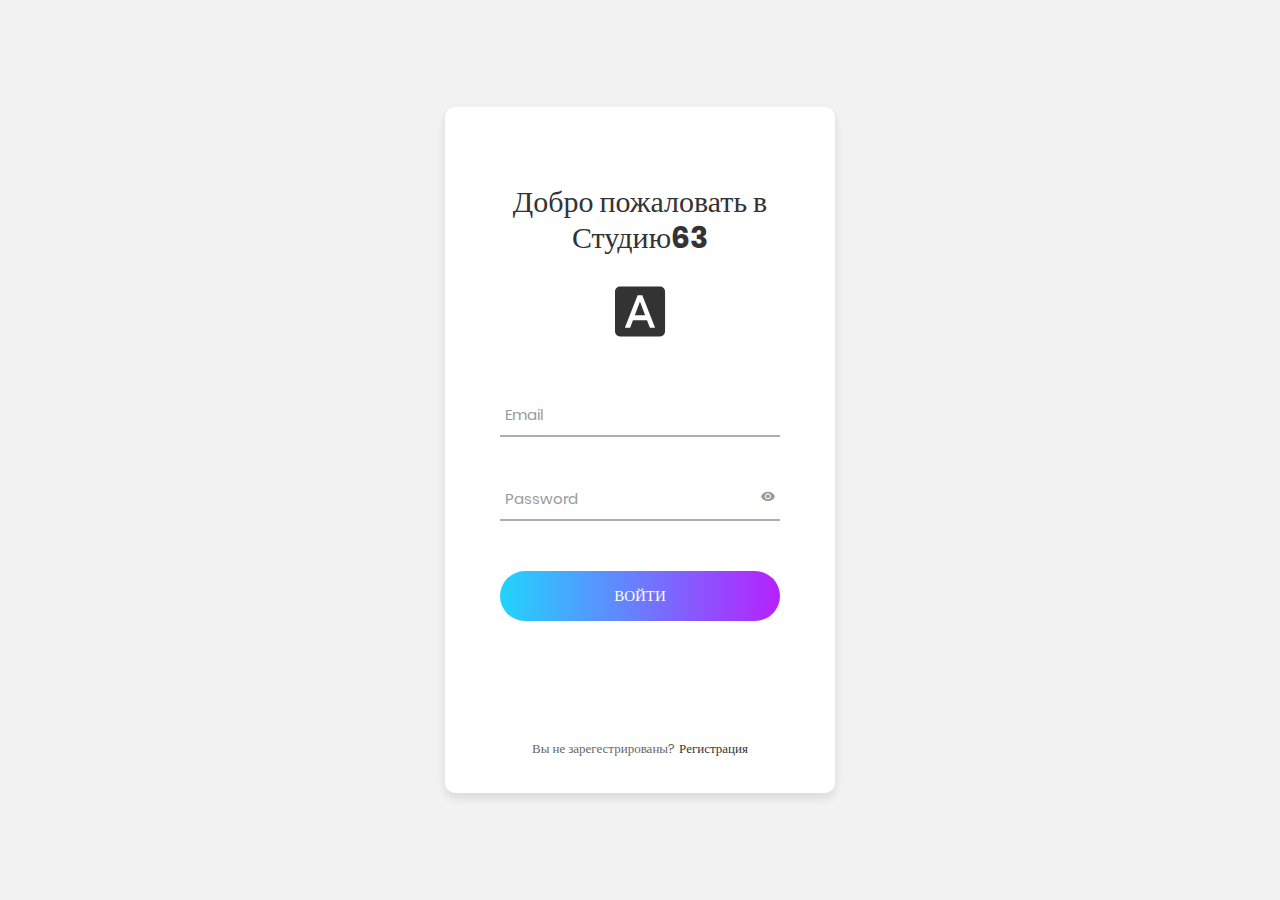
<file: pages/Login_v2/index.html>
<!DOCTYPE html>
<html lang="en">
<head>
	<title>Login V2</title>
	<meta charset="UTF-8">
	<meta name="viewport" content="width=device-width, initial-scale=1">
<!--===============================================================================================-->	
	<link rel="icon" type="image/png" href="images/icons/favicon.ico"/>
<!--===============================================================================================-->
	<link rel="stylesheet" type="text/css" href="vendor/bootstrap/css/bootstrap.min.css">
<!--===============================================================================================-->
	<link rel="stylesheet" type="text/css" href="fonts/font-awesome-4.7.0/css/font-awesome.min.css">
<!--===============================================================================================-->
	<link rel="stylesheet" type="text/css" href="fonts/iconic/css/material-design-iconic-font.min.css">
<!--===============================================================================================-->
	<link rel="stylesheet" type="text/css" href="vendor/animate/animate.css">
<!--===============================================================================================-->	
	<link rel="stylesheet" type="text/css" href="vendor/css-hamburgers/hamburgers.min.css">
<!--===============================================================================================-->
	<link rel="stylesheet" type="text/css" href="vendor/animsition/css/animsition.min.css">
<!--===============================================================================================-->
	<link rel="stylesheet" type="text/css" href="vendor/select2/select2.min.css">
<!--===============================================================================================-->	
	<link rel="stylesheet" type="text/css" href="vendor/daterangepicker/daterangepicker.css">
<!--===============================================================================================-->
	<link rel="stylesheet" type="text/css" href="css/util.css">
	<link rel="stylesheet" type="text/css" href="css/main.css">
<!--===============================================================================================-->
</head>
<body>
	
	<div class="limiter">
		<div class="container-login100">
			<div class="wrap-login100">
				<form class="login100-form validate-form">
					<span class="login100-form-title p-b-26">
						Добро пожаловать
						в Студию63
					</span>
					<span class="login100-form-title p-b-48">
						<i class="zmdi zmdi-font"></i>
					</span>

					<div class="wrap-input100 validate-input" data-validate = "Valid email is: a@b.c">
						<input class="input100" type="text" name="email">
						<span class="focus-input100" data-placeholder="Email"></span>
					</div>

					<div class="wrap-input100 validate-input" data-validate="Enter password">
						<span class="btn-show-pass">
							<i class="zmdi zmdi-eye"></i>
						</span>
						<input class="input100" type="password" name="pass">
						<span class="focus-input100" data-placeholder="Password"></span>
					</div>

					<div class="container-login100-form-btn">
						<div class="wrap-login100-form-btn">
							<div class="login100-form-bgbtn"></div>
							<button class="login100-form-btn">
								Войти
							</button>
						</div>
					</div>

					<div class="text-center p-t-115">
						<span class="txt1">
							Вы не зарегестрированы?
						</span>

						<a class="txt2" href="#">
							Регистрация
						</a>
					</div>
				</form>
			</div>
		</div>
	</div>
	

	<div id="dropDownSelect1"></div>
	
<!--===============================================================================================-->
	<script src="vendor/jquery/jquery-3.2.1.min.js"></script>
<!--===============================================================================================-->
	<script src="vendor/animsition/js/animsition.min.js"></script>
<!--===============================================================================================-->
	<script src="vendor/bootstrap/js/popper.js"></script>
	<script src="vendor/bootstrap/js/bootstrap.min.js"></script>
<!--===============================================================================================-->
	<script src="vendor/select2/select2.min.js"></script>
<!--===============================================================================================-->
	<script src="vendor/daterangepicker/moment.min.js"></script>
	<script src="vendor/daterangepicker/daterangepicker.js"></script>
<!--===============================================================================================-->
	<script src="vendor/countdowntime/countdowntime.js"></script>
<!--===============================================================================================-->
	<script src="js/main.js"></script>

</body>
</html>
</file>
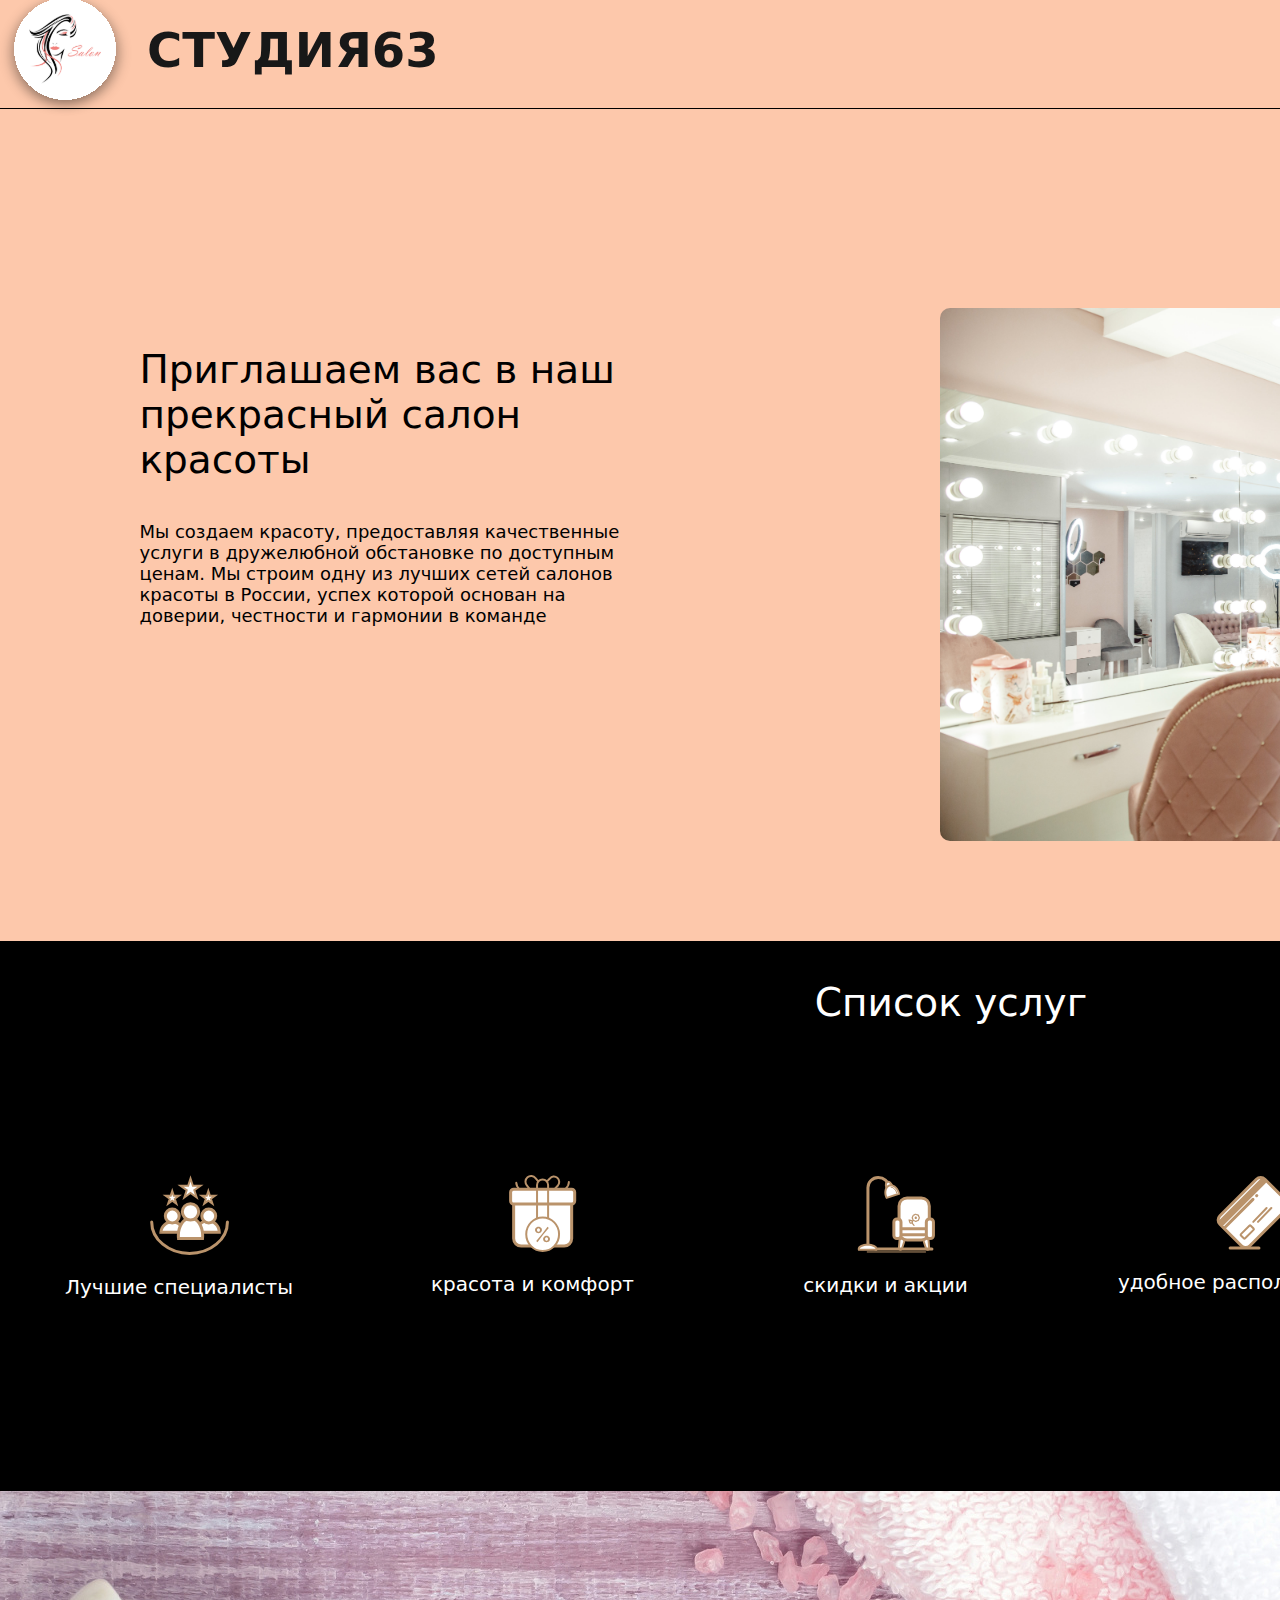
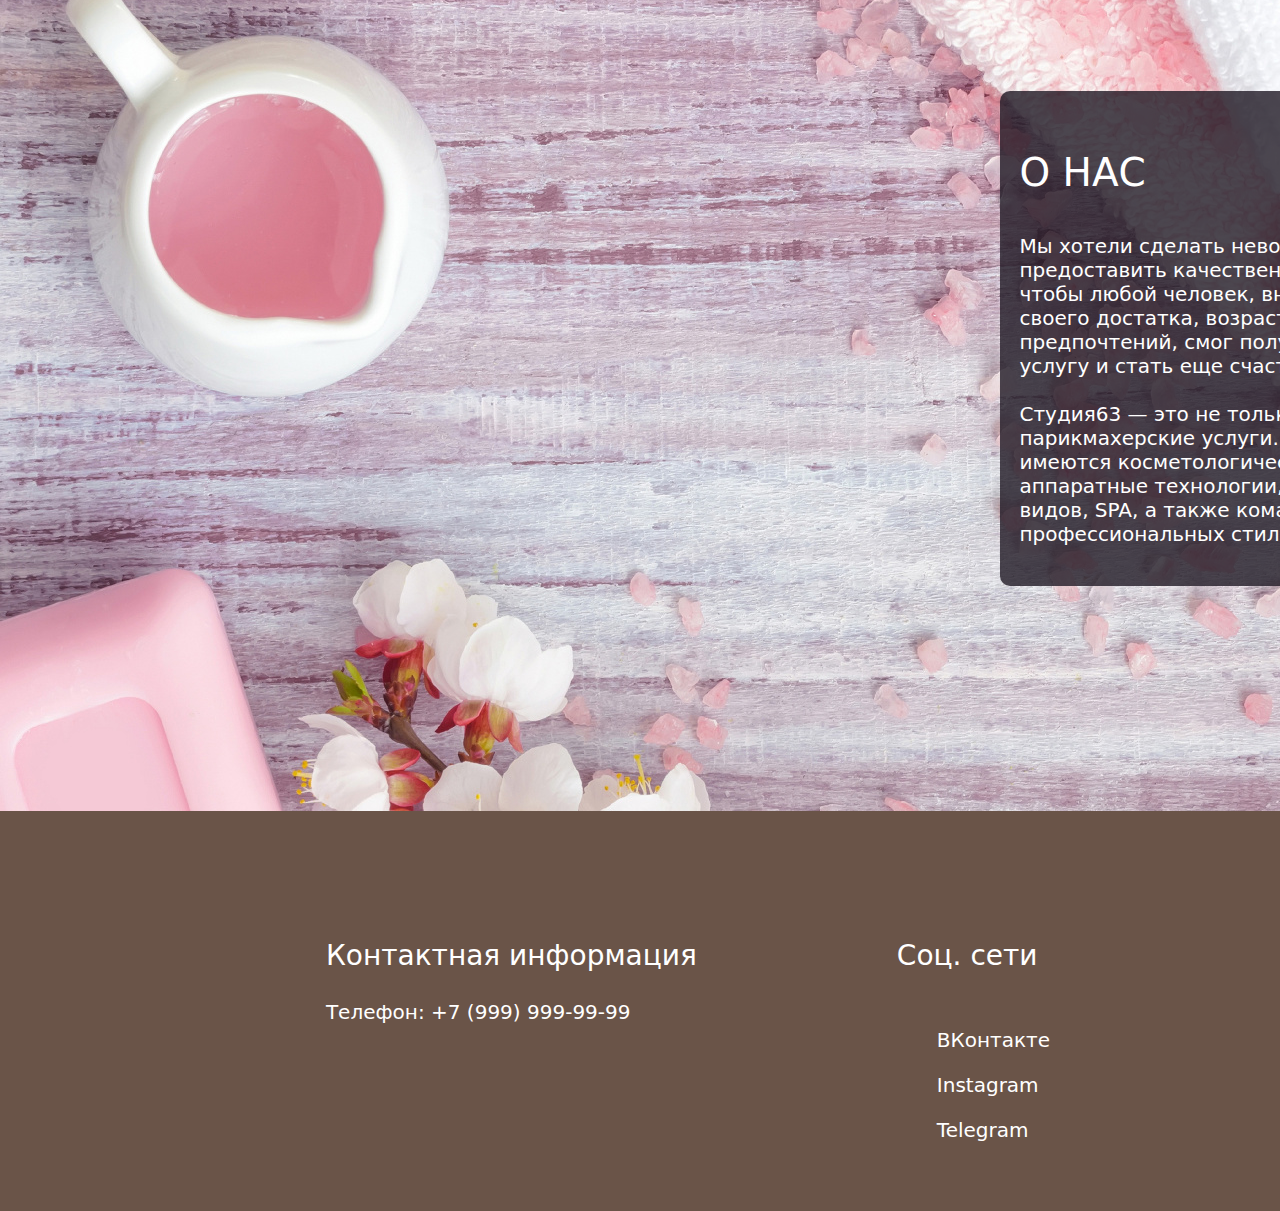
<file: App.html>
<html>
    <head>
        <meta charset="utf-8" />
      <title>
         Студия63
      </title>
        <link rel="stylesheet" type="text/css" href="header.css" />
        <link rel="stylesheet" type="text/css" href="aboutUs.css" />
    </head>
    <body>
        <div class="header">
            <div class="container">
                <div class="header__logo">
                    <img  src="assets/img/logo.svg" alt="Beauty Saloon"/>
                    <div>
                        <h1>Студия63</h1>
                    </div>
                </div>
                <div class="header__menu">
                    <a href="#">Меню</a>
                    <a href="#">Регистрация</a>
                </div>
            </div>
        </div>
       
        <div class="about__us">
            <div class="post__one">
                <div class="text1">
                <p>Приглашаем вас в наш прекрасный салон красоты</p>
                <p>Мы создаем красоту, предоставляя качественные услуги в дружелюбной обстановке по доступным ценам. 
                    Мы строим одну из лучших сетей салонов красоты в России, 
                    успех которой основан на доверии, честности и гармонии в команде</p>
                </div>
                <img src="./assets/img/imgForAboutUsOne.JPG" width="800px" alt="">
            </div>
            <div class="price__list">
                <p>Список услуг</p>
                <div class="price__list__ul">
                    <div class="price__list__item__one">
                        <img src="./assets/img/specialists.svg" alt="">
                        <p>Лучшие специалисты</p>
                    </div>
                    <div class="price__list__item__two">
                        <img src="./assets/img/acii.svg" alt="">
                        <p>красота и комфорт</p>
                    </div>
                    <div class="price__list__item__three">
                        <img src="./assets/img/krasota.svg" alt="">
                        <p>скидки и акции</p>
                    </div>
                    <div class="price__list__item__four">
                        <img src="./assets/img/card.svg" alt="">
                        <p>удобное расположение</p>
                    </div>
                    <div class="price__list__item__five">
                        <img src="./assets/img/location.svg" alt="">
                        <p>доступные цены</p>
                    </div>
                </div>
            </div>
            <div class="about">
                <div class="about__us__text">
                    <p>О НАС</p>
                    <p>Мы хотели сделать невозможное — предоставить качественный сервис каждому, чтобы любой человек, вне зависимости от своего достатка, 
                        возраста, вкусовых предпочтений, смог получить качественную услугу и стать еще счастливее.
                        <br><br>
                        Студия63 — это не только салонные парикмахерские услуги.
                        В нашем арсенале имеются косметологические процедуры, аппаратные технологии, массажи различных видов, SPA,
                        а также команда профессиональных стилистов.</p>
                </div>
            </div>
            <div class="footer">
                <div class="info">
                    <div class="contacs">
                        <p>Контактная информация</p>
                        <p>Телефон: +7 (999) 999-99-99</p>
                    </div>
                    <div class="social">
                        <p>Соц. сети</p>
                        <ul>
                            <li><a href="https://vk.com" target="_blank">ВКонтакте</a></li>
                            <li><a href="https://instagram.com" target="_blank">Instagram</a></li>
                            <li><a href="https://web.telegram.org" target="_blank">Telegram</a></li>
                        </ul>   
                    </div>
                </div>
            </div>
        </div>
    </body>
</html>
</file>
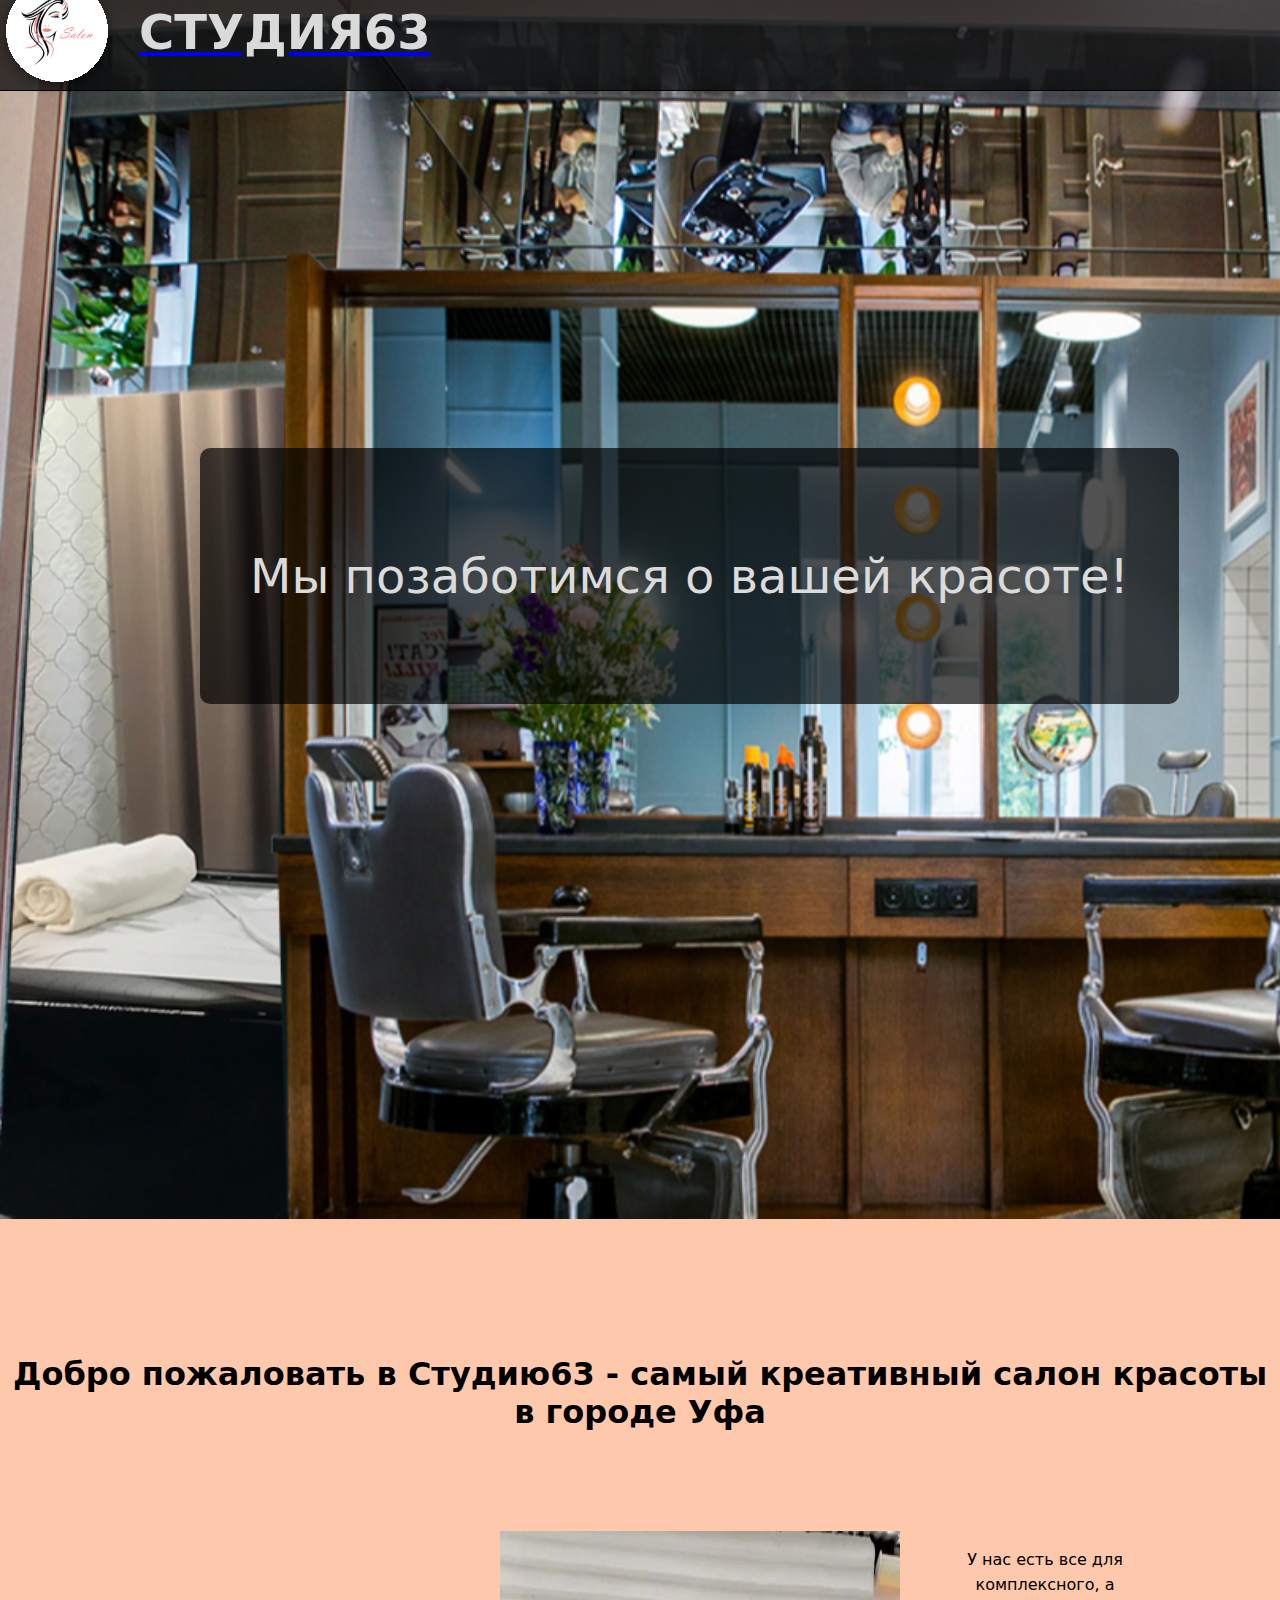
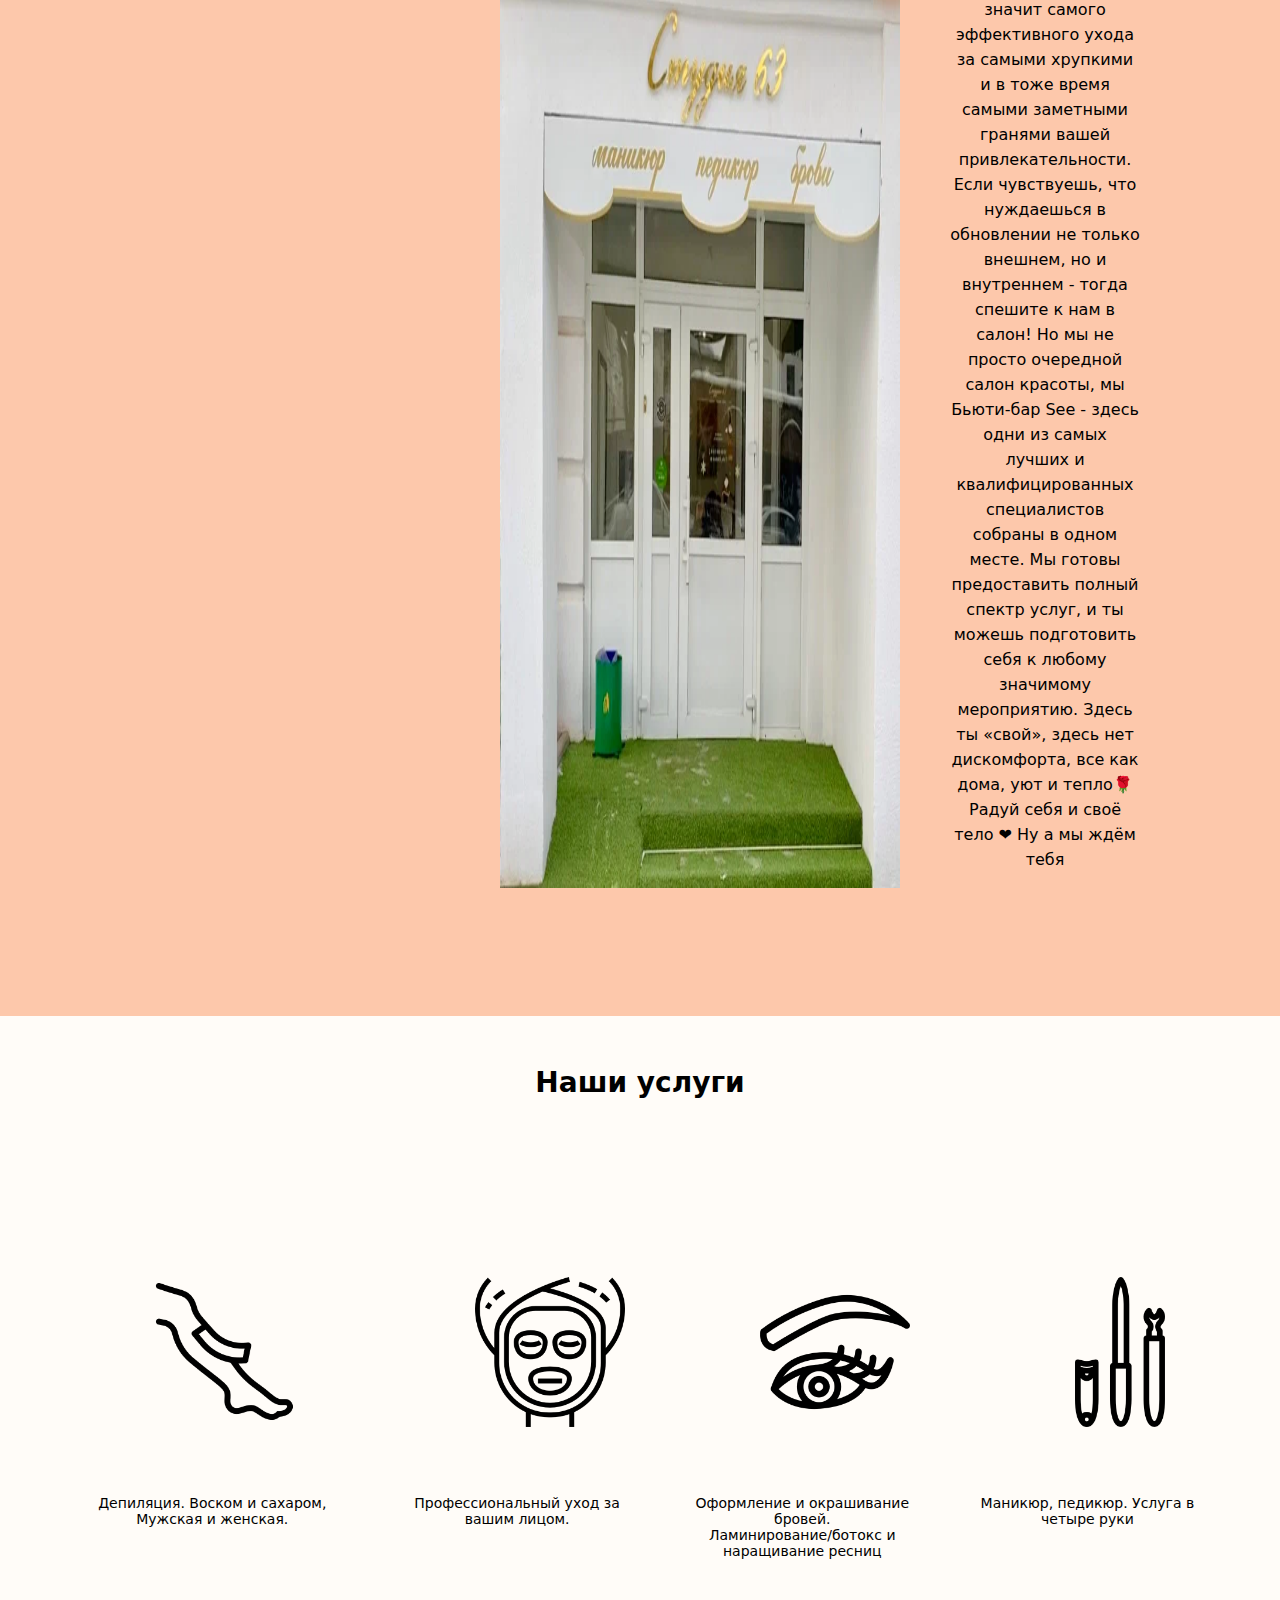
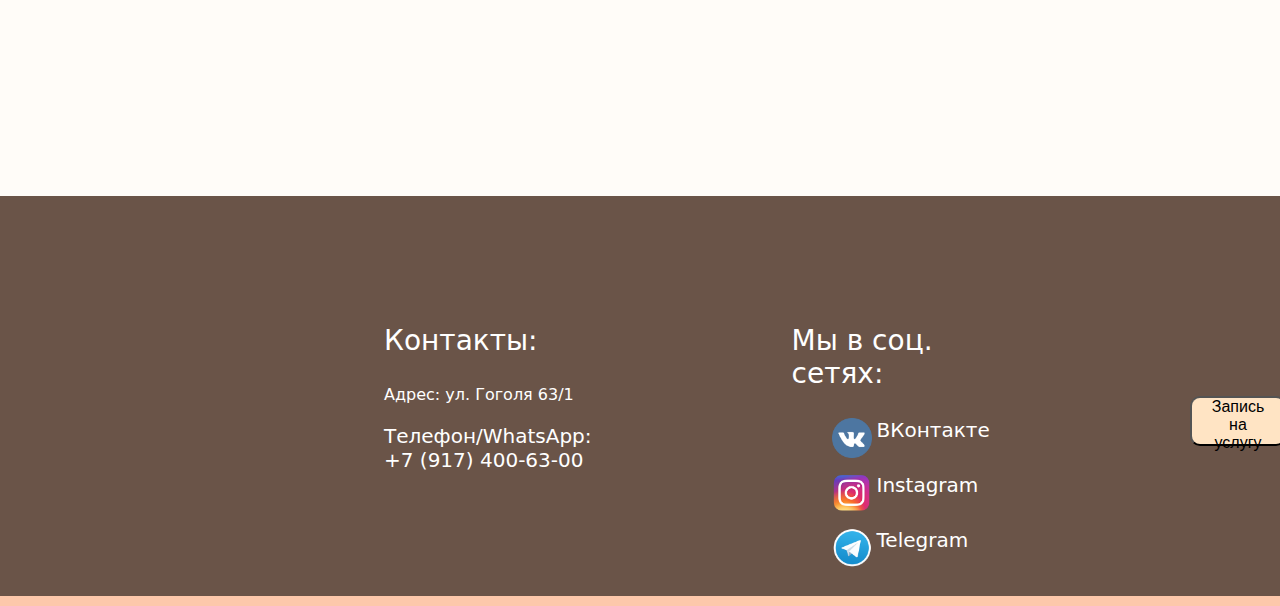
<file: pages/Menu.html>
<!DOCTYPE html>
<html lang="en">
<head>
    <link rel="stylesheet" type="text/css" href="../header.css" />
    <link rel="stylesheet" href="../footer.css">
    <link rel="stylesheet" href="Menu.css">
    <link rel="stylesheet" href="../scroll.css">
    <meta charset="UTF-8">
    <meta http-equiv="X-UA-Compatible" content="IE=edge">
    <meta name="viewport" content="width=device-width, initial-scale=1.0">
    <title>Студия63</title>
    <script src="../Scroll.js"></script>
</head>
<body>
    <div class="header">
        <div class="container">
            <a href="../App.html">
            <div class="header__logo">
                <img  src="../assets/img/logo.svg" alt="Beauty Saloon"/>
                <div>
                    <h1>Студия63</h1>
                </div>
            </div>
            </a>
            <div class="header__menu">
                <a href="#Menu">Меню</a>
                <a href="#about">О&nbspнас</a>
                <a href="#services">Услуги&nbspи&nbspцены</a>
                <a href="#footer">Контакты</a>
                <a href="Registration.html">Регистрация</a>
            </div>
        </div>
    </div>
    <div id="Menu" class="welcome">
        <img src="../assets/img/backgroundMenu.jpg" alt="">
        <p>Мы позаботимся о вашей красоте!</p>
    </div>
    <div id="about" class="about__us">
        <h1>Добро пожаловать в Студию63 - самый креативный салон красоты в городе Уфа</h1>
        <div class="description">
            <img src="../assets/img/Studio63.jpg" width="400px" alt="">
            <p>У нас есть все для комплексного, а значит самого эффективного ухода за самыми хрупкими и в тоже время самыми заметными гранями вашей привлекательности. 
                Если чувствуешь, что нуждаешься в обновлении не только внешнем, но и внутреннем - тогда спешите к нам в салон! Но мы не просто очередной салон красоты, 
                мы Бьюти-бар See - здесь одни из самых лучших и квалифицированных специалистов собраны в одном месте. Мы готовы предоставить полный спектр услуг, 
                и ты можешь подготовить себя к любому значимому мероприятию. Здесь ты «свой», здесь нет дискомфорта, все как дома, уют и тепло🌹 
                Радуй себя и своё тело ❤ Ну а мы ждём тебя</p>
        </div>
    </div>
    <div id="services" class="our__services">
        <p>Наши услуги</p>
        <div class="services__wrapper">
            <div class="service_one" onclick="document.location='./Services.html#depil'">
                <img src="../assets/img/depil.png" alt="">
                <p>Депиляция. Воском и сахаром, Мужская и женская.</p>
            </div>
            <div class="service_two">
                <img src="../assets/img/cosmet.png" alt="" onclick="document.location='./Services.html#cosmet'">
                <p>Профессиональный уход за вашим лицом.</p>
            </div>
            <div class="service_three">
                <img src="../assets/img/brovki.png" alt="" onclick="document.location='./Services.html#brovi'">
                <p>Оформление и окрашивание бровей. <br>Ламинирование/ботокс и наращивание ресниц</p>
            </div>
            <div class="service_four">
                <img src="../assets/img/nogti.png" alt="" onclick="document.location='./Services.html#manik'">
                <p>Маникюр, педикюр. Услуга в четыре руки</p>
            </div>
        </div>
    </div>
    <div id="footer" class="footer">
        <div class="info">
            <div class="contacs">
                <p>Контакты:</p>
                <p>Адрес: ул. Гоголя 63/1</p>
                <p>Телефон/WhatsApp: +7 (917) 400-63-00</p>
            </div>
            <div class="social">
                <p>Мы в соц. сетях:</p>
                <ul>
                    <li>    <img src="../assets/img/vk.png" alt="" width="40px"><a href="https://vk.com/studio63_ufa" target="_blank">ВКонтакте</a></li>
                    <li><img src="../assets/img/instagram.png" alt="" width="40px"><a href="https://instagram.com/studio63_ufa?igshid=YmMyMTA2M2Y=" target="_blank">Instagram</a></li>
                    <li><img src="../assets/img/telegram.png" alt="" width="40px"><a href="https://t.me/studio63_ufa" target="_blank">Telegram</a></li>
                </ul>   
            </div>
            <button>Запись на услугу</button>
        </div>
    </div>
</body>
</html>
</file>
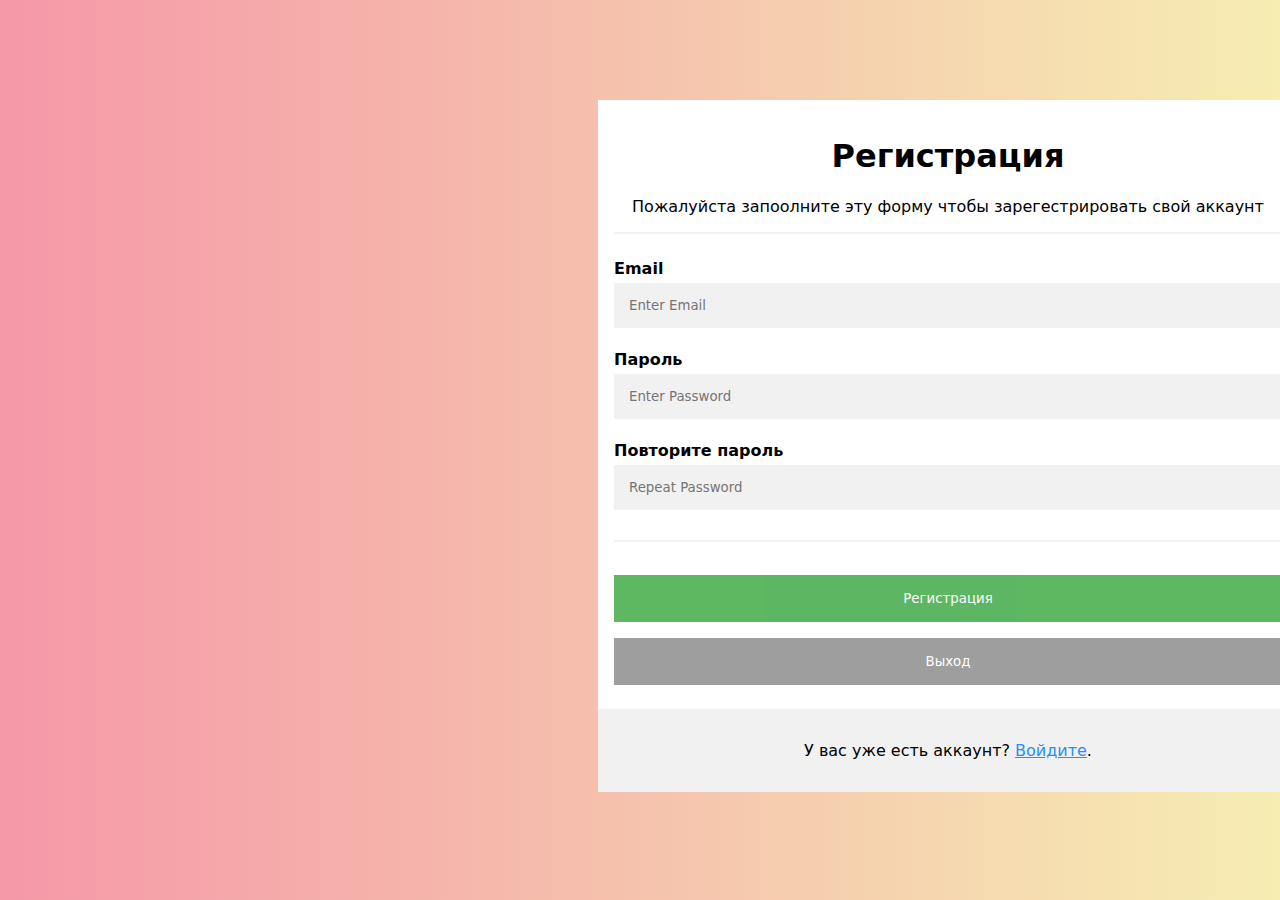
<file: pages/Registration.html>
<!DOCTYPE html>
<html lang="en">
<head>
    <meta charset="UTF-8">
    <meta http-equiv="X-UA-Compatible" content="IE=edge">
    <meta name="viewport" content="width=device-width, initial-scale=1.0">
    <title>Document</title>
    <link rel="stylesheet" href="Registration.css">
</head>
<body>
    <form action="../App.html">
        <div class="container">
          <h1>Регистрация</h1>
          <p>Пожалуйста запоолните эту форму чтобы зарегестрировать свой аккаунт</p>
          <hr>
      
          <label for="email"><b>Email</b></label>
          <input type="text" placeholder="Enter Email" name="email" required>
      
          <label for="psw"><b>Пароль</b></label>
          <input type="password" placeholder="Enter Password" name="psw" required>
      
          <label for="psw-repeat"><b>Повторите пароль</b></label>
          <input type="password" placeholder="Repeat Password" name="psw-repeat" required>
          <hr>
          <button type="submit" class="registerbtn">Регистрация</button>
          <button onclick="document.location='../App.html'" class="closebtn">Выход</button>
        </div>
      
        <div class="container signin">
          <p>У вас уже есть аккаунт? <a href="#">Войдите</a>.</p>
        </div>
      </form>
</body>
</html>
</file>
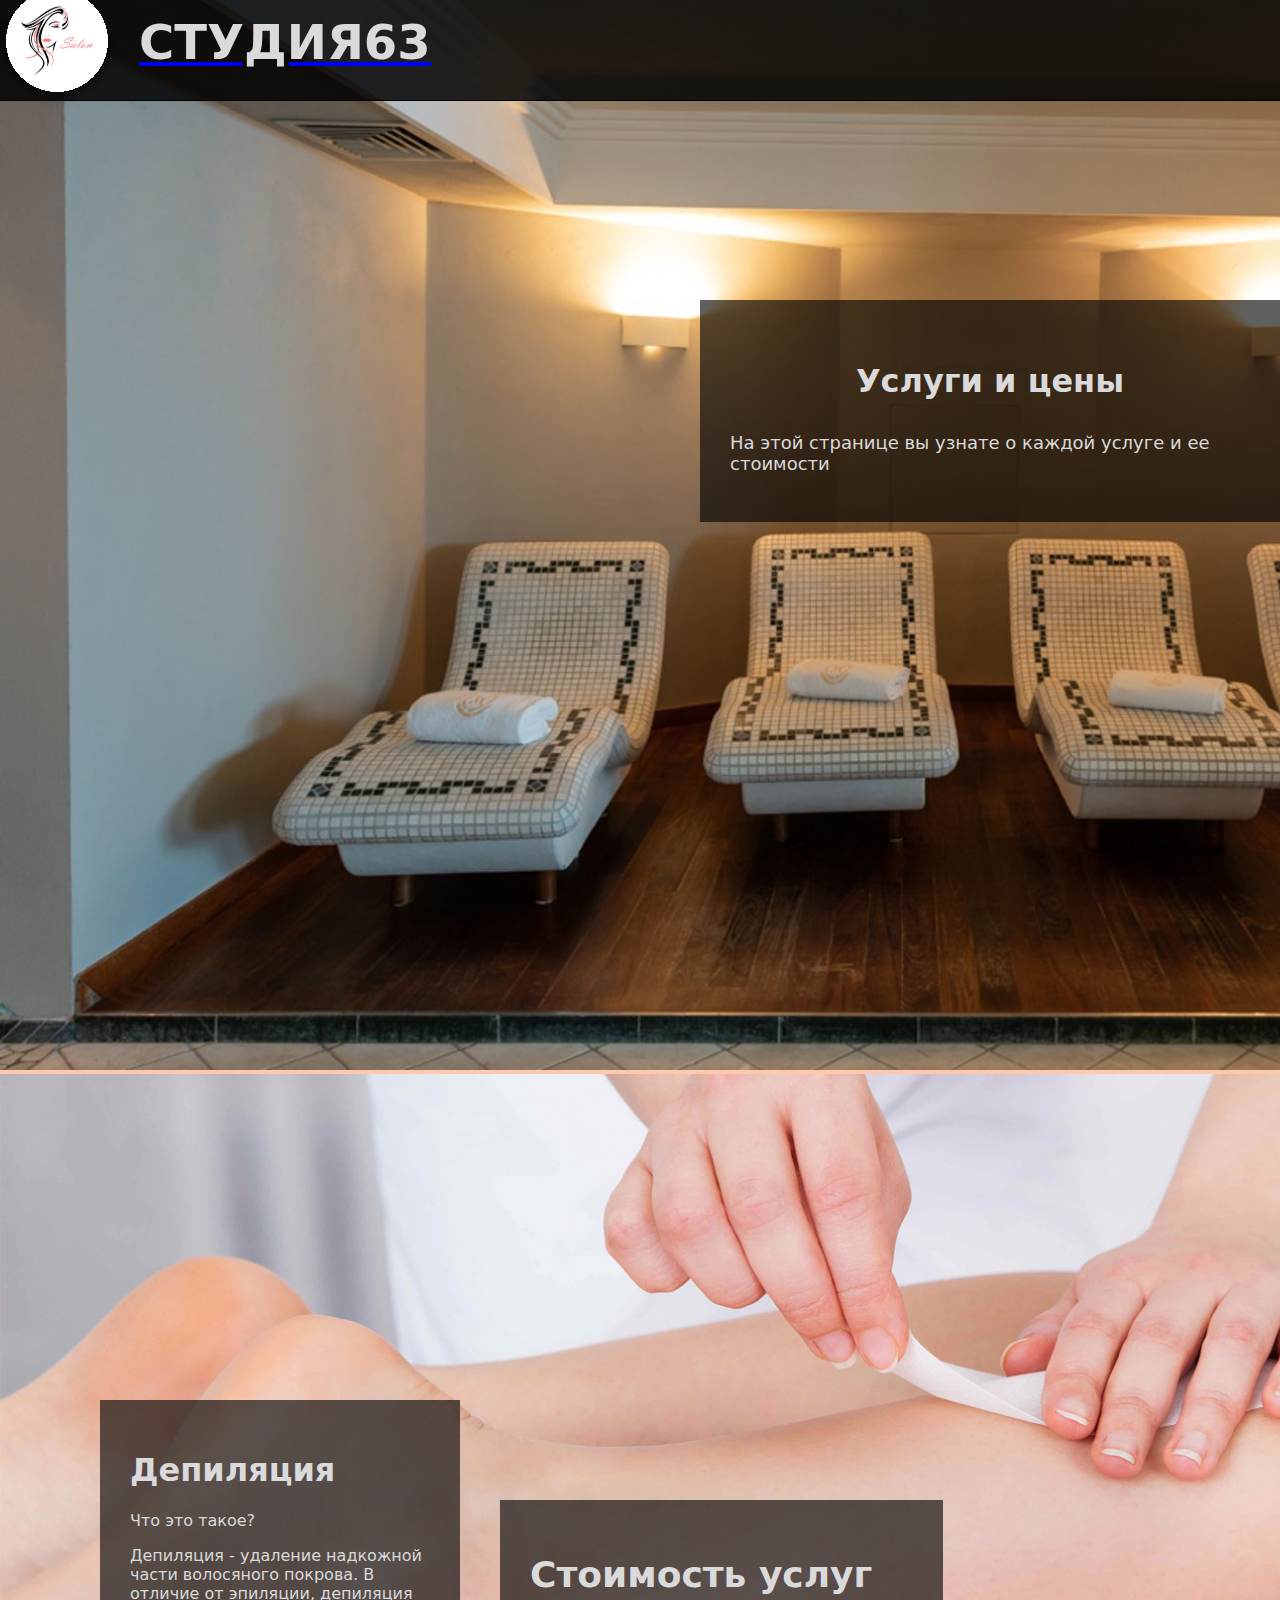
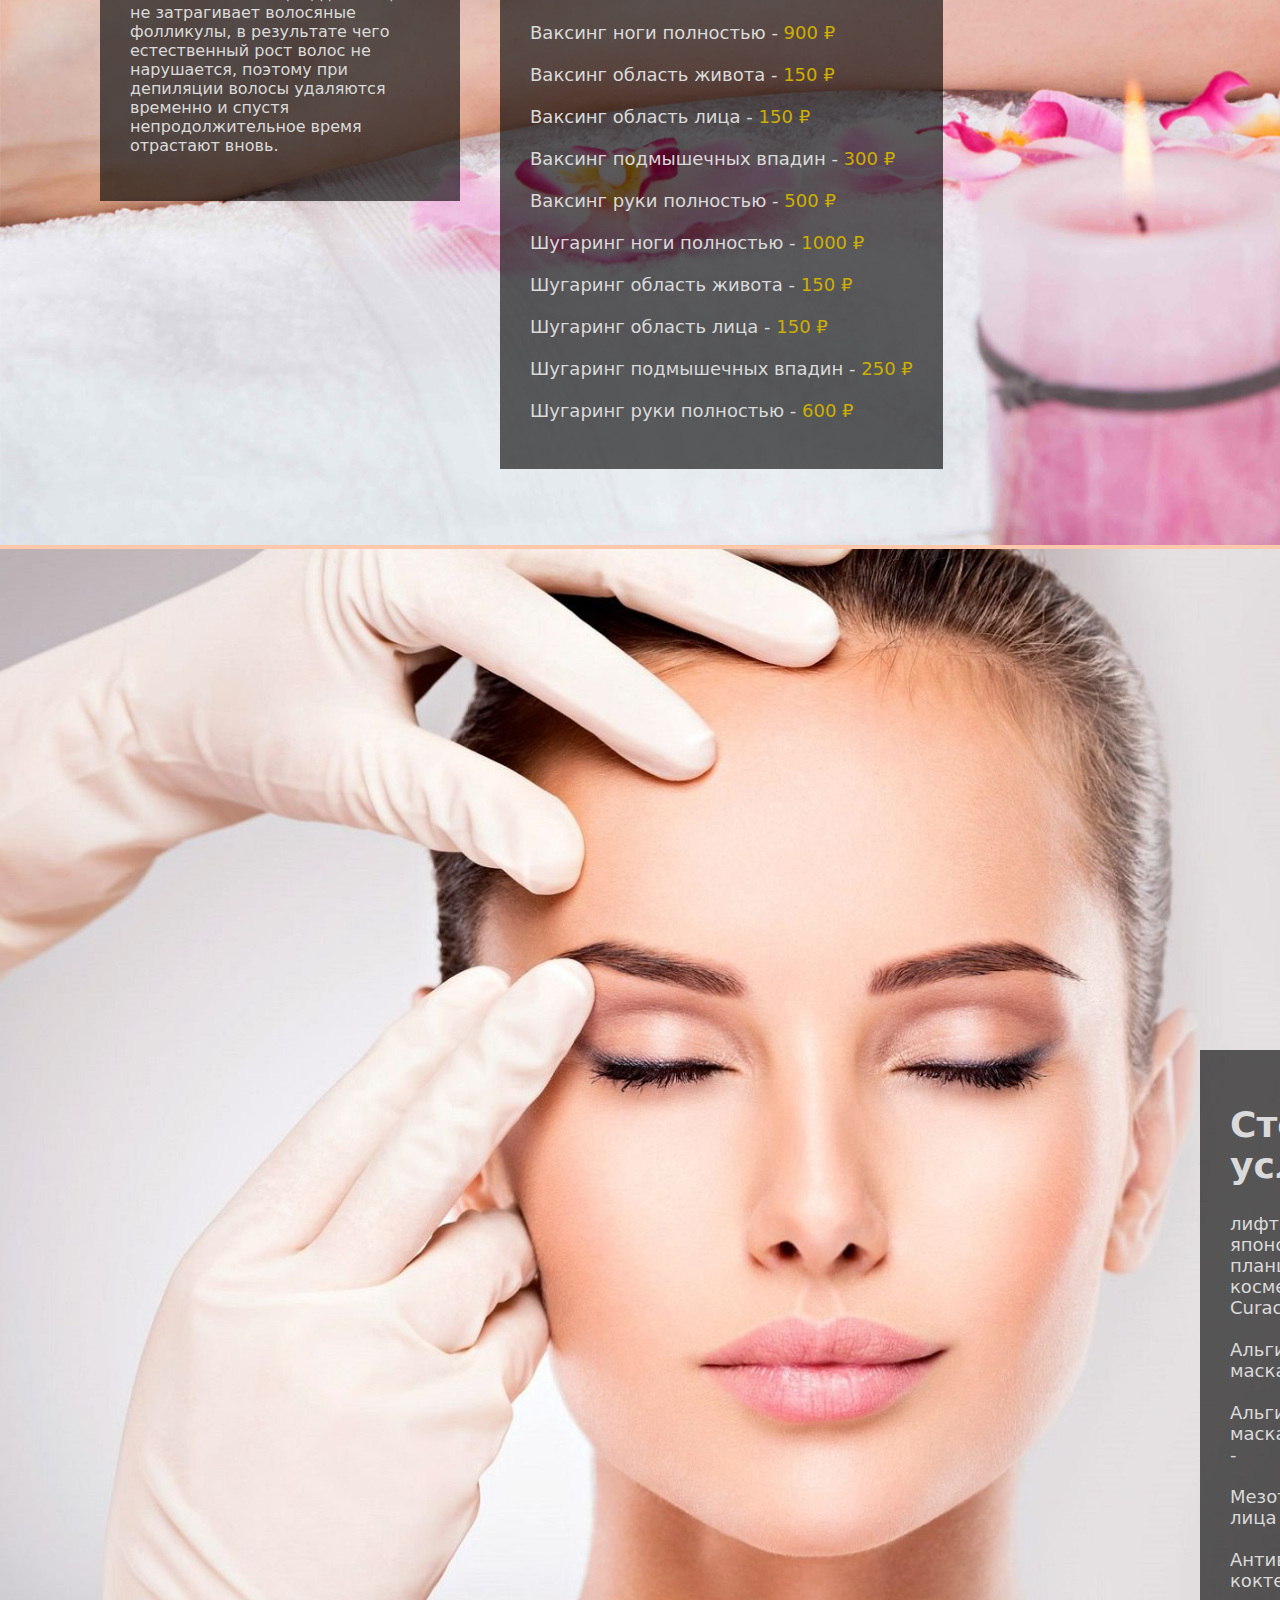
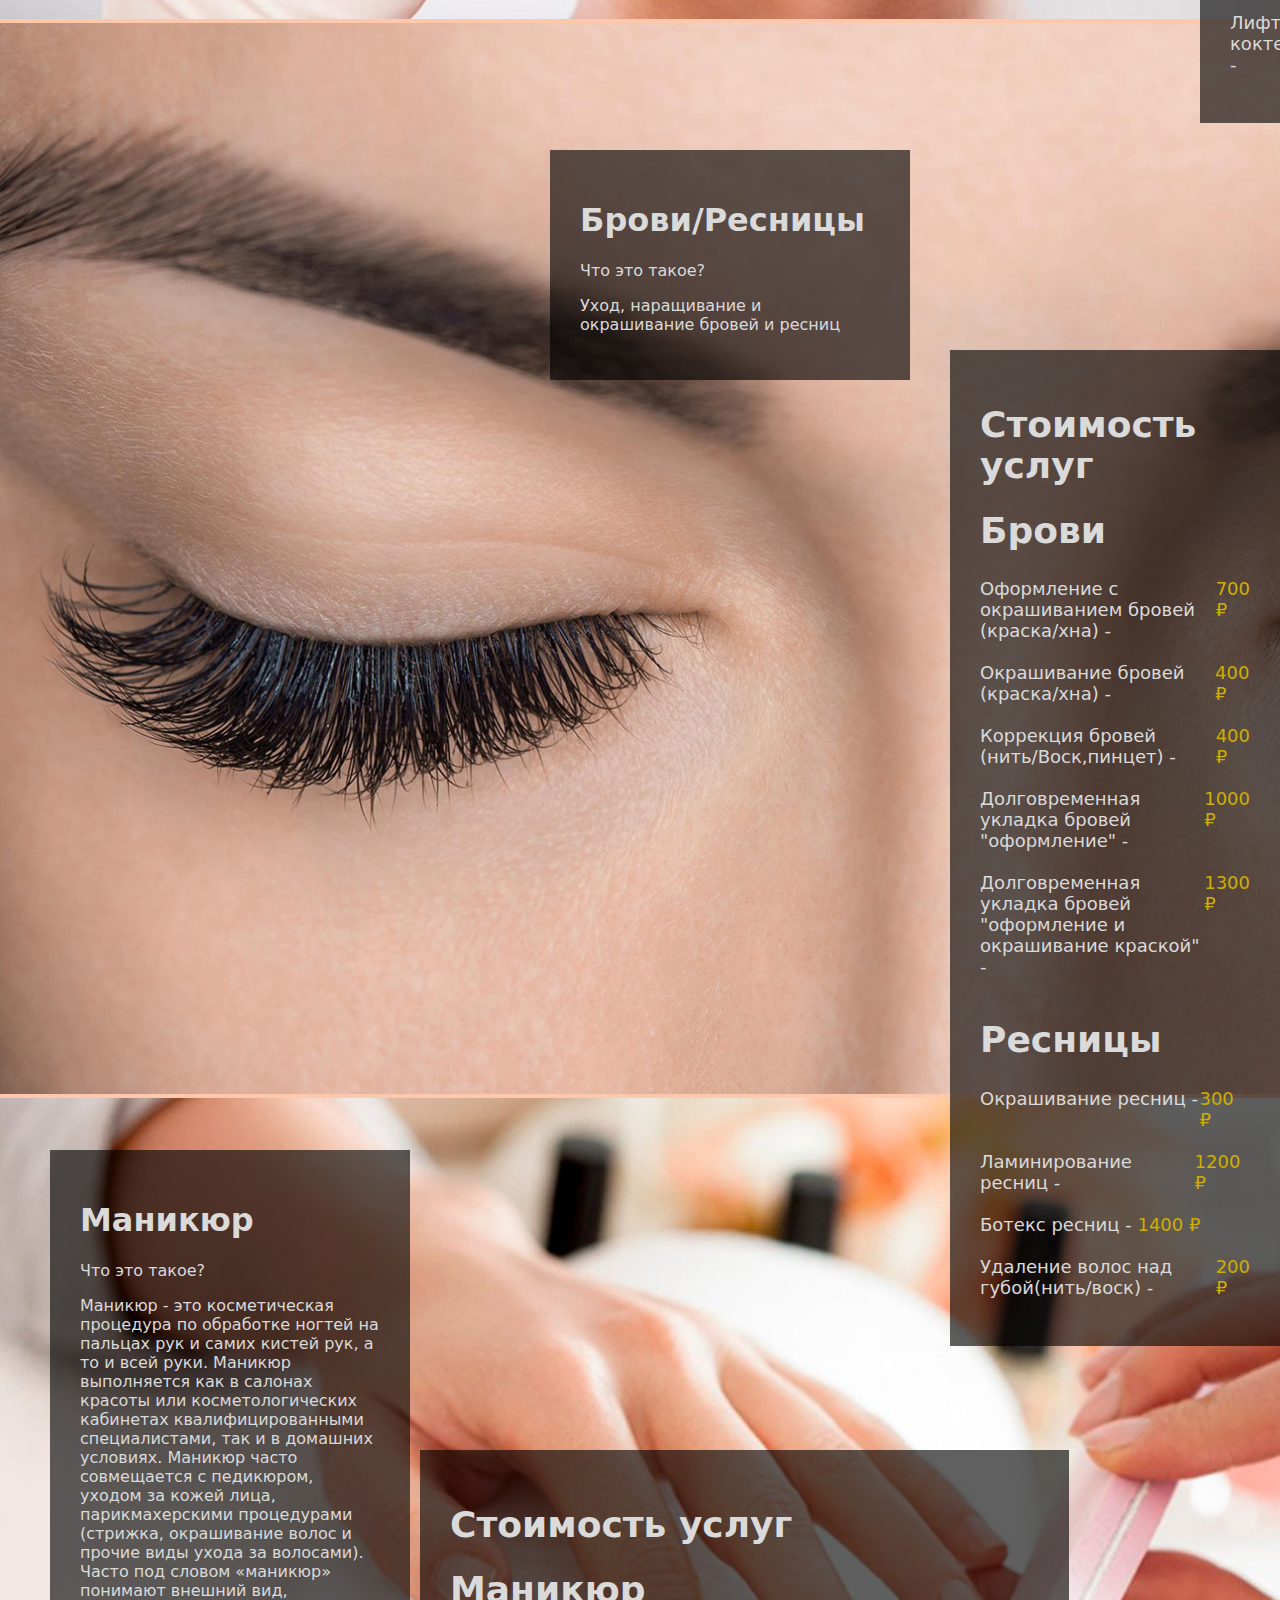
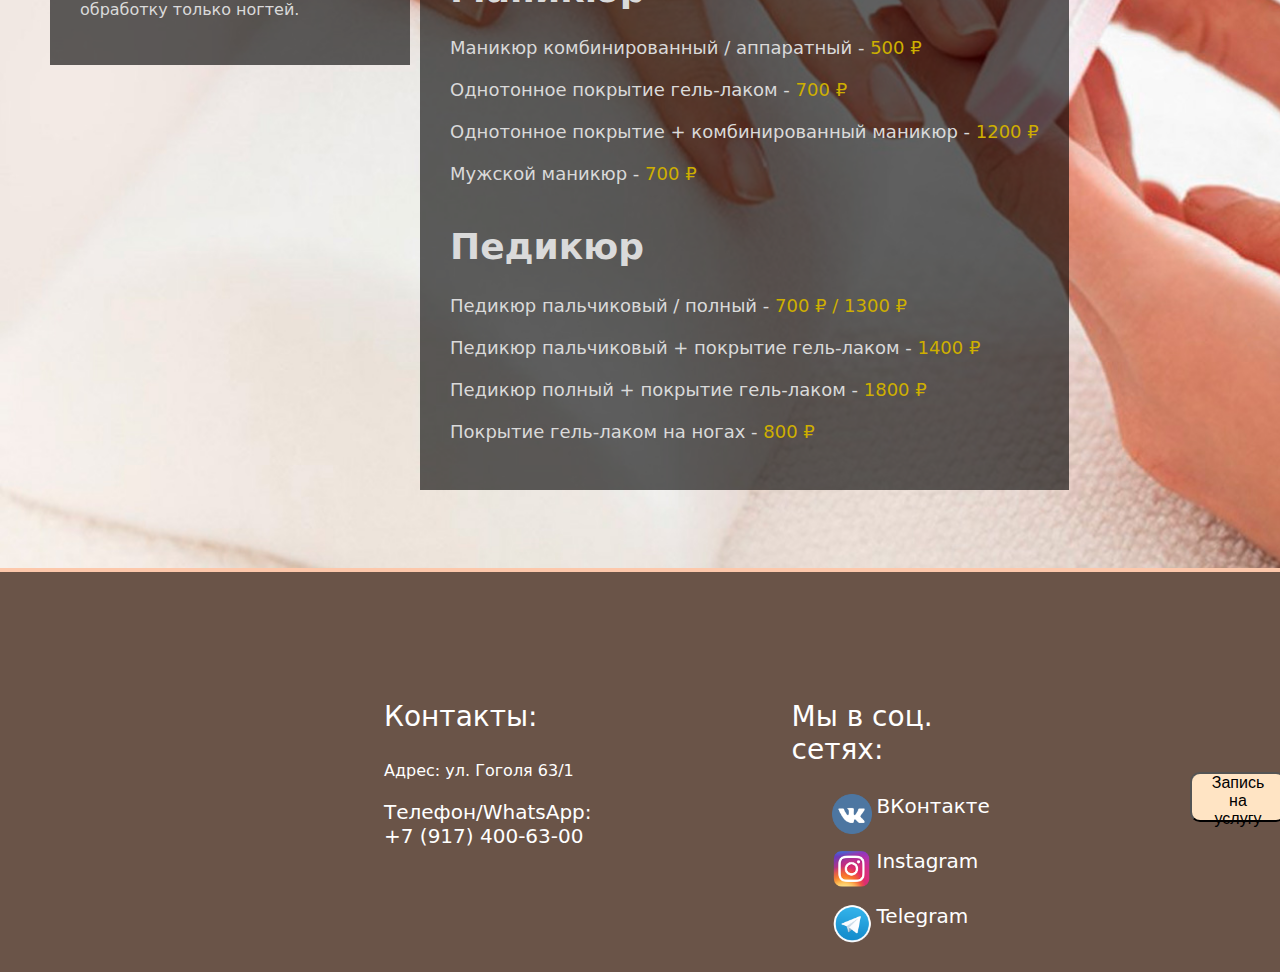
<file: pages/Services.html>
<!DOCTYPE html>
<html lang="en">
<head>
    <meta charset="UTF-8">
    <meta http-equiv="X-UA-Compatible" content="IE=edge">
    <meta name="viewport" content="width=device-width, initial-scale=1.0">
    <title>Студия63</title>
    <link rel="stylesheet" href="../header.css">
    <link rel="stylesheet" href="../footer.css">
    <link rel="stylesheet" href="../scroll.css">
    <link rel="stylesheet" href="Services.css">
    <style>
        body{
            margin: 0 0 0 0;
        }
    </style>
</head>
<body>
    <div class="header">
        <div class="container">
            <a href="../App.html">
            <div class="header__logo">
                <img  src="../assets/img/logo.svg" alt="Beauty Saloon"/>
                <div>
                    <h1>Студия63</h1>
                </div>
            </div>
            </a>
            <div class="header__menu">
                <a href="Menu.html">Меню</a>
                <a href="Menu.html#about">О&nbspнас</a>
                <a href="Menu.html#services">Услуги&nbspи&nbspцены</a>
                <a href="#footer">Контакты</a>
                <a href="Registration.html">Регистрация</a>
            </div>
        </div>
    </div>
    <div class="servicesAndPrices">
        <img src="../assets/img/servicesAndPricesBackground.jpg" width="1903px" alt="">
        <div class="servicesAndPrices__text">
            <p>Услуги и цены</p>
            <p>На этой странице вы узнате о каждой услуге и ее стоимости</p>
        </div>
    </div>
    <div id="depil" class="depilDiv">
            <img src="../assets/img/depilBackground.jpg" width="1903px" alt="">
            <div class="depilDiv__text">
                <h1>Депиляция</h1>
                <p>Что это такое?</p>
                <p>Депиляция - удаление надкожной части волосяного покрова. В отличие от эпиляции, депиляция не затрагивает волосяные фолликулы, 
                в результате чего естественный рост волос не нарушается, 
                поэтому при депиляции волосы удаляются временно и спустя непродолжительное время отрастают вновь.</p>
            </div>
            <div class="depilDiv__priceList">
                <h1>Стоимость услуг</h1>
                <div>
                    <p>Ваксинг ноги полностью -&nbsp</p>
                    <p class="depilDiv__priceList__priceText">900 ₽</p>
                </div>
                <div>
                    <p>Ваксинг область живота -&nbsp</p>
                    <p class="depilDiv__priceList__priceText">150 ₽</p>
                </div>
                <div>
                    <p>Ваксинг область лица -&nbsp</p>
                    <p class="depilDiv__priceList__priceText">150 ₽</p>
                </div>
                <div>
                    <p>Ваксинг подмышечных впадин -&nbsp</p>
                    <p class="depilDiv__priceList__priceText">300 ₽</p>
                </div>
                <div>
                    <p>Ваксинг руки полностью -&nbsp</p>
                    <p class="depilDiv__priceList__priceText">500 ₽</p>
                </div>
                <div>
                    <p>Шугаринг ноги полностью -&nbsp</p>
                    <p class="depilDiv__priceList__priceText">1000 ₽</p>
                </div>
                <div>
                    <p>Шугаринг область живота -&nbsp</p>
                    <p class="depilDiv__priceList__priceText">150 ₽</p>
                </div>
                <div>
                    <p>Шугаринг область лица -&nbsp</p>
                    <p class="depilDiv__priceList__priceText">150 ₽</p>
                </div>
                <div>
                    <p>Шугаринг подмышечных впадин -&nbsp</p>
                    <p class="depilDiv__priceList__priceText">250 ₽</p>
                </div>
                <div>
                    <p>Шугаринг руки полностью -&nbsp</p>
                    <p class="depilDiv__priceList__priceText">600 ₽</p>
                </div>
            </div>
    </div>
    <div id="cosmet" class="cosmetDiv">
        <img src="../assets/img/cosmetBackground.jpg" width="1903px" alt="">
        <div class="cosmetDiv__text">
            <h1>Косметология</h1>
            <p>Что это такое?</p>
            <p>Косметология - это  лечение и восстановление эстетических проблем кожи лица</p>
        </div>
        <div class="cosmetDiv__priceList">
            <h1>Стоимость услуг</h1>
            <div>
                <p>лифтинг - японская планцентарная косметика Curacen 2ml -&nbsp</p>
                <p class="depilDiv__priceList__priceText">10000 ₽</p>
            </div>
            <div>
                <p>Альгинатная маска -&nbsp</p>
                <p class="depilDiv__priceList__priceText">900 ₽</p>
            </div>
            <div>
                <p>Альгинатная маска+сыворотка -&nbsp</p>
                <p class="depilDiv__priceList__priceText">1000 ₽</p>
            </div>
            <div>
                <p>Мезотерапия лица TEGODER -&nbsp</p>
                <p class="depilDiv__priceList__priceText">3500 ₽</p>
            </div>
            <div>
                <p>Антивозрастной коктейль -&nbsp</p>
                <p class="depilDiv__priceList__priceText">2900 ₽</p>
            </div>
            <div>
                <p>Лифтинг - коктейль ДМАЕ+ -&nbsp</p>
                <p class="depilDiv__priceList__priceText">3000 ₽</p>
            </div>
        </div>
</div>
<div id="brovi" class="broviDiv">
        <img src="../assets/img/brovkiBackground.jpg" width="1903px" alt="">
        <div class="broviDiv__text">
            <h1>Брови/Ресницы</h1>
            <p>Что это такое?</p>
            <p>Уход, наращивание и окрашивание бровей и ресниц</p>
        </div>
        <div class="broviDiv__priceList">
            <h1>Стоимость услуг</h1>
            <h1>Брови</h1>
            <div>
                
                <p>Оформление с окрашиванием бровей (краска/хна) -&nbsp</p>
                <p class="depilDiv__priceList__priceText">700 ₽</p>
            </div>
            <div>
                <p>Окрашивание бровей (краска/хна) -&nbsp</p>
                <p class="depilDiv__priceList__priceText">400 ₽</p>
            </div>
            <div>
                <p>Коррекция бровей (нить/Воск,пинцет) -&nbsp</p>
                <p class="depilDiv__priceList__priceText">400 ₽</p>
            </div>
            <div>
                <p>Долговременная укладка бровей "оформление" -&nbsp</p>
                <p class="depilDiv__priceList__priceText">1000 ₽</p>
            </div>
            <div>
                <p>Долговременная укладка бровей "оформление и окрашивание краской" -&nbsp</p>
                <p class="depilDiv__priceList__priceText">1300 ₽</p>
            </div>
                <h1>Ресницы</h1>
            <div>
               
                <p>Окрашивание ресниц -&nbsp</p>
                <p class="depilDiv__priceList__priceText">300 ₽</p>
            </div>
            <div>
                <p>Ламинирование ресниц -&nbsp</p>
                <p class="depilDiv__priceList__priceText">1200 ₽</p>
            </div>
            <div>
                <p>Ботекс ресниц -&nbsp</p>
                <p class="depilDiv__priceList__priceText">1400 ₽</p>
            </div>
            <div>
                <p>Удаление волос над губой(нить/воск) -&nbsp</p>
                <p class="depilDiv__priceList__priceText">200 ₽</p>
            </div>
        </div>
</div>
<div id="manik" class="manikDiv">
    <img src="../assets/img/manikBackground.jpg" width="1903px" alt="">
    <div class="manikDiv__text">
        <h1>Маникюр</h1>
        <p>Что это такое?</p>
        <p>Маникюр - это косметическая процедура по обработке ногтей на пальцах рук и самих кистей рук, а то и всей руки. 
            Маникюр выполняется как в салонах красоты или косметологических кабинетах квалифицированными специалистами, 
            так и в домашних условиях. Маникюр часто совмещается с педикюром, уходом за кожей лица, 
            парикмахерскими процедурами (стрижка, окрашивание волос и прочие виды ухода за волосами). 
            Часто под словом «маникюр» понимают внешний вид, обработку только ногтей.</p>
    </div>
    <div class="manikDiv__priceList">
        <h1>Стоимость услуг</h1>
        <h1>Маникюр</h1>
        <div>
            
            <p>Маникюр комбинированный / аппаратный -&nbsp</p>
            <p class="depilDiv__priceList__priceText">500 ₽</p>
        </div>
        <div>
            <p>Однотонное покрытие гель-лаком -&nbsp</p>
            <p class="depilDiv__priceList__priceText">700 ₽</p>
        </div>
        <div>
            <p>Однотонное покрытие + комбинированный маникюр -&nbsp</p>
            <p class="depilDiv__priceList__priceText">1200 ₽</p>
        </div>
        <div>
            <p>Мужской маникюр -&nbsp</p>
            <p class="depilDiv__priceList__priceText">700 ₽</p>
        </div>
            <h1>Педикюр</h1>
        <div>
           
            <p>Педикюр пальчиковый / полный -&nbsp</p>
            <p class="depilDiv__priceList__priceText">700 ₽ / 1300 ₽</p>
        </div>
        <div>
            <p>Педикюр пальчиковый + покрытие гель-лаком -&nbsp</p>
            <p class="depilDiv__priceList__priceText">1400 ₽</p>
        </div>
        <div>
            <p>Педикюр полный + покрытие гель-лаком -&nbsp</p>
            <p class="depilDiv__priceList__priceText">1800 ₽</p>
        </div>
        <div>
            <p>Покрытие гель-лаком на ногах -&nbsp</p>
            <p class="depilDiv__priceList__priceText">800 ₽</p>
        </div>
    </div>
</div>
<div id="footer" class="footer">
    <div class="info">
        <div class="contacs">
            <p>Контакты:</p>
            <p>Адрес: ул. Гоголя 63/1</p>
            <p>Телефон/WhatsApp: +7 (917) 400-63-00</p>
        </div>
        <div class="social">
            <p>Мы в соц. сетях:</p>
            <ul>
                <li>    <img src="../assets/img/vk.png" alt="" width="40px"><a href="https://vk.com/studio63_ufa" target="_blank">ВКонтакте</a></li>
                <li><img src="../assets/img/instagram.png" alt="" width="40px"><a href="https://instagram.com/studio63_ufa?igshid=YmMyMTA2M2Y=" target="_blank">Instagram</a></li>
                <li><img src="../assets/img/telegram.png" alt="" width="40px"><a href="https://t.me/studio63_ufa" target="_blank">Telegram</a></li>
            </ul>   
        </div>
        <button>Запись на услугу</button>
    </div>
</div>
</body>
</html>
</file>
<file: pages/Login_v2/vendor/daterangepicker/daterangepicker.css>
.daterangepicker {
  position: absolute;
  color: inherit;
  background-color: #fff;
  border-radius: 4px;
  width: 278px;
  padding: 4px;
  margin-top: 1px;
  top: 100px;
  left: 20px;
  /* Calendars */ }
  .daterangepicker:before, .daterangepicker:after {
    position: absolute;
    display: inline-block;
    border-bottom-color: rgba(0, 0, 0, 0.2);
    content: ''; }
  .daterangepicker:before {
    top: -7px;
    border-right: 7px solid transparent;
    border-left: 7px solid transparent;
    border-bottom: 7px solid #ccc; }
  .daterangepicker:after {
    top: -6px;
    border-right: 6px solid transparent;
    border-bottom: 6px solid #fff;
    border-left: 6px solid transparent; }
  .daterangepicker.opensleft:before {
    right: 9px; }
  .daterangepicker.opensleft:after {
    right: 10px; }
  .daterangepicker.openscenter:before {
    left: 0;
    right: 0;
    width: 0;
    margin-left: auto;
    margin-right: auto; }
  .daterangepicker.openscenter:after {
    left: 0;
    right: 0;
    width: 0;
    margin-left: auto;
    margin-right: auto; }
  .daterangepicker.opensright:before {
    left: 9px; }
  .daterangepicker.opensright:after {
    left: 10px; }
  .daterangepicker.dropup {
    margin-top: -5px; }
    .daterangepicker.dropup:before {
      top: initial;
      bottom: -7px;
      border-bottom: initial;
      border-top: 7px solid #ccc; }
    .daterangepicker.dropup:after {
      top: initial;
      bottom: -6px;
      border-bottom: initial;
      border-top: 6px solid #fff; }
  .daterangepicker.dropdown-menu {
    max-width: none;
    z-index: 3001; }
  .daterangepicker.single .ranges, .daterangepicker.single .calendar {
    float: none; }
  .daterangepicker.show-calendar .calendar {
    display: block; }
  .daterangepicker .calendar {
    display: none;
    max-width: 270px;
    margin: 4px; }
    .daterangepicker .calendar.single .calendar-table {
      border: none; }
    .daterangepicker .calendar th, .daterangepicker .calendar td {
      white-space: nowrap;
      text-align: center;
      min-width: 32px; }
  .daterangepicker .calendar-table {
    border: 1px solid #fff;
    padding: 4px;
    border-radius: 4px;
    background-color: #fff; }
  .daterangepicker table {
    width: 100%;
    margin: 0; }
  .daterangepicker td, .daterangepicker th {
    text-align: center;
    width: 20px;
    height: 20px;
    border-radius: 4px;
    border: 1px solid transparent;
    white-space: nowrap;
    cursor: pointer; }
    .daterangepicker td.available:hover, .daterangepicker th.available:hover {
      background-color: #eee;
      border-color: transparent;
      color: inherit; }
    .daterangepicker td.week, .daterangepicker th.week {
      font-size: 80%;
      color: #ccc; }
  .daterangepicker td.off, .daterangepicker td.off.in-range, .daterangepicker td.off.start-date, .daterangepicker td.off.end-date {
    background-color: #fff;
    border-color: transparent;
    color: #999; }
  .daterangepicker td.in-range {
    background-color: #ebf4f8;
    border-color: transparent;
    color: #000;
    border-radius: 0; }
  .daterangepicker td.start-date {
    border-radius: 4px 0 0 4px; }
  .daterangepicker td.end-date {
    border-radius: 0 4px 4px 0; }
  .daterangepicker td.start-date.end-date {
    border-radius: 4px; }
  .daterangepicker td.active, .daterangepicker td.active:hover {
    background-color: #357ebd;
    border-color: transparent;
    color: #fff; }
  .daterangepicker th.month {
    width: auto; }
  .daterangepicker td.disabled, .daterangepicker option.disabled {
    color: #999;
    cursor: not-allowed;
    text-decoration: line-through; }
  .daterangepicker select.monthselect, .daterangepicker select.yearselect {
    font-size: 12px;
    padding: 1px;
    height: auto;
    margin: 0;
    cursor: default; }
  .daterangepicker select.monthselect {
    margin-right: 2%;
    width: 56%; }
  .daterangepicker select.yearselect {
    width: 40%; }
  .daterangepicker select.hourselect, .daterangepicker select.minuteselect, .daterangepicker select.secondselect, .daterangepicker select.ampmselect {
    width: 50px;
    margin-bottom: 0; }
  .daterangepicker .input-mini {
    border: 1px solid #ccc;
    border-radius: 4px;
    color: #555;
    height: 30px;
    line-height: 30px;
    display: block;
    vertical-align: middle;
    margin: 0 0 5px 0;
    padding: 0 6px 0 28px;
    width: 100%; }
    .daterangepicker .input-mini.active {
      border: 1px solid #08c;
      border-radius: 4px; }
  .daterangepicker .daterangepicker_input {
    position: relative; }
    .daterangepicker .daterangepicker_input i {
      position: absolute;
      left: 8px;
      top: 8px; }
  .daterangepicker.rtl .input-mini {
    padding-right: 28px;
    padding-left: 6px; }
  .daterangepicker.rtl .daterangepicker_input i {
    left: auto;
    right: 8px; }
  .daterangepicker .calendar-time {
    text-align: center;
    margin: 5px auto;
    line-height: 30px;
    position: relative;
    padding-left: 28px; }
    .daterangepicker .calendar-time select.disabled {
      color: #ccc;
      cursor: not-allowed; }

.ranges {
  font-size: 11px;
  float: none;
  margin: 4px;
  text-align: left; }
  .ranges ul {
    list-style: none;
    margin: 0 auto;
    padding: 0;
    width: 100%; }
  .ranges li {
    font-size: 13px;
    background-color: #f5f5f5;
    border: 1px solid #f5f5f5;
    border-radius: 4px;
    color: #08c;
    padding: 3px 12px;
    margin-bottom: 8px;
    cursor: pointer; }
    .ranges li:hover {
      background-color: #08c;
      border: 1px solid #08c;
      color: #fff; }
    .ranges li.active {
      background-color: #08c;
      border: 1px solid #08c;
      color: #fff; }

/*  Larger Screen Styling */
@media (min-width: 564px) {
  .daterangepicker {
    width: auto; }
    .daterangepicker .ranges ul {
      width: 160px; }
    .daterangepicker.single .ranges ul {
      width: 100%; }
    .daterangepicker.single .calendar.left {
      clear: none; }
    .daterangepicker.single.ltr .ranges, .daterangepicker.single.ltr .calendar {
      float: left; }
    .daterangepicker.single.rtl .ranges, .daterangepicker.single.rtl .calendar {
      float: right; }
    .daterangepicker.ltr {
      direction: ltr;
      text-align: left; }
      .daterangepicker.ltr .calendar.left {
        clear: left;
        margin-right: 0; }
        .daterangepicker.ltr .calendar.left .calendar-table {
          border-right: none;
          border-top-right-radius: 0;
          border-bottom-right-radius: 0; }
      .daterangepicker.ltr .calendar.right {
        margin-left: 0; }
        .daterangepicker.ltr .calendar.right .calendar-table {
          border-left: none;
          border-top-left-radius: 0;
          border-bottom-left-radius: 0; }
      .daterangepicker.ltr .left .daterangepicker_input {
        padding-right: 12px; }
      .daterangepicker.ltr .calendar.left .calendar-table {
        padding-right: 12px; }
      .daterangepicker.ltr .ranges, .daterangepicker.ltr .calendar {
        float: left; }
    .daterangepicker.rtl {
      direction: rtl;
      text-align: right; }
      .daterangepicker.rtl .calendar.left {
        clear: right;
        margin-left: 0; }
        .daterangepicker.rtl .calendar.left .calendar-table {
          border-left: none;
          border-top-left-radius: 0;
          border-bottom-left-radius: 0; }
      .daterangepicker.rtl .calendar.right {
        margin-right: 0; }
        .daterangepicker.rtl .calendar.right .calendar-table {
          border-right: none;
          border-top-right-radius: 0;
          border-bottom-right-radius: 0; }
      .daterangepicker.rtl .left .daterangepicker_input {
        padding-left: 12px; }
      .daterangepicker.rtl .calendar.left .calendar-table {
        padding-left: 12px; }
      .daterangepicker.rtl .ranges, .daterangepicker.rtl .calendar {
        text-align: right;
        float: right; } }
@media (min-width: 730px) {
  .daterangepicker .ranges {
    width: auto; }
  .daterangepicker.ltr .ranges {
    float: left; }
  .daterangepicker.rtl .ranges {
    float: right; }
  .daterangepicker .calendar.left {
    clear: none !important; } }
</file>
<file: pages/Login_v2/css/util.css>
/*[ FONT SIZE ]
///////////////////////////////////////////////////////////
*/
.fs-1 {font-size: 1px;}
.fs-2 {font-size: 2px;}
.fs-3 {font-size: 3px;}
.fs-4 {font-size: 4px;}
.fs-5 {font-size: 5px;}
.fs-6 {font-size: 6px;}
.fs-7 {font-size: 7px;}
.fs-8 {font-size: 8px;}
.fs-9 {font-size: 9px;}
.fs-10 {font-size: 10px;}
.fs-11 {font-size: 11px;}
.fs-12 {font-size: 12px;}
.fs-13 {font-size: 13px;}
.fs-14 {font-size: 14px;}
.fs-15 {font-size: 15px;}
.fs-16 {font-size: 16px;}
.fs-17 {font-size: 17px;}
.fs-18 {font-size: 18px;}
.fs-19 {font-size: 19px;}
.fs-20 {font-size: 20px;}
.fs-21 {font-size: 21px;}
.fs-22 {font-size: 22px;}
.fs-23 {font-size: 23px;}
.fs-24 {font-size: 24px;}
.fs-25 {font-size: 25px;}
.fs-26 {font-size: 26px;}
.fs-27 {font-size: 27px;}
.fs-28 {font-size: 28px;}
.fs-29 {font-size: 29px;}
.fs-30 {font-size: 30px;}
.fs-31 {font-size: 31px;}
.fs-32 {font-size: 32px;}
.fs-33 {font-size: 33px;}
.fs-34 {font-size: 34px;}
.fs-35 {font-size: 35px;}
.fs-36 {font-size: 36px;}
.fs-37 {font-size: 37px;}
.fs-38 {font-size: 38px;}
.fs-39 {font-size: 39px;}
.fs-40 {font-size: 40px;}
.fs-41 {font-size: 41px;}
.fs-42 {font-size: 42px;}
.fs-43 {font-size: 43px;}
.fs-44 {font-size: 44px;}
.fs-45 {font-size: 45px;}
.fs-46 {font-size: 46px;}
.fs-47 {font-size: 47px;}
.fs-48 {font-size: 48px;}
.fs-49 {font-size: 49px;}
.fs-50 {font-size: 50px;}
.fs-51 {font-size: 51px;}
.fs-52 {font-size: 52px;}
.fs-53 {font-size: 53px;}
.fs-54 {font-size: 54px;}
.fs-55 {font-size: 55px;}
.fs-56 {font-size: 56px;}
.fs-57 {font-size: 57px;}
.fs-58 {font-size: 58px;}
.fs-59 {font-size: 59px;}
.fs-60 {font-size: 60px;}
.fs-61 {font-size: 61px;}
.fs-62 {font-size: 62px;}
.fs-63 {font-size: 63px;}
.fs-64 {font-size: 64px;}
.fs-65 {font-size: 65px;}
.fs-66 {font-size: 66px;}
.fs-67 {font-size: 67px;}
.fs-68 {font-size: 68px;}
.fs-69 {font-size: 69px;}
.fs-70 {font-size: 70px;}
.fs-71 {font-size: 71px;}
.fs-72 {font-size: 72px;}
.fs-73 {font-size: 73px;}
.fs-74 {font-size: 74px;}
.fs-75 {font-size: 75px;}
.fs-76 {font-size: 76px;}
.fs-77 {font-size: 77px;}
.fs-78 {font-size: 78px;}
.fs-79 {font-size: 79px;}
.fs-80 {font-size: 80px;}
.fs-81 {font-size: 81px;}
.fs-82 {font-size: 82px;}
.fs-83 {font-size: 83px;}
.fs-84 {font-size: 84px;}
.fs-85 {font-size: 85px;}
.fs-86 {font-size: 86px;}
.fs-87 {font-size: 87px;}
.fs-88 {font-size: 88px;}
.fs-89 {font-size: 89px;}
.fs-90 {font-size: 90px;}
.fs-91 {font-size: 91px;}
.fs-92 {font-size: 92px;}
.fs-93 {font-size: 93px;}
.fs-94 {font-size: 94px;}
.fs-95 {font-size: 95px;}
.fs-96 {font-size: 96px;}
.fs-97 {font-size: 97px;}
.fs-98 {font-size: 98px;}
.fs-99 {font-size: 99px;}
.fs-100 {font-size: 100px;}
.fs-101 {font-size: 101px;}
.fs-102 {font-size: 102px;}
.fs-103 {font-size: 103px;}
.fs-104 {font-size: 104px;}
.fs-105 {font-size: 105px;}
.fs-106 {font-size: 106px;}
.fs-107 {font-size: 107px;}
.fs-108 {font-size: 108px;}
.fs-109 {font-size: 109px;}
.fs-110 {font-size: 110px;}
.fs-111 {font-size: 111px;}
.fs-112 {font-size: 112px;}
.fs-113 {font-size: 113px;}
.fs-114 {font-size: 114px;}
.fs-115 {font-size: 115px;}
.fs-116 {font-size: 116px;}
.fs-117 {font-size: 117px;}
.fs-118 {font-size: 118px;}
.fs-119 {font-size: 119px;}
.fs-120 {font-size: 120px;}
.fs-121 {font-size: 121px;}
.fs-122 {font-size: 122px;}
.fs-123 {font-size: 123px;}
.fs-124 {font-size: 124px;}
.fs-125 {font-size: 125px;}
.fs-126 {font-size: 126px;}
.fs-127 {font-size: 127px;}
.fs-128 {font-size: 128px;}
.fs-129 {font-size: 129px;}
.fs-130 {font-size: 130px;}
.fs-131 {font-size: 131px;}
.fs-132 {font-size: 132px;}
.fs-133 {font-size: 133px;}
.fs-134 {font-size: 134px;}
.fs-135 {font-size: 135px;}
.fs-136 {font-size: 136px;}
.fs-137 {font-size: 137px;}
.fs-138 {font-size: 138px;}
.fs-139 {font-size: 139px;}
.fs-140 {font-size: 140px;}
.fs-141 {font-size: 141px;}
.fs-142 {font-size: 142px;}
.fs-143 {font-size: 143px;}
.fs-144 {font-size: 144px;}
.fs-145 {font-size: 145px;}
.fs-146 {font-size: 146px;}
.fs-147 {font-size: 147px;}
.fs-148 {font-size: 148px;}
.fs-149 {font-size: 149px;}
.fs-150 {font-size: 150px;}
.fs-151 {font-size: 151px;}
.fs-152 {font-size: 152px;}
.fs-153 {font-size: 153px;}
.fs-154 {font-size: 154px;}
.fs-155 {font-size: 155px;}
.fs-156 {font-size: 156px;}
.fs-157 {font-size: 157px;}
.fs-158 {font-size: 158px;}
.fs-159 {font-size: 159px;}
.fs-160 {font-size: 160px;}
.fs-161 {font-size: 161px;}
.fs-162 {font-size: 162px;}
.fs-163 {font-size: 163px;}
.fs-164 {font-size: 164px;}
.fs-165 {font-size: 165px;}
.fs-166 {font-size: 166px;}
.fs-167 {font-size: 167px;}
.fs-168 {font-size: 168px;}
.fs-169 {font-size: 169px;}
.fs-170 {font-size: 170px;}
.fs-171 {font-size: 171px;}
.fs-172 {font-size: 172px;}
.fs-173 {font-size: 173px;}
.fs-174 {font-size: 174px;}
.fs-175 {font-size: 175px;}
.fs-176 {font-size: 176px;}
.fs-177 {font-size: 177px;}
.fs-178 {font-size: 178px;}
.fs-179 {font-size: 179px;}
.fs-180 {font-size: 180px;}
.fs-181 {font-size: 181px;}
.fs-182 {font-size: 182px;}
.fs-183 {font-size: 183px;}
.fs-184 {font-size: 184px;}
.fs-185 {font-size: 185px;}
.fs-186 {font-size: 186px;}
.fs-187 {font-size: 187px;}
.fs-188 {font-size: 188px;}
.fs-189 {font-size: 189px;}
.fs-190 {font-size: 190px;}
.fs-191 {font-size: 191px;}
.fs-192 {font-size: 192px;}
.fs-193 {font-size: 193px;}
.fs-194 {font-size: 194px;}
.fs-195 {font-size: 195px;}
.fs-196 {font-size: 196px;}
.fs-197 {font-size: 197px;}
.fs-198 {font-size: 198px;}
.fs-199 {font-size: 199px;}
.fs-200 {font-size: 200px;}

/*[ PADDING ]
///////////////////////////////////////////////////////////
*/
.p-t-0 {padding-top: 0px;}
.p-t-1 {padding-top: 1px;}
.p-t-2 {padding-top: 2px;}
.p-t-3 {padding-top: 3px;}
.p-t-4 {padding-top: 4px;}
.p-t-5 {padding-top: 5px;}
.p-t-6 {padding-top: 6px;}
.p-t-7 {padding-top: 7px;}
.p-t-8 {padding-top: 8px;}
.p-t-9 {padding-top: 9px;}
.p-t-10 {padding-top: 10px;}
.p-t-11 {padding-top: 11px;}
.p-t-12 {padding-top: 12px;}
.p-t-13 {padding-top: 13px;}
.p-t-14 {padding-top: 14px;}
.p-t-15 {padding-top: 15px;}
.p-t-16 {padding-top: 16px;}
.p-t-17 {padding-top: 17px;}
.p-t-18 {padding-top: 18px;}
.p-t-19 {padding-top: 19px;}
.p-t-20 {padding-top: 20px;}
.p-t-21 {padding-top: 21px;}
.p-t-22 {padding-top: 22px;}
.p-t-23 {padding-top: 23px;}
.p-t-24 {padding-top: 24px;}
.p-t-25 {padding-top: 25px;}
.p-t-26 {padding-top: 26px;}
.p-t-27 {padding-top: 27px;}
.p-t-28 {padding-top: 28px;}
.p-t-29 {padding-top: 29px;}
.p-t-30 {padding-top: 30px;}
.p-t-31 {padding-top: 31px;}
.p-t-32 {padding-top: 32px;}
.p-t-33 {padding-top: 33px;}
.p-t-34 {padding-top: 34px;}
.p-t-35 {padding-top: 35px;}
.p-t-36 {padding-top: 36px;}
.p-t-37 {padding-top: 37px;}
.p-t-38 {padding-top: 38px;}
.p-t-39 {padding-top: 39px;}
.p-t-40 {padding-top: 40px;}
.p-t-41 {padding-top: 41px;}
.p-t-42 {padding-top: 42px;}
.p-t-43 {padding-top: 43px;}
.p-t-44 {padding-top: 44px;}
.p-t-45 {padding-top: 45px;}
.p-t-46 {padding-top: 46px;}
.p-t-47 {padding-top: 47px;}
.p-t-48 {padding-top: 48px;}
.p-t-49 {padding-top: 49px;}
.p-t-50 {padding-top: 50px;}
.p-t-51 {padding-top: 51px;}
.p-t-52 {padding-top: 52px;}
.p-t-53 {padding-top: 53px;}
.p-t-54 {padding-top: 54px;}
.p-t-55 {padding-top: 55px;}
.p-t-56 {padding-top: 56px;}
.p-t-57 {padding-top: 57px;}
.p-t-58 {padding-top: 58px;}
.p-t-59 {padding-top: 59px;}
.p-t-60 {padding-top: 60px;}
.p-t-61 {padding-top: 61px;}
.p-t-62 {padding-top: 62px;}
.p-t-63 {padding-top: 63px;}
.p-t-64 {padding-top: 64px;}
.p-t-65 {padding-top: 65px;}
.p-t-66 {padding-top: 66px;}
.p-t-67 {padding-top: 67px;}
.p-t-68 {padding-top: 68px;}
.p-t-69 {padding-top: 69px;}
.p-t-70 {padding-top: 70px;}
.p-t-71 {padding-top: 71px;}
.p-t-72 {padding-top: 72px;}
.p-t-73 {padding-top: 73px;}
.p-t-74 {padding-top: 74px;}
.p-t-75 {padding-top: 75px;}
.p-t-76 {padding-top: 76px;}
.p-t-77 {padding-top: 77px;}
.p-t-78 {padding-top: 78px;}
.p-t-79 {padding-top: 79px;}
.p-t-80 {padding-top: 80px;}
.p-t-81 {padding-top: 81px;}
.p-t-82 {padding-top: 82px;}
.p-t-83 {padding-top: 83px;}
.p-t-84 {padding-top: 84px;}
.p-t-85 {padding-top: 85px;}
.p-t-86 {padding-top: 86px;}
.p-t-87 {padding-top: 87px;}
.p-t-88 {padding-top: 88px;}
.p-t-89 {padding-top: 89px;}
.p-t-90 {padding-top: 90px;}
.p-t-91 {padding-top: 91px;}
.p-t-92 {padding-top: 92px;}
.p-t-93 {padding-top: 93px;}
.p-t-94 {padding-top: 94px;}
.p-t-95 {padding-top: 95px;}
.p-t-96 {padding-top: 96px;}
.p-t-97 {padding-top: 97px;}
.p-t-98 {padding-top: 98px;}
.p-t-99 {padding-top: 99px;}
.p-t-100 {padding-top: 100px;}
.p-t-101 {padding-top: 101px;}
.p-t-102 {padding-top: 102px;}
.p-t-103 {padding-top: 103px;}
.p-t-104 {padding-top: 104px;}
.p-t-105 {padding-top: 105px;}
.p-t-106 {padding-top: 106px;}
.p-t-107 {padding-top: 107px;}
.p-t-108 {padding-top: 108px;}
.p-t-109 {padding-top: 109px;}
.p-t-110 {padding-top: 110px;}
.p-t-111 {padding-top: 111px;}
.p-t-112 {padding-top: 112px;}
.p-t-113 {padding-top: 113px;}
.p-t-114 {padding-top: 114px;}
.p-t-115 {padding-top: 115px;}
.p-t-116 {padding-top: 116px;}
.p-t-117 {padding-top: 117px;}
.p-t-118 {padding-top: 118px;}
.p-t-119 {padding-top: 119px;}
.p-t-120 {padding-top: 120px;}
.p-t-121 {padding-top: 121px;}
.p-t-122 {padding-top: 122px;}
.p-t-123 {padding-top: 123px;}
.p-t-124 {padding-top: 124px;}
.p-t-125 {padding-top: 125px;}
.p-t-126 {padding-top: 126px;}
.p-t-127 {padding-top: 127px;}
.p-t-128 {padding-top: 128px;}
.p-t-129 {padding-top: 129px;}
.p-t-130 {padding-top: 130px;}
.p-t-131 {padding-top: 131px;}
.p-t-132 {padding-top: 132px;}
.p-t-133 {padding-top: 133px;}
.p-t-134 {padding-top: 134px;}
.p-t-135 {padding-top: 135px;}
.p-t-136 {padding-top: 136px;}
.p-t-137 {padding-top: 137px;}
.p-t-138 {padding-top: 138px;}
.p-t-139 {padding-top: 139px;}
.p-t-140 {padding-top: 140px;}
.p-t-141 {padding-top: 141px;}
.p-t-142 {padding-top: 142px;}
.p-t-143 {padding-top: 143px;}
.p-t-144 {padding-top: 144px;}
.p-t-145 {padding-top: 145px;}
.p-t-146 {padding-top: 146px;}
.p-t-147 {padding-top: 147px;}
.p-t-148 {padding-top: 148px;}
.p-t-149 {padding-top: 149px;}
.p-t-150 {padding-top: 150px;}
.p-t-151 {padding-top: 151px;}
.p-t-152 {padding-top: 152px;}
.p-t-153 {padding-top: 153px;}
.p-t-154 {padding-top: 154px;}
.p-t-155 {padding-top: 155px;}
.p-t-156 {padding-top: 156px;}
.p-t-157 {padding-top: 157px;}
.p-t-158 {padding-top: 158px;}
.p-t-159 {padding-top: 159px;}
.p-t-160 {padding-top: 160px;}
.p-t-161 {padding-top: 161px;}
.p-t-162 {padding-top: 162px;}
.p-t-163 {padding-top: 163px;}
.p-t-164 {padding-top: 164px;}
.p-t-165 {padding-top: 165px;}
.p-t-166 {padding-top: 166px;}
.p-t-167 {padding-top: 167px;}
.p-t-168 {padding-top: 168px;}
.p-t-169 {padding-top: 169px;}
.p-t-170 {padding-top: 170px;}
.p-t-171 {padding-top: 171px;}
.p-t-172 {padding-top: 172px;}
.p-t-173 {padding-top: 173px;}
.p-t-174 {padding-top: 174px;}
.p-t-175 {padding-top: 175px;}
.p-t-176 {padding-top: 176px;}
.p-t-177 {padding-top: 177px;}
.p-t-178 {padding-top: 178px;}
.p-t-179 {padding-top: 179px;}
.p-t-180 {padding-top: 180px;}
.p-t-181 {padding-top: 181px;}
.p-t-182 {padding-top: 182px;}
.p-t-183 {padding-top: 183px;}
.p-t-184 {padding-top: 184px;}
.p-t-185 {padding-top: 185px;}
.p-t-186 {padding-top: 186px;}
.p-t-187 {padding-top: 187px;}
.p-t-188 {padding-top: 188px;}
.p-t-189 {padding-top: 189px;}
.p-t-190 {padding-top: 190px;}
.p-t-191 {padding-top: 191px;}
.p-t-192 {padding-top: 192px;}
.p-t-193 {padding-top: 193px;}
.p-t-194 {padding-top: 194px;}
.p-t-195 {padding-top: 195px;}
.p-t-196 {padding-top: 196px;}
.p-t-197 {padding-top: 197px;}
.p-t-198 {padding-top: 198px;}
.p-t-199 {padding-top: 199px;}
.p-t-200 {padding-top: 200px;}
.p-t-201 {padding-top: 201px;}
.p-t-202 {padding-top: 202px;}
.p-t-203 {padding-top: 203px;}
.p-t-204 {padding-top: 204px;}
.p-t-205 {padding-top: 205px;}
.p-t-206 {padding-top: 206px;}
.p-t-207 {padding-top: 207px;}
.p-t-208 {padding-top: 208px;}
.p-t-209 {padding-top: 209px;}
.p-t-210 {padding-top: 210px;}
.p-t-211 {padding-top: 211px;}
.p-t-212 {padding-top: 212px;}
.p-t-213 {padding-top: 213px;}
.p-t-214 {padding-top: 214px;}
.p-t-215 {padding-top: 215px;}
.p-t-216 {padding-top: 216px;}
.p-t-217 {padding-top: 217px;}
.p-t-218 {padding-top: 218px;}
.p-t-219 {padding-top: 219px;}
.p-t-220 {padding-top: 220px;}
.p-t-221 {padding-top: 221px;}
.p-t-222 {padding-top: 222px;}
.p-t-223 {padding-top: 223px;}
.p-t-224 {padding-top: 224px;}
.p-t-225 {padding-top: 225px;}
.p-t-226 {padding-top: 226px;}
.p-t-227 {padding-top: 227px;}
.p-t-228 {padding-top: 228px;}
.p-t-229 {padding-top: 229px;}
.p-t-230 {padding-top: 230px;}
.p-t-231 {padding-top: 231px;}
.p-t-232 {padding-top: 232px;}
.p-t-233 {padding-top: 233px;}
.p-t-234 {padding-top: 234px;}
.p-t-235 {padding-top: 235px;}
.p-t-236 {padding-top: 236px;}
.p-t-237 {padding-top: 237px;}
.p-t-238 {padding-top: 238px;}
.p-t-239 {padding-top: 239px;}
.p-t-240 {padding-top: 240px;}
.p-t-241 {padding-top: 241px;}
.p-t-242 {padding-top: 242px;}
.p-t-243 {padding-top: 243px;}
.p-t-244 {padding-top: 244px;}
.p-t-245 {padding-top: 245px;}
.p-t-246 {padding-top: 246px;}
.p-t-247 {padding-top: 247px;}
.p-t-248 {padding-top: 248px;}
.p-t-249 {padding-top: 249px;}
.p-t-250 {padding-top: 250px;}
.p-b-0 {padding-bottom: 0px;}
.p-b-1 {padding-bottom: 1px;}
.p-b-2 {padding-bottom: 2px;}
.p-b-3 {padding-bottom: 3px;}
.p-b-4 {padding-bottom: 4px;}
.p-b-5 {padding-bottom: 5px;}
.p-b-6 {padding-bottom: 6px;}
.p-b-7 {padding-bottom: 7px;}
.p-b-8 {padding-bottom: 8px;}
.p-b-9 {padding-bottom: 9px;}
.p-b-10 {padding-bottom: 10px;}
.p-b-11 {padding-bottom: 11px;}
.p-b-12 {padding-bottom: 12px;}
.p-b-13 {padding-bottom: 13px;}
.p-b-14 {padding-bottom: 14px;}
.p-b-15 {padding-bottom: 15px;}
.p-b-16 {padding-bottom: 16px;}
.p-b-17 {padding-bottom: 17px;}
.p-b-18 {padding-bottom: 18px;}
.p-b-19 {padding-bottom: 19px;}
.p-b-20 {padding-bottom: 20px;}
.p-b-21 {padding-bottom: 21px;}
.p-b-22 {padding-bottom: 22px;}
.p-b-23 {padding-bottom: 23px;}
.p-b-24 {padding-bottom: 24px;}
.p-b-25 {padding-bottom: 25px;}
.p-b-26 {padding-bottom: 26px;}
.p-b-27 {padding-bottom: 27px;}
.p-b-28 {padding-bottom: 28px;}
.p-b-29 {padding-bottom: 29px;}
.p-b-30 {padding-bottom: 30px;}
.p-b-31 {padding-bottom: 31px;}
.p-b-32 {padding-bottom: 32px;}
.p-b-33 {padding-bottom: 33px;}
.p-b-34 {padding-bottom: 34px;}
.p-b-35 {padding-bottom: 35px;}
.p-b-36 {padding-bottom: 36px;}
.p-b-37 {padding-bottom: 37px;}
.p-b-38 {padding-bottom: 38px;}
.p-b-39 {padding-bottom: 39px;}
.p-b-40 {padding-bottom: 40px;}
.p-b-41 {padding-bottom: 41px;}
.p-b-42 {padding-bottom: 42px;}
.p-b-43 {padding-bottom: 43px;}
.p-b-44 {padding-bottom: 44px;}
.p-b-45 {padding-bottom: 45px;}
.p-b-46 {padding-bottom: 46px;}
.p-b-47 {padding-bottom: 47px;}
.p-b-48 {padding-bottom: 48px;}
.p-b-49 {padding-bottom: 49px;}
.p-b-50 {padding-bottom: 50px;}
.p-b-51 {padding-bottom: 51px;}
.p-b-52 {padding-bottom: 52px;}
.p-b-53 {padding-bottom: 53px;}
.p-b-54 {padding-bottom: 54px;}
.p-b-55 {padding-bottom: 55px;}
.p-b-56 {padding-bottom: 56px;}
.p-b-57 {padding-bottom: 57px;}
.p-b-58 {padding-bottom: 58px;}
.p-b-59 {padding-bottom: 59px;}
.p-b-60 {padding-bottom: 60px;}
.p-b-61 {padding-bottom: 61px;}
.p-b-62 {padding-bottom: 62px;}
.p-b-63 {padding-bottom: 63px;}
.p-b-64 {padding-bottom: 64px;}
.p-b-65 {padding-bottom: 65px;}
.p-b-66 {padding-bottom: 66px;}
.p-b-67 {padding-bottom: 67px;}
.p-b-68 {padding-bottom: 68px;}
.p-b-69 {padding-bottom: 69px;}
.p-b-70 {padding-bottom: 70px;}
.p-b-71 {padding-bottom: 71px;}
.p-b-72 {padding-bottom: 72px;}
.p-b-73 {padding-bottom: 73px;}
.p-b-74 {padding-bottom: 74px;}
.p-b-75 {padding-bottom: 75px;}
.p-b-76 {padding-bottom: 76px;}
.p-b-77 {padding-bottom: 77px;}
.p-b-78 {padding-bottom: 78px;}
.p-b-79 {padding-bottom: 79px;}
.p-b-80 {padding-bottom: 80px;}
.p-b-81 {padding-bottom: 81px;}
.p-b-82 {padding-bottom: 82px;}
.p-b-83 {padding-bottom: 83px;}
.p-b-84 {padding-bottom: 84px;}
.p-b-85 {padding-bottom: 85px;}
.p-b-86 {padding-bottom: 86px;}
.p-b-87 {padding-bottom: 87px;}
.p-b-88 {padding-bottom: 88px;}
.p-b-89 {padding-bottom: 89px;}
.p-b-90 {padding-bottom: 90px;}
.p-b-91 {padding-bottom: 91px;}
.p-b-92 {padding-bottom: 92px;}
.p-b-93 {padding-bottom: 93px;}
.p-b-94 {padding-bottom: 94px;}
.p-b-95 {padding-bottom: 95px;}
.p-b-96 {padding-bottom: 96px;}
.p-b-97 {padding-bottom: 97px;}
.p-b-98 {padding-bottom: 98px;}
.p-b-99 {padding-bottom: 99px;}
.p-b-100 {padding-bottom: 100px;}
.p-b-101 {padding-bottom: 101px;}
.p-b-102 {padding-bottom: 102px;}
.p-b-103 {padding-bottom: 103px;}
.p-b-104 {padding-bottom: 104px;}
.p-b-105 {padding-bottom: 105px;}
.p-b-106 {padding-bottom: 106px;}
.p-b-107 {padding-bottom: 107px;}
.p-b-108 {padding-bottom: 108px;}
.p-b-109 {padding-bottom: 109px;}
.p-b-110 {padding-bottom: 110px;}
.p-b-111 {padding-bottom: 111px;}
.p-b-112 {padding-bottom: 112px;}
.p-b-113 {padding-bottom: 113px;}
.p-b-114 {padding-bottom: 114px;}
.p-b-115 {padding-bottom: 115px;}
.p-b-116 {padding-bottom: 116px;}
.p-b-117 {padding-bottom: 117px;}
.p-b-118 {padding-bottom: 118px;}
.p-b-119 {padding-bottom: 119px;}
.p-b-120 {padding-bottom: 120px;}
.p-b-121 {padding-bottom: 121px;}
.p-b-122 {padding-bottom: 122px;}
.p-b-123 {padding-bottom: 123px;}
.p-b-124 {padding-bottom: 124px;}
.p-b-125 {padding-bottom: 125px;}
.p-b-126 {padding-bottom: 126px;}
.p-b-127 {padding-bottom: 127px;}
.p-b-128 {padding-bottom: 128px;}
.p-b-129 {padding-bottom: 129px;}
.p-b-130 {padding-bottom: 130px;}
.p-b-131 {padding-bottom: 131px;}
.p-b-132 {padding-bottom: 132px;}
.p-b-133 {padding-bottom: 133px;}
.p-b-134 {padding-bottom: 134px;}
.p-b-135 {padding-bottom: 135px;}
.p-b-136 {padding-bottom: 136px;}
.p-b-137 {padding-bottom: 137px;}
.p-b-138 {padding-bottom: 138px;}
.p-b-139 {padding-bottom: 139px;}
.p-b-140 {padding-bottom: 140px;}
.p-b-141 {padding-bottom: 141px;}
.p-b-142 {padding-bottom: 142px;}
.p-b-143 {padding-bottom: 143px;}
.p-b-144 {padding-bottom: 144px;}
.p-b-145 {padding-bottom: 145px;}
.p-b-146 {padding-bottom: 146px;}
.p-b-147 {padding-bottom: 147px;}
.p-b-148 {padding-bottom: 148px;}
.p-b-149 {padding-bottom: 149px;}
.p-b-150 {padding-bottom: 150px;}
.p-b-151 {padding-bottom: 151px;}
.p-b-152 {padding-bottom: 152px;}
.p-b-153 {padding-bottom: 153px;}
.p-b-154 {padding-bottom: 154px;}
.p-b-155 {padding-bottom: 155px;}
.p-b-156 {padding-bottom: 156px;}
.p-b-157 {padding-bottom: 157px;}
.p-b-158 {padding-bottom: 158px;}
.p-b-159 {padding-bottom: 159px;}
.p-b-160 {padding-bottom: 160px;}
.p-b-161 {padding-bottom: 161px;}
.p-b-162 {padding-bottom: 162px;}
.p-b-163 {padding-bottom: 163px;}
.p-b-164 {padding-bottom: 164px;}
.p-b-165 {padding-bottom: 165px;}
.p-b-166 {padding-bottom: 166px;}
.p-b-167 {padding-bottom: 167px;}
.p-b-168 {padding-bottom: 168px;}
.p-b-169 {padding-bottom: 169px;}
.p-b-170 {padding-bottom: 170px;}
.p-b-171 {padding-bottom: 171px;}
.p-b-172 {padding-bottom: 172px;}
.p-b-173 {padding-bottom: 173px;}
.p-b-174 {padding-bottom: 174px;}
.p-b-175 {padding-bottom: 175px;}
.p-b-176 {padding-bottom: 176px;}
.p-b-177 {padding-bottom: 177px;}
.p-b-178 {padding-bottom: 178px;}
.p-b-179 {padding-bottom: 179px;}
.p-b-180 {padding-bottom: 180px;}
.p-b-181 {padding-bottom: 181px;}
.p-b-182 {padding-bottom: 182px;}
.p-b-183 {padding-bottom: 183px;}
.p-b-184 {padding-bottom: 184px;}
.p-b-185 {padding-bottom: 185px;}
.p-b-186 {padding-bottom: 186px;}
.p-b-187 {padding-bottom: 187px;}
.p-b-188 {padding-bottom: 188px;}
.p-b-189 {padding-bottom: 189px;}
.p-b-190 {padding-bottom: 190px;}
.p-b-191 {padding-bottom: 191px;}
.p-b-192 {padding-bottom: 192px;}
.p-b-193 {padding-bottom: 193px;}
.p-b-194 {padding-bottom: 194px;}
.p-b-195 {padding-bottom: 195px;}
.p-b-196 {padding-bottom: 196px;}
.p-b-197 {padding-bottom: 197px;}
.p-b-198 {padding-bottom: 198px;}
.p-b-199 {padding-bottom: 199px;}
.p-b-200 {padding-bottom: 200px;}
.p-b-201 {padding-bottom: 201px;}
.p-b-202 {padding-bottom: 202px;}
.p-b-203 {padding-bottom: 203px;}
.p-b-204 {padding-bottom: 204px;}
.p-b-205 {padding-bottom: 205px;}
.p-b-206 {padding-bottom: 206px;}
.p-b-207 {padding-bottom: 207px;}
.p-b-208 {padding-bottom: 208px;}
.p-b-209 {padding-bottom: 209px;}
.p-b-210 {padding-bottom: 210px;}
.p-b-211 {padding-bottom: 211px;}
.p-b-212 {padding-bottom: 212px;}
.p-b-213 {padding-bottom: 213px;}
.p-b-214 {padding-bottom: 214px;}
.p-b-215 {padding-bottom: 215px;}
.p-b-216 {padding-bottom: 216px;}
.p-b-217 {padding-bottom: 217px;}
.p-b-218 {padding-bottom: 218px;}
.p-b-219 {padding-bottom: 219px;}
.p-b-220 {padding-bottom: 220px;}
.p-b-221 {padding-bottom: 221px;}
.p-b-222 {padding-bottom: 222px;}
.p-b-223 {padding-bottom: 223px;}
.p-b-224 {padding-bottom: 224px;}
.p-b-225 {padding-bottom: 225px;}
.p-b-226 {padding-bottom: 226px;}
.p-b-227 {padding-bottom: 227px;}
.p-b-228 {padding-bottom: 228px;}
.p-b-229 {padding-bottom: 229px;}
.p-b-230 {padding-bottom: 230px;}
.p-b-231 {padding-bottom: 231px;}
.p-b-232 {padding-bottom: 232px;}
.p-b-233 {padding-bottom: 233px;}
.p-b-234 {padding-bottom: 234px;}
.p-b-235 {padding-bottom: 235px;}
.p-b-236 {padding-bottom: 236px;}
.p-b-237 {padding-bottom: 237px;}
.p-b-238 {padding-bottom: 238px;}
.p-b-239 {padding-bottom: 239px;}
.p-b-240 {padding-bottom: 240px;}
.p-b-241 {padding-bottom: 241px;}
.p-b-242 {padding-bottom: 242px;}
.p-b-243 {padding-bottom: 243px;}
.p-b-244 {padding-bottom: 244px;}
.p-b-245 {padding-bottom: 245px;}
.p-b-246 {padding-bottom: 246px;}
.p-b-247 {padding-bottom: 247px;}
.p-b-248 {padding-bottom: 248px;}
.p-b-249 {padding-bottom: 249px;}
.p-b-250 {padding-bottom: 250px;}
.p-l-0 {padding-left: 0px;}
.p-l-1 {padding-left: 1px;}
.p-l-2 {padding-left: 2px;}
.p-l-3 {padding-left: 3px;}
.p-l-4 {padding-left: 4px;}
.p-l-5 {padding-left: 5px;}
.p-l-6 {padding-left: 6px;}
.p-l-7 {padding-left: 7px;}
.p-l-8 {padding-left: 8px;}
.p-l-9 {padding-left: 9px;}
.p-l-10 {padding-left: 10px;}
.p-l-11 {padding-left: 11px;}
.p-l-12 {padding-left: 12px;}
.p-l-13 {padding-left: 13px;}
.p-l-14 {padding-left: 14px;}
.p-l-15 {padding-left: 15px;}
.p-l-16 {padding-left: 16px;}
.p-l-17 {padding-left: 17px;}
.p-l-18 {padding-left: 18px;}
.p-l-19 {padding-left: 19px;}
.p-l-20 {padding-left: 20px;}
.p-l-21 {padding-left: 21px;}
.p-l-22 {padding-left: 22px;}
.p-l-23 {padding-left: 23px;}
.p-l-24 {padding-left: 24px;}
.p-l-25 {padding-left: 25px;}
.p-l-26 {padding-left: 26px;}
.p-l-27 {padding-left: 27px;}
.p-l-28 {padding-left: 28px;}
.p-l-29 {padding-left: 29px;}
.p-l-30 {padding-left: 30px;}
.p-l-31 {padding-left: 31px;}
.p-l-32 {padding-left: 32px;}
.p-l-33 {padding-left: 33px;}
.p-l-34 {padding-left: 34px;}
.p-l-35 {padding-left: 35px;}
.p-l-36 {padding-left: 36px;}
.p-l-37 {padding-left: 37px;}
.p-l-38 {padding-left: 38px;}
.p-l-39 {padding-left: 39px;}
.p-l-40 {padding-left: 40px;}
.p-l-41 {padding-left: 41px;}
.p-l-42 {padding-left: 42px;}
.p-l-43 {padding-left: 43px;}
.p-l-44 {padding-left: 44px;}
.p-l-45 {padding-left: 45px;}
.p-l-46 {padding-left: 46px;}
.p-l-47 {padding-left: 47px;}
.p-l-48 {padding-left: 48px;}
.p-l-49 {padding-left: 49px;}
.p-l-50 {padding-left: 50px;}
.p-l-51 {padding-left: 51px;}
.p-l-52 {padding-left: 52px;}
.p-l-53 {padding-left: 53px;}
.p-l-54 {padding-left: 54px;}
.p-l-55 {padding-left: 55px;}
.p-l-56 {padding-left: 56px;}
.p-l-57 {padding-left: 57px;}
.p-l-58 {padding-left: 58px;}
.p-l-59 {padding-left: 59px;}
.p-l-60 {padding-left: 60px;}
.p-l-61 {padding-left: 61px;}
.p-l-62 {padding-left: 62px;}
.p-l-63 {padding-left: 63px;}
.p-l-64 {padding-left: 64px;}
.p-l-65 {padding-left: 65px;}
.p-l-66 {padding-left: 66px;}
.p-l-67 {padding-left: 67px;}
.p-l-68 {padding-left: 68px;}
.p-l-69 {padding-left: 69px;}
.p-l-70 {padding-left: 70px;}
.p-l-71 {padding-left: 71px;}
.p-l-72 {padding-left: 72px;}
.p-l-73 {padding-left: 73px;}
.p-l-74 {padding-left: 74px;}
.p-l-75 {padding-left: 75px;}
.p-l-76 {padding-left: 76px;}
.p-l-77 {padding-left: 77px;}
.p-l-78 {padding-left: 78px;}
.p-l-79 {padding-left: 79px;}
.p-l-80 {padding-left: 80px;}
.p-l-81 {padding-left: 81px;}
.p-l-82 {padding-left: 82px;}
.p-l-83 {padding-left: 83px;}
.p-l-84 {padding-left: 84px;}
.p-l-85 {padding-left: 85px;}
.p-l-86 {padding-left: 86px;}
.p-l-87 {padding-left: 87px;}
.p-l-88 {padding-left: 88px;}
.p-l-89 {padding-left: 89px;}
.p-l-90 {padding-left: 90px;}
.p-l-91 {padding-left: 91px;}
.p-l-92 {padding-left: 92px;}
.p-l-93 {padding-left: 93px;}
.p-l-94 {padding-left: 94px;}
.p-l-95 {padding-left: 95px;}
.p-l-96 {padding-left: 96px;}
.p-l-97 {padding-left: 97px;}
.p-l-98 {padding-left: 98px;}
.p-l-99 {padding-left: 99px;}
.p-l-100 {padding-left: 100px;}
.p-l-101 {padding-left: 101px;}
.p-l-102 {padding-left: 102px;}
.p-l-103 {padding-left: 103px;}
.p-l-104 {padding-left: 104px;}
.p-l-105 {padding-left: 105px;}
.p-l-106 {padding-left: 106px;}
.p-l-107 {padding-left: 107px;}
.p-l-108 {padding-left: 108px;}
.p-l-109 {padding-left: 109px;}
.p-l-110 {padding-left: 110px;}
.p-l-111 {padding-left: 111px;}
.p-l-112 {padding-left: 112px;}
.p-l-113 {padding-left: 113px;}
.p-l-114 {padding-left: 114px;}
.p-l-115 {padding-left: 115px;}
.p-l-116 {padding-left: 116px;}
.p-l-117 {padding-left: 117px;}
.p-l-118 {padding-left: 118px;}
.p-l-119 {padding-left: 119px;}
.p-l-120 {padding-left: 120px;}
.p-l-121 {padding-left: 121px;}
.p-l-122 {padding-left: 122px;}
.p-l-123 {padding-left: 123px;}
.p-l-124 {padding-left: 124px;}
.p-l-125 {padding-left: 125px;}
.p-l-126 {padding-left: 126px;}
.p-l-127 {padding-left: 127px;}
.p-l-128 {padding-left: 128px;}
.p-l-129 {padding-left: 129px;}
.p-l-130 {padding-left: 130px;}
.p-l-131 {padding-left: 131px;}
.p-l-132 {padding-left: 132px;}
.p-l-133 {padding-left: 133px;}
.p-l-134 {padding-left: 134px;}
.p-l-135 {padding-left: 135px;}
.p-l-136 {padding-left: 136px;}
.p-l-137 {padding-left: 137px;}
.p-l-138 {padding-left: 138px;}
.p-l-139 {padding-left: 139px;}
.p-l-140 {padding-left: 140px;}
.p-l-141 {padding-left: 141px;}
.p-l-142 {padding-left: 142px;}
.p-l-143 {padding-left: 143px;}
.p-l-144 {padding-left: 144px;}
.p-l-145 {padding-left: 145px;}
.p-l-146 {padding-left: 146px;}
.p-l-147 {padding-left: 147px;}
.p-l-148 {padding-left: 148px;}
.p-l-149 {padding-left: 149px;}
.p-l-150 {padding-left: 150px;}
.p-l-151 {padding-left: 151px;}
.p-l-152 {padding-left: 152px;}
.p-l-153 {padding-left: 153px;}
.p-l-154 {padding-left: 154px;}
.p-l-155 {padding-left: 155px;}
.p-l-156 {padding-left: 156px;}
.p-l-157 {padding-left: 157px;}
.p-l-158 {padding-left: 158px;}
.p-l-159 {padding-left: 159px;}
.p-l-160 {padding-left: 160px;}
.p-l-161 {padding-left: 161px;}
.p-l-162 {padding-left: 162px;}
.p-l-163 {padding-left: 163px;}
.p-l-164 {padding-left: 164px;}
.p-l-165 {padding-left: 165px;}
.p-l-166 {padding-left: 166px;}
.p-l-167 {padding-left: 167px;}
.p-l-168 {padding-left: 168px;}
.p-l-169 {padding-left: 169px;}
.p-l-170 {padding-left: 170px;}
.p-l-171 {padding-left: 171px;}
.p-l-172 {padding-left: 172px;}
.p-l-173 {padding-left: 173px;}
.p-l-174 {padding-left: 174px;}
.p-l-175 {padding-left: 175px;}
.p-l-176 {padding-left: 176px;}
.p-l-177 {padding-left: 177px;}
.p-l-178 {padding-left: 178px;}
.p-l-179 {padding-left: 179px;}
.p-l-180 {padding-left: 180px;}
.p-l-181 {padding-left: 181px;}
.p-l-182 {padding-left: 182px;}
.p-l-183 {padding-left: 183px;}
.p-l-184 {padding-left: 184px;}
.p-l-185 {padding-left: 185px;}
.p-l-186 {padding-left: 186px;}
.p-l-187 {padding-left: 187px;}
.p-l-188 {padding-left: 188px;}
.p-l-189 {padding-left: 189px;}
.p-l-190 {padding-left: 190px;}
.p-l-191 {padding-left: 191px;}
.p-l-192 {padding-left: 192px;}
.p-l-193 {padding-left: 193px;}
.p-l-194 {padding-left: 194px;}
.p-l-195 {padding-left: 195px;}
.p-l-196 {padding-left: 196px;}
.p-l-197 {padding-left: 197px;}
.p-l-198 {padding-left: 198px;}
.p-l-199 {padding-left: 199px;}
.p-l-200 {padding-left: 200px;}
.p-l-201 {padding-left: 201px;}
.p-l-202 {padding-left: 202px;}
.p-l-203 {padding-left: 203px;}
.p-l-204 {padding-left: 204px;}
.p-l-205 {padding-left: 205px;}
.p-l-206 {padding-left: 206px;}
.p-l-207 {padding-left: 207px;}
.p-l-208 {padding-left: 208px;}
.p-l-209 {padding-left: 209px;}
.p-l-210 {padding-left: 210px;}
.p-l-211 {padding-left: 211px;}
.p-l-212 {padding-left: 212px;}
.p-l-213 {padding-left: 213px;}
.p-l-214 {padding-left: 214px;}
.p-l-215 {padding-left: 215px;}
.p-l-216 {padding-left: 216px;}
.p-l-217 {padding-left: 217px;}
.p-l-218 {padding-left: 218px;}
.p-l-219 {padding-left: 219px;}
.p-l-220 {padding-left: 220px;}
.p-l-221 {padding-left: 221px;}
.p-l-222 {padding-left: 222px;}
.p-l-223 {padding-left: 223px;}
.p-l-224 {padding-left: 224px;}
.p-l-225 {padding-left: 225px;}
.p-l-226 {padding-left: 226px;}
.p-l-227 {padding-left: 227px;}
.p-l-228 {padding-left: 228px;}
.p-l-229 {padding-left: 229px;}
.p-l-230 {padding-left: 230px;}
.p-l-231 {padding-left: 231px;}
.p-l-232 {padding-left: 232px;}
.p-l-233 {padding-left: 233px;}
.p-l-234 {padding-left: 234px;}
.p-l-235 {padding-left: 235px;}
.p-l-236 {padding-left: 236px;}
.p-l-237 {padding-left: 237px;}
.p-l-238 {padding-left: 238px;}
.p-l-239 {padding-left: 239px;}
.p-l-240 {padding-left: 240px;}
.p-l-241 {padding-left: 241px;}
.p-l-242 {padding-left: 242px;}
.p-l-243 {padding-left: 243px;}
.p-l-244 {padding-left: 244px;}
.p-l-245 {padding-left: 245px;}
.p-l-246 {padding-left: 246px;}
.p-l-247 {padding-left: 247px;}
.p-l-248 {padding-left: 248px;}
.p-l-249 {padding-left: 249px;}
.p-l-250 {padding-left: 250px;}
.p-r-0 {padding-right: 0px;}
.p-r-1 {padding-right: 1px;}
.p-r-2 {padding-right: 2px;}
.p-r-3 {padding-right: 3px;}
.p-r-4 {padding-right: 4px;}
.p-r-5 {padding-right: 5px;}
.p-r-6 {padding-right: 6px;}
.p-r-7 {padding-right: 7px;}
.p-r-8 {padding-right: 8px;}
.p-r-9 {padding-right: 9px;}
.p-r-10 {padding-right: 10px;}
.p-r-11 {padding-right: 11px;}
.p-r-12 {padding-right: 12px;}
.p-r-13 {padding-right: 13px;}
.p-r-14 {padding-right: 14px;}
.p-r-15 {padding-right: 15px;}
.p-r-16 {padding-right: 16px;}
.p-r-17 {padding-right: 17px;}
.p-r-18 {padding-right: 18px;}
.p-r-19 {padding-right: 19px;}
.p-r-20 {padding-right: 20px;}
.p-r-21 {padding-right: 21px;}
.p-r-22 {padding-right: 22px;}
.p-r-23 {padding-right: 23px;}
.p-r-24 {padding-right: 24px;}
.p-r-25 {padding-right: 25px;}
.p-r-26 {padding-right: 26px;}
.p-r-27 {padding-right: 27px;}
.p-r-28 {padding-right: 28px;}
.p-r-29 {padding-right: 29px;}
.p-r-30 {padding-right: 30px;}
.p-r-31 {padding-right: 31px;}
.p-r-32 {padding-right: 32px;}
.p-r-33 {padding-right: 33px;}
.p-r-34 {padding-right: 34px;}
.p-r-35 {padding-right: 35px;}
.p-r-36 {padding-right: 36px;}
.p-r-37 {padding-right: 37px;}
.p-r-38 {padding-right: 38px;}
.p-r-39 {padding-right: 39px;}
.p-r-40 {padding-right: 40px;}
.p-r-41 {padding-right: 41px;}
.p-r-42 {padding-right: 42px;}
.p-r-43 {padding-right: 43px;}
.p-r-44 {padding-right: 44px;}
.p-r-45 {padding-right: 45px;}
.p-r-46 {padding-right: 46px;}
.p-r-47 {padding-right: 47px;}
.p-r-48 {padding-right: 48px;}
.p-r-49 {padding-right: 49px;}
.p-r-50 {padding-right: 50px;}
.p-r-51 {padding-right: 51px;}
.p-r-52 {padding-right: 52px;}
.p-r-53 {padding-right: 53px;}
.p-r-54 {padding-right: 54px;}
.p-r-55 {padding-right: 55px;}
.p-r-56 {padding-right: 56px;}
.p-r-57 {padding-right: 57px;}
.p-r-58 {padding-right: 58px;}
.p-r-59 {padding-right: 59px;}
.p-r-60 {padding-right: 60px;}
.p-r-61 {padding-right: 61px;}
.p-r-62 {padding-right: 62px;}
.p-r-63 {padding-right: 63px;}
.p-r-64 {padding-right: 64px;}
.p-r-65 {padding-right: 65px;}
.p-r-66 {padding-right: 66px;}
.p-r-67 {padding-right: 67px;}
.p-r-68 {padding-right: 68px;}
.p-r-69 {padding-right: 69px;}
.p-r-70 {padding-right: 70px;}
.p-r-71 {padding-right: 71px;}
.p-r-72 {padding-right: 72px;}
.p-r-73 {padding-right: 73px;}
.p-r-74 {padding-right: 74px;}
.p-r-75 {padding-right: 75px;}
.p-r-76 {padding-right: 76px;}
.p-r-77 {padding-right: 77px;}
.p-r-78 {padding-right: 78px;}
.p-r-79 {padding-right: 79px;}
.p-r-80 {padding-right: 80px;}
.p-r-81 {padding-right: 81px;}
.p-r-82 {padding-right: 82px;}
.p-r-83 {padding-right: 83px;}
.p-r-84 {padding-right: 84px;}
.p-r-85 {padding-right: 85px;}
.p-r-86 {padding-right: 86px;}
.p-r-87 {padding-right: 87px;}
.p-r-88 {padding-right: 88px;}
.p-r-89 {padding-right: 89px;}
.p-r-90 {padding-right: 90px;}
.p-r-91 {padding-right: 91px;}
.p-r-92 {padding-right: 92px;}
.p-r-93 {padding-right: 93px;}
.p-r-94 {padding-right: 94px;}
.p-r-95 {padding-right: 95px;}
.p-r-96 {padding-right: 96px;}
.p-r-97 {padding-right: 97px;}
.p-r-98 {padding-right: 98px;}
.p-r-99 {padding-right: 99px;}
.p-r-100 {padding-right: 100px;}
.p-r-101 {padding-right: 101px;}
.p-r-102 {padding-right: 102px;}
.p-r-103 {padding-right: 103px;}
.p-r-104 {padding-right: 104px;}
.p-r-105 {padding-right: 105px;}
.p-r-106 {padding-right: 106px;}
.p-r-107 {padding-right: 107px;}
.p-r-108 {padding-right: 108px;}
.p-r-109 {padding-right: 109px;}
.p-r-110 {padding-right: 110px;}
.p-r-111 {padding-right: 111px;}
.p-r-112 {padding-right: 112px;}
.p-r-113 {padding-right: 113px;}
.p-r-114 {padding-right: 114px;}
.p-r-115 {padding-right: 115px;}
.p-r-116 {padding-right: 116px;}
.p-r-117 {padding-right: 117px;}
.p-r-118 {padding-right: 118px;}
.p-r-119 {padding-right: 119px;}
.p-r-120 {padding-right: 120px;}
.p-r-121 {padding-right: 121px;}
.p-r-122 {padding-right: 122px;}
.p-r-123 {padding-right: 123px;}
.p-r-124 {padding-right: 124px;}
.p-r-125 {padding-right: 125px;}
.p-r-126 {padding-right: 126px;}
.p-r-127 {padding-right: 127px;}
.p-r-128 {padding-right: 128px;}
.p-r-129 {padding-right: 129px;}
.p-r-130 {padding-right: 130px;}
.p-r-131 {padding-right: 131px;}
.p-r-132 {padding-right: 132px;}
.p-r-133 {padding-right: 133px;}
.p-r-134 {padding-right: 134px;}
.p-r-135 {padding-right: 135px;}
.p-r-136 {padding-right: 136px;}
.p-r-137 {padding-right: 137px;}
.p-r-138 {padding-right: 138px;}
.p-r-139 {padding-right: 139px;}
.p-r-140 {padding-right: 140px;}
.p-r-141 {padding-right: 141px;}
.p-r-142 {padding-right: 142px;}
.p-r-143 {padding-right: 143px;}
.p-r-144 {padding-right: 144px;}
.p-r-145 {padding-right: 145px;}
.p-r-146 {padding-right: 146px;}
.p-r-147 {padding-right: 147px;}
.p-r-148 {padding-right: 148px;}
.p-r-149 {padding-right: 149px;}
.p-r-150 {padding-right: 150px;}
.p-r-151 {padding-right: 151px;}
.p-r-152 {padding-right: 152px;}
.p-r-153 {padding-right: 153px;}
.p-r-154 {padding-right: 154px;}
.p-r-155 {padding-right: 155px;}
.p-r-156 {padding-right: 156px;}
.p-r-157 {padding-right: 157px;}
.p-r-158 {padding-right: 158px;}
.p-r-159 {padding-right: 159px;}
.p-r-160 {padding-right: 160px;}
.p-r-161 {padding-right: 161px;}
.p-r-162 {padding-right: 162px;}
.p-r-163 {padding-right: 163px;}
.p-r-164 {padding-right: 164px;}
.p-r-165 {padding-right: 165px;}
.p-r-166 {padding-right: 166px;}
.p-r-167 {padding-right: 167px;}
.p-r-168 {padding-right: 168px;}
.p-r-169 {padding-right: 169px;}
.p-r-170 {padding-right: 170px;}
.p-r-171 {padding-right: 171px;}
.p-r-172 {padding-right: 172px;}
.p-r-173 {padding-right: 173px;}
.p-r-174 {padding-right: 174px;}
.p-r-175 {padding-right: 175px;}
.p-r-176 {padding-right: 176px;}
.p-r-177 {padding-right: 177px;}
.p-r-178 {padding-right: 178px;}
.p-r-179 {padding-right: 179px;}
.p-r-180 {padding-right: 180px;}
.p-r-181 {padding-right: 181px;}
.p-r-182 {padding-right: 182px;}
.p-r-183 {padding-right: 183px;}
.p-r-184 {padding-right: 184px;}
.p-r-185 {padding-right: 185px;}
.p-r-186 {padding-right: 186px;}
.p-r-187 {padding-right: 187px;}
.p-r-188 {padding-right: 188px;}
.p-r-189 {padding-right: 189px;}
.p-r-190 {padding-right: 190px;}
.p-r-191 {padding-right: 191px;}
.p-r-192 {padding-right: 192px;}
.p-r-193 {padding-right: 193px;}
.p-r-194 {padding-right: 194px;}
.p-r-195 {padding-right: 195px;}
.p-r-196 {padding-right: 196px;}
.p-r-197 {padding-right: 197px;}
.p-r-198 {padding-right: 198px;}
.p-r-199 {padding-right: 199px;}
.p-r-200 {padding-right: 200px;}
.p-r-201 {padding-right: 201px;}
.p-r-202 {padding-right: 202px;}
.p-r-203 {padding-right: 203px;}
.p-r-204 {padding-right: 204px;}
.p-r-205 {padding-right: 205px;}
.p-r-206 {padding-right: 206px;}
.p-r-207 {padding-right: 207px;}
.p-r-208 {padding-right: 208px;}
.p-r-209 {padding-right: 209px;}
.p-r-210 {padding-right: 210px;}
.p-r-211 {padding-right: 211px;}
.p-r-212 {padding-right: 212px;}
.p-r-213 {padding-right: 213px;}
.p-r-214 {padding-right: 214px;}
.p-r-215 {padding-right: 215px;}
.p-r-216 {padding-right: 216px;}
.p-r-217 {padding-right: 217px;}
.p-r-218 {padding-right: 218px;}
.p-r-219 {padding-right: 219px;}
.p-r-220 {padding-right: 220px;}
.p-r-221 {padding-right: 221px;}
.p-r-222 {padding-right: 222px;}
.p-r-223 {padding-right: 223px;}
.p-r-224 {padding-right: 224px;}
.p-r-225 {padding-right: 225px;}
.p-r-226 {padding-right: 226px;}
.p-r-227 {padding-right: 227px;}
.p-r-228 {padding-right: 228px;}
.p-r-229 {padding-right: 229px;}
.p-r-230 {padding-right: 230px;}
.p-r-231 {padding-right: 231px;}
.p-r-232 {padding-right: 232px;}
.p-r-233 {padding-right: 233px;}
.p-r-234 {padding-right: 234px;}
.p-r-235 {padding-right: 235px;}
.p-r-236 {padding-right: 236px;}
.p-r-237 {padding-right: 237px;}
.p-r-238 {padding-right: 238px;}
.p-r-239 {padding-right: 239px;}
.p-r-240 {padding-right: 240px;}
.p-r-241 {padding-right: 241px;}
.p-r-242 {padding-right: 242px;}
.p-r-243 {padding-right: 243px;}
.p-r-244 {padding-right: 244px;}
.p-r-245 {padding-right: 245px;}
.p-r-246 {padding-right: 246px;}
.p-r-247 {padding-right: 247px;}
.p-r-248 {padding-right: 248px;}
.p-r-249 {padding-right: 249px;}
.p-r-250 {padding-right: 250px;}

/*[ MARGIN ]
///////////////////////////////////////////////////////////
*/
.m-t-0 {margin-top: 0px;}
.m-t-1 {margin-top: 1px;}
.m-t-2 {margin-top: 2px;}
.m-t-3 {margin-top: 3px;}
.m-t-4 {margin-top: 4px;}
.m-t-5 {margin-top: 5px;}
.m-t-6 {margin-top: 6px;}
.m-t-7 {margin-top: 7px;}
.m-t-8 {margin-top: 8px;}
.m-t-9 {margin-top: 9px;}
.m-t-10 {margin-top: 10px;}
.m-t-11 {margin-top: 11px;}
.m-t-12 {margin-top: 12px;}
.m-t-13 {margin-top: 13px;}
.m-t-14 {margin-top: 14px;}
.m-t-15 {margin-top: 15px;}
.m-t-16 {margin-top: 16px;}
.m-t-17 {margin-top: 17px;}
.m-t-18 {margin-top: 18px;}
.m-t-19 {margin-top: 19px;}
.m-t-20 {margin-top: 20px;}
.m-t-21 {margin-top: 21px;}
.m-t-22 {margin-top: 22px;}
.m-t-23 {margin-top: 23px;}
.m-t-24 {margin-top: 24px;}
.m-t-25 {margin-top: 25px;}
.m-t-26 {margin-top: 26px;}
.m-t-27 {margin-top: 27px;}
.m-t-28 {margin-top: 28px;}
.m-t-29 {margin-top: 29px;}
.m-t-30 {margin-top: 30px;}
.m-t-31 {margin-top: 31px;}
.m-t-32 {margin-top: 32px;}
.m-t-33 {margin-top: 33px;}
.m-t-34 {margin-top: 34px;}
.m-t-35 {margin-top: 35px;}
.m-t-36 {margin-top: 36px;}
.m-t-37 {margin-top: 37px;}
.m-t-38 {margin-top: 38px;}
.m-t-39 {margin-top: 39px;}
.m-t-40 {margin-top: 40px;}
.m-t-41 {margin-top: 41px;}
.m-t-42 {margin-top: 42px;}
.m-t-43 {margin-top: 43px;}
.m-t-44 {margin-top: 44px;}
.m-t-45 {margin-top: 45px;}
.m-t-46 {margin-top: 46px;}
.m-t-47 {margin-top: 47px;}
.m-t-48 {margin-top: 48px;}
.m-t-49 {margin-top: 49px;}
.m-t-50 {margin-top: 50px;}
.m-t-51 {margin-top: 51px;}
.m-t-52 {margin-top: 52px;}
.m-t-53 {margin-top: 53px;}
.m-t-54 {margin-top: 54px;}
.m-t-55 {margin-top: 55px;}
.m-t-56 {margin-top: 56px;}
.m-t-57 {margin-top: 57px;}
.m-t-58 {margin-top: 58px;}
.m-t-59 {margin-top: 59px;}
.m-t-60 {margin-top: 60px;}
.m-t-61 {margin-top: 61px;}
.m-t-62 {margin-top: 62px;}
.m-t-63 {margin-top: 63px;}
.m-t-64 {margin-top: 64px;}
.m-t-65 {margin-top: 65px;}
.m-t-66 {margin-top: 66px;}
.m-t-67 {margin-top: 67px;}
.m-t-68 {margin-top: 68px;}
.m-t-69 {margin-top: 69px;}
.m-t-70 {margin-top: 70px;}
.m-t-71 {margin-top: 71px;}
.m-t-72 {margin-top: 72px;}
.m-t-73 {margin-top: 73px;}
.m-t-74 {margin-top: 74px;}
.m-t-75 {margin-top: 75px;}
.m-t-76 {margin-top: 76px;}
.m-t-77 {margin-top: 77px;}
.m-t-78 {margin-top: 78px;}
.m-t-79 {margin-top: 79px;}
.m-t-80 {margin-top: 80px;}
.m-t-81 {margin-top: 81px;}
.m-t-82 {margin-top: 82px;}
.m-t-83 {margin-top: 83px;}
.m-t-84 {margin-top: 84px;}
.m-t-85 {margin-top: 85px;}
.m-t-86 {margin-top: 86px;}
.m-t-87 {margin-top: 87px;}
.m-t-88 {margin-top: 88px;}
.m-t-89 {margin-top: 89px;}
.m-t-90 {margin-top: 90px;}
.m-t-91 {margin-top: 91px;}
.m-t-92 {margin-top: 92px;}
.m-t-93 {margin-top: 93px;}
.m-t-94 {margin-top: 94px;}
.m-t-95 {margin-top: 95px;}
.m-t-96 {margin-top: 96px;}
.m-t-97 {margin-top: 97px;}
.m-t-98 {margin-top: 98px;}
.m-t-99 {margin-top: 99px;}
.m-t-100 {margin-top: 100px;}
.m-t-101 {margin-top: 101px;}
.m-t-102 {margin-top: 102px;}
.m-t-103 {margin-top: 103px;}
.m-t-104 {margin-top: 104px;}
.m-t-105 {margin-top: 105px;}
.m-t-106 {margin-top: 106px;}
.m-t-107 {margin-top: 107px;}
.m-t-108 {margin-top: 108px;}
.m-t-109 {margin-top: 109px;}
.m-t-110 {margin-top: 110px;}
.m-t-111 {margin-top: 111px;}
.m-t-112 {margin-top: 112px;}
.m-t-113 {margin-top: 113px;}
.m-t-114 {margin-top: 114px;}
.m-t-115 {margin-top: 115px;}
.m-t-116 {margin-top: 116px;}
.m-t-117 {margin-top: 117px;}
.m-t-118 {margin-top: 118px;}
.m-t-119 {margin-top: 119px;}
.m-t-120 {margin-top: 120px;}
.m-t-121 {margin-top: 121px;}
.m-t-122 {margin-top: 122px;}
.m-t-123 {margin-top: 123px;}
.m-t-124 {margin-top: 124px;}
.m-t-125 {margin-top: 125px;}
.m-t-126 {margin-top: 126px;}
.m-t-127 {margin-top: 127px;}
.m-t-128 {margin-top: 128px;}
.m-t-129 {margin-top: 129px;}
.m-t-130 {margin-top: 130px;}
.m-t-131 {margin-top: 131px;}
.m-t-132 {margin-top: 132px;}
.m-t-133 {margin-top: 133px;}
.m-t-134 {margin-top: 134px;}
.m-t-135 {margin-top: 135px;}
.m-t-136 {margin-top: 136px;}
.m-t-137 {margin-top: 137px;}
.m-t-138 {margin-top: 138px;}
.m-t-139 {margin-top: 139px;}
.m-t-140 {margin-top: 140px;}
.m-t-141 {margin-top: 141px;}
.m-t-142 {margin-top: 142px;}
.m-t-143 {margin-top: 143px;}
.m-t-144 {margin-top: 144px;}
.m-t-145 {margin-top: 145px;}
.m-t-146 {margin-top: 146px;}
.m-t-147 {margin-top: 147px;}
.m-t-148 {margin-top: 148px;}
.m-t-149 {margin-top: 149px;}
.m-t-150 {margin-top: 150px;}
.m-t-151 {margin-top: 151px;}
.m-t-152 {margin-top: 152px;}
.m-t-153 {margin-top: 153px;}
.m-t-154 {margin-top: 154px;}
.m-t-155 {margin-top: 155px;}
.m-t-156 {margin-top: 156px;}
.m-t-157 {margin-top: 157px;}
.m-t-158 {margin-top: 158px;}
.m-t-159 {margin-top: 159px;}
.m-t-160 {margin-top: 160px;}
.m-t-161 {margin-top: 161px;}
.m-t-162 {margin-top: 162px;}
.m-t-163 {margin-top: 163px;}
.m-t-164 {margin-top: 164px;}
.m-t-165 {margin-top: 165px;}
.m-t-166 {margin-top: 166px;}
.m-t-167 {margin-top: 167px;}
.m-t-168 {margin-top: 168px;}
.m-t-169 {margin-top: 169px;}
.m-t-170 {margin-top: 170px;}
.m-t-171 {margin-top: 171px;}
.m-t-172 {margin-top: 172px;}
.m-t-173 {margin-top: 173px;}
.m-t-174 {margin-top: 174px;}
.m-t-175 {margin-top: 175px;}
.m-t-176 {margin-top: 176px;}
.m-t-177 {margin-top: 177px;}
.m-t-178 {margin-top: 178px;}
.m-t-179 {margin-top: 179px;}
.m-t-180 {margin-top: 180px;}
.m-t-181 {margin-top: 181px;}
.m-t-182 {margin-top: 182px;}
.m-t-183 {margin-top: 183px;}
.m-t-184 {margin-top: 184px;}
.m-t-185 {margin-top: 185px;}
.m-t-186 {margin-top: 186px;}
.m-t-187 {margin-top: 187px;}
.m-t-188 {margin-top: 188px;}
.m-t-189 {margin-top: 189px;}
.m-t-190 {margin-top: 190px;}
.m-t-191 {margin-top: 191px;}
.m-t-192 {margin-top: 192px;}
.m-t-193 {margin-top: 193px;}
.m-t-194 {margin-top: 194px;}
.m-t-195 {margin-top: 195px;}
.m-t-196 {margin-top: 196px;}
.m-t-197 {margin-top: 197px;}
.m-t-198 {margin-top: 198px;}
.m-t-199 {margin-top: 199px;}
.m-t-200 {margin-top: 200px;}
.m-t-201 {margin-top: 201px;}
.m-t-202 {margin-top: 202px;}
.m-t-203 {margin-top: 203px;}
.m-t-204 {margin-top: 204px;}
.m-t-205 {margin-top: 205px;}
.m-t-206 {margin-top: 206px;}
.m-t-207 {margin-top: 207px;}
.m-t-208 {margin-top: 208px;}
.m-t-209 {margin-top: 209px;}
.m-t-210 {margin-top: 210px;}
.m-t-211 {margin-top: 211px;}
.m-t-212 {margin-top: 212px;}
.m-t-213 {margin-top: 213px;}
.m-t-214 {margin-top: 214px;}
.m-t-215 {margin-top: 215px;}
.m-t-216 {margin-top: 216px;}
.m-t-217 {margin-top: 217px;}
.m-t-218 {margin-top: 218px;}
.m-t-219 {margin-top: 219px;}
.m-t-220 {margin-top: 220px;}
.m-t-221 {margin-top: 221px;}
.m-t-222 {margin-top: 222px;}
.m-t-223 {margin-top: 223px;}
.m-t-224 {margin-top: 224px;}
.m-t-225 {margin-top: 225px;}
.m-t-226 {margin-top: 226px;}
.m-t-227 {margin-top: 227px;}
.m-t-228 {margin-top: 228px;}
.m-t-229 {margin-top: 229px;}
.m-t-230 {margin-top: 230px;}
.m-t-231 {margin-top: 231px;}
.m-t-232 {margin-top: 232px;}
.m-t-233 {margin-top: 233px;}
.m-t-234 {margin-top: 234px;}
.m-t-235 {margin-top: 235px;}
.m-t-236 {margin-top: 236px;}
.m-t-237 {margin-top: 237px;}
.m-t-238 {margin-top: 238px;}
.m-t-239 {margin-top: 239px;}
.m-t-240 {margin-top: 240px;}
.m-t-241 {margin-top: 241px;}
.m-t-242 {margin-top: 242px;}
.m-t-243 {margin-top: 243px;}
.m-t-244 {margin-top: 244px;}
.m-t-245 {margin-top: 245px;}
.m-t-246 {margin-top: 246px;}
.m-t-247 {margin-top: 247px;}
.m-t-248 {margin-top: 248px;}
.m-t-249 {margin-top: 249px;}
.m-t-250 {margin-top: 250px;}
.m-b-0 {margin-bottom: 0px;}
.m-b-1 {margin-bottom: 1px;}
.m-b-2 {margin-bottom: 2px;}
.m-b-3 {margin-bottom: 3px;}
.m-b-4 {margin-bottom: 4px;}
.m-b-5 {margin-bottom: 5px;}
.m-b-6 {margin-bottom: 6px;}
.m-b-7 {margin-bottom: 7px;}
.m-b-8 {margin-bottom: 8px;}
.m-b-9 {margin-bottom: 9px;}
.m-b-10 {margin-bottom: 10px;}
.m-b-11 {margin-bottom: 11px;}
.m-b-12 {margin-bottom: 12px;}
.m-b-13 {margin-bottom: 13px;}
.m-b-14 {margin-bottom: 14px;}
.m-b-15 {margin-bottom: 15px;}
.m-b-16 {margin-bottom: 16px;}
.m-b-17 {margin-bottom: 17px;}
.m-b-18 {margin-bottom: 18px;}
.m-b-19 {margin-bottom: 19px;}
.m-b-20 {margin-bottom: 20px;}
.m-b-21 {margin-bottom: 21px;}
.m-b-22 {margin-bottom: 22px;}
.m-b-23 {margin-bottom: 23px;}
.m-b-24 {margin-bottom: 24px;}
.m-b-25 {margin-bottom: 25px;}
.m-b-26 {margin-bottom: 26px;}
.m-b-27 {margin-bottom: 27px;}
.m-b-28 {margin-bottom: 28px;}
.m-b-29 {margin-bottom: 29px;}
.m-b-30 {margin-bottom: 30px;}
.m-b-31 {margin-bottom: 31px;}
.m-b-32 {margin-bottom: 32px;}
.m-b-33 {margin-bottom: 33px;}
.m-b-34 {margin-bottom: 34px;}
.m-b-35 {margin-bottom: 35px;}
.m-b-36 {margin-bottom: 36px;}
.m-b-37 {margin-bottom: 37px;}
.m-b-38 {margin-bottom: 38px;}
.m-b-39 {margin-bottom: 39px;}
.m-b-40 {margin-bottom: 40px;}
.m-b-41 {margin-bottom: 41px;}
.m-b-42 {margin-bottom: 42px;}
.m-b-43 {margin-bottom: 43px;}
.m-b-44 {margin-bottom: 44px;}
.m-b-45 {margin-bottom: 45px;}
.m-b-46 {margin-bottom: 46px;}
.m-b-47 {margin-bottom: 47px;}
.m-b-48 {margin-bottom: 48px;}
.m-b-49 {margin-bottom: 49px;}
.m-b-50 {margin-bottom: 50px;}
.m-b-51 {margin-bottom: 51px;}
.m-b-52 {margin-bottom: 52px;}
.m-b-53 {margin-bottom: 53px;}
.m-b-54 {margin-bottom: 54px;}
.m-b-55 {margin-bottom: 55px;}
.m-b-56 {margin-bottom: 56px;}
.m-b-57 {margin-bottom: 57px;}
.m-b-58 {margin-bottom: 58px;}
.m-b-59 {margin-bottom: 59px;}
.m-b-60 {margin-bottom: 60px;}
.m-b-61 {margin-bottom: 61px;}
.m-b-62 {margin-bottom: 62px;}
.m-b-63 {margin-bottom: 63px;}
.m-b-64 {margin-bottom: 64px;}
.m-b-65 {margin-bottom: 65px;}
.m-b-66 {margin-bottom: 66px;}
.m-b-67 {margin-bottom: 67px;}
.m-b-68 {margin-bottom: 68px;}
.m-b-69 {margin-bottom: 69px;}
.m-b-70 {margin-bottom: 70px;}
.m-b-71 {margin-bottom: 71px;}
.m-b-72 {margin-bottom: 72px;}
.m-b-73 {margin-bottom: 73px;}
.m-b-74 {margin-bottom: 74px;}
.m-b-75 {margin-bottom: 75px;}
.m-b-76 {margin-bottom: 76px;}
.m-b-77 {margin-bottom: 77px;}
.m-b-78 {margin-bottom: 78px;}
.m-b-79 {margin-bottom: 79px;}
.m-b-80 {margin-bottom: 80px;}
.m-b-81 {margin-bottom: 81px;}
.m-b-82 {margin-bottom: 82px;}
.m-b-83 {margin-bottom: 83px;}
.m-b-84 {margin-bottom: 84px;}
.m-b-85 {margin-bottom: 85px;}
.m-b-86 {margin-bottom: 86px;}
.m-b-87 {margin-bottom: 87px;}
.m-b-88 {margin-bottom: 88px;}
.m-b-89 {margin-bottom: 89px;}
.m-b-90 {margin-bottom: 90px;}
.m-b-91 {margin-bottom: 91px;}
.m-b-92 {margin-bottom: 92px;}
.m-b-93 {margin-bottom: 93px;}
.m-b-94 {margin-bottom: 94px;}
.m-b-95 {margin-bottom: 95px;}
.m-b-96 {margin-bottom: 96px;}
.m-b-97 {margin-bottom: 97px;}
.m-b-98 {margin-bottom: 98px;}
.m-b-99 {margin-bottom: 99px;}
.m-b-100 {margin-bottom: 100px;}
.m-b-101 {margin-bottom: 101px;}
.m-b-102 {margin-bottom: 102px;}
.m-b-103 {margin-bottom: 103px;}
.m-b-104 {margin-bottom: 104px;}
.m-b-105 {margin-bottom: 105px;}
.m-b-106 {margin-bottom: 106px;}
.m-b-107 {margin-bottom: 107px;}
.m-b-108 {margin-bottom: 108px;}
.m-b-109 {margin-bottom: 109px;}
.m-b-110 {margin-bottom: 110px;}
.m-b-111 {margin-bottom: 111px;}
.m-b-112 {margin-bottom: 112px;}
.m-b-113 {margin-bottom: 113px;}
.m-b-114 {margin-bottom: 114px;}
.m-b-115 {margin-bottom: 115px;}
.m-b-116 {margin-bottom: 116px;}
.m-b-117 {margin-bottom: 117px;}
.m-b-118 {margin-bottom: 118px;}
.m-b-119 {margin-bottom: 119px;}
.m-b-120 {margin-bottom: 120px;}
.m-b-121 {margin-bottom: 121px;}
.m-b-122 {margin-bottom: 122px;}
.m-b-123 {margin-bottom: 123px;}
.m-b-124 {margin-bottom: 124px;}
.m-b-125 {margin-bottom: 125px;}
.m-b-126 {margin-bottom: 126px;}
.m-b-127 {margin-bottom: 127px;}
.m-b-128 {margin-bottom: 128px;}
.m-b-129 {margin-bottom: 129px;}
.m-b-130 {margin-bottom: 130px;}
.m-b-131 {margin-bottom: 131px;}
.m-b-132 {margin-bottom: 132px;}
.m-b-133 {margin-bottom: 133px;}
.m-b-134 {margin-bottom: 134px;}
.m-b-135 {margin-bottom: 135px;}
.m-b-136 {margin-bottom: 136px;}
.m-b-137 {margin-bottom: 137px;}
.m-b-138 {margin-bottom: 138px;}
.m-b-139 {margin-bottom: 139px;}
.m-b-140 {margin-bottom: 140px;}
.m-b-141 {margin-bottom: 141px;}
.m-b-142 {margin-bottom: 142px;}
.m-b-143 {margin-bottom: 143px;}
.m-b-144 {margin-bottom: 144px;}
.m-b-145 {margin-bottom: 145px;}
.m-b-146 {margin-bottom: 146px;}
.m-b-147 {margin-bottom: 147px;}
.m-b-148 {margin-bottom: 148px;}
.m-b-149 {margin-bottom: 149px;}
.m-b-150 {margin-bottom: 150px;}
.m-b-151 {margin-bottom: 151px;}
.m-b-152 {margin-bottom: 152px;}
.m-b-153 {margin-bottom: 153px;}
.m-b-154 {margin-bottom: 154px;}
.m-b-155 {margin-bottom: 155px;}
.m-b-156 {margin-bottom: 156px;}
.m-b-157 {margin-bottom: 157px;}
.m-b-158 {margin-bottom: 158px;}
.m-b-159 {margin-bottom: 159px;}
.m-b-160 {margin-bottom: 160px;}
.m-b-161 {margin-bottom: 161px;}
.m-b-162 {margin-bottom: 162px;}
.m-b-163 {margin-bottom: 163px;}
.m-b-164 {margin-bottom: 164px;}
.m-b-165 {margin-bottom: 165px;}
.m-b-166 {margin-bottom: 166px;}
.m-b-167 {margin-bottom: 167px;}
.m-b-168 {margin-bottom: 168px;}
.m-b-169 {margin-bottom: 169px;}
.m-b-170 {margin-bottom: 170px;}
.m-b-171 {margin-bottom: 171px;}
.m-b-172 {margin-bottom: 172px;}
.m-b-173 {margin-bottom: 173px;}
.m-b-174 {margin-bottom: 174px;}
.m-b-175 {margin-bottom: 175px;}
.m-b-176 {margin-bottom: 176px;}
.m-b-177 {margin-bottom: 177px;}
.m-b-178 {margin-bottom: 178px;}
.m-b-179 {margin-bottom: 179px;}
.m-b-180 {margin-bottom: 180px;}
.m-b-181 {margin-bottom: 181px;}
.m-b-182 {margin-bottom: 182px;}
.m-b-183 {margin-bottom: 183px;}
.m-b-184 {margin-bottom: 184px;}
.m-b-185 {margin-bottom: 185px;}
.m-b-186 {margin-bottom: 186px;}
.m-b-187 {margin-bottom: 187px;}
.m-b-188 {margin-bottom: 188px;}
.m-b-189 {margin-bottom: 189px;}
.m-b-190 {margin-bottom: 190px;}
.m-b-191 {margin-bottom: 191px;}
.m-b-192 {margin-bottom: 192px;}
.m-b-193 {margin-bottom: 193px;}
.m-b-194 {margin-bottom: 194px;}
.m-b-195 {margin-bottom: 195px;}
.m-b-196 {margin-bottom: 196px;}
.m-b-197 {margin-bottom: 197px;}
.m-b-198 {margin-bottom: 198px;}
.m-b-199 {margin-bottom: 199px;}
.m-b-200 {margin-bottom: 200px;}
.m-b-201 {margin-bottom: 201px;}
.m-b-202 {margin-bottom: 202px;}
.m-b-203 {margin-bottom: 203px;}
.m-b-204 {margin-bottom: 204px;}
.m-b-205 {margin-bottom: 205px;}
.m-b-206 {margin-bottom: 206px;}
.m-b-207 {margin-bottom: 207px;}
.m-b-208 {margin-bottom: 208px;}
.m-b-209 {margin-bottom: 209px;}
.m-b-210 {margin-bottom: 210px;}
.m-b-211 {margin-bottom: 211px;}
.m-b-212 {margin-bottom: 212px;}
.m-b-213 {margin-bottom: 213px;}
.m-b-214 {margin-bottom: 214px;}
.m-b-215 {margin-bottom: 215px;}
.m-b-216 {margin-bottom: 216px;}
.m-b-217 {margin-bottom: 217px;}
.m-b-218 {margin-bottom: 218px;}
.m-b-219 {margin-bottom: 219px;}
.m-b-220 {margin-bottom: 220px;}
.m-b-221 {margin-bottom: 221px;}
.m-b-222 {margin-bottom: 222px;}
.m-b-223 {margin-bottom: 223px;}
.m-b-224 {margin-bottom: 224px;}
.m-b-225 {margin-bottom: 225px;}
.m-b-226 {margin-bottom: 226px;}
.m-b-227 {margin-bottom: 227px;}
.m-b-228 {margin-bottom: 228px;}
.m-b-229 {margin-bottom: 229px;}
.m-b-230 {margin-bottom: 230px;}
.m-b-231 {margin-bottom: 231px;}
.m-b-232 {margin-bottom: 232px;}
.m-b-233 {margin-bottom: 233px;}
.m-b-234 {margin-bottom: 234px;}
.m-b-235 {margin-bottom: 235px;}
.m-b-236 {margin-bottom: 236px;}
.m-b-237 {margin-bottom: 237px;}
.m-b-238 {margin-bottom: 238px;}
.m-b-239 {margin-bottom: 239px;}
.m-b-240 {margin-bottom: 240px;}
.m-b-241 {margin-bottom: 241px;}
.m-b-242 {margin-bottom: 242px;}
.m-b-243 {margin-bottom: 243px;}
.m-b-244 {margin-bottom: 244px;}
.m-b-245 {margin-bottom: 245px;}
.m-b-246 {margin-bottom: 246px;}
.m-b-247 {margin-bottom: 247px;}
.m-b-248 {margin-bottom: 248px;}
.m-b-249 {margin-bottom: 249px;}
.m-b-250 {margin-bottom: 250px;}
.m-l-0 {margin-left: 0px;}
.m-l-1 {margin-left: 1px;}
.m-l-2 {margin-left: 2px;}
.m-l-3 {margin-left: 3px;}
.m-l-4 {margin-left: 4px;}
.m-l-5 {margin-left: 5px;}
.m-l-6 {margin-left: 6px;}
.m-l-7 {margin-left: 7px;}
.m-l-8 {margin-left: 8px;}
.m-l-9 {margin-left: 9px;}
.m-l-10 {margin-left: 10px;}
.m-l-11 {margin-left: 11px;}
.m-l-12 {margin-left: 12px;}
.m-l-13 {margin-left: 13px;}
.m-l-14 {margin-left: 14px;}
.m-l-15 {margin-left: 15px;}
.m-l-16 {margin-left: 16px;}
.m-l-17 {margin-left: 17px;}
.m-l-18 {margin-left: 18px;}
.m-l-19 {margin-left: 19px;}
.m-l-20 {margin-left: 20px;}
.m-l-21 {margin-left: 21px;}
.m-l-22 {margin-left: 22px;}
.m-l-23 {margin-left: 23px;}
.m-l-24 {margin-left: 24px;}
.m-l-25 {margin-left: 25px;}
.m-l-26 {margin-left: 26px;}
.m-l-27 {margin-left: 27px;}
.m-l-28 {margin-left: 28px;}
.m-l-29 {margin-left: 29px;}
.m-l-30 {margin-left: 30px;}
.m-l-31 {margin-left: 31px;}
.m-l-32 {margin-left: 32px;}
.m-l-33 {margin-left: 33px;}
.m-l-34 {margin-left: 34px;}
.m-l-35 {margin-left: 35px;}
.m-l-36 {margin-left: 36px;}
.m-l-37 {margin-left: 37px;}
.m-l-38 {margin-left: 38px;}
.m-l-39 {margin-left: 39px;}
.m-l-40 {margin-left: 40px;}
.m-l-41 {margin-left: 41px;}
.m-l-42 {margin-left: 42px;}
.m-l-43 {margin-left: 43px;}
.m-l-44 {margin-left: 44px;}
.m-l-45 {margin-left: 45px;}
.m-l-46 {margin-left: 46px;}
.m-l-47 {margin-left: 47px;}
.m-l-48 {margin-left: 48px;}
.m-l-49 {margin-left: 49px;}
.m-l-50 {margin-left: 50px;}
.m-l-51 {margin-left: 51px;}
.m-l-52 {margin-left: 52px;}
.m-l-53 {margin-left: 53px;}
.m-l-54 {margin-left: 54px;}
.m-l-55 {margin-left: 55px;}
.m-l-56 {margin-left: 56px;}
.m-l-57 {margin-left: 57px;}
.m-l-58 {margin-left: 58px;}
.m-l-59 {margin-left: 59px;}
.m-l-60 {margin-left: 60px;}
.m-l-61 {margin-left: 61px;}
.m-l-62 {margin-left: 62px;}
.m-l-63 {margin-left: 63px;}
.m-l-64 {margin-left: 64px;}
.m-l-65 {margin-left: 65px;}
.m-l-66 {margin-left: 66px;}
.m-l-67 {margin-left: 67px;}
.m-l-68 {margin-left: 68px;}
.m-l-69 {margin-left: 69px;}
.m-l-70 {margin-left: 70px;}
.m-l-71 {margin-left: 71px;}
.m-l-72 {margin-left: 72px;}
.m-l-73 {margin-left: 73px;}
.m-l-74 {margin-left: 74px;}
.m-l-75 {margin-left: 75px;}
.m-l-76 {margin-left: 76px;}
.m-l-77 {margin-left: 77px;}
.m-l-78 {margin-left: 78px;}
.m-l-79 {margin-left: 79px;}
.m-l-80 {margin-left: 80px;}
.m-l-81 {margin-left: 81px;}
.m-l-82 {margin-left: 82px;}
.m-l-83 {margin-left: 83px;}
.m-l-84 {margin-left: 84px;}
.m-l-85 {margin-left: 85px;}
.m-l-86 {margin-left: 86px;}
.m-l-87 {margin-left: 87px;}
.m-l-88 {margin-left: 88px;}
.m-l-89 {margin-left: 89px;}
.m-l-90 {margin-left: 90px;}
.m-l-91 {margin-left: 91px;}
.m-l-92 {margin-left: 92px;}
.m-l-93 {margin-left: 93px;}
.m-l-94 {margin-left: 94px;}
.m-l-95 {margin-left: 95px;}
.m-l-96 {margin-left: 96px;}
.m-l-97 {margin-left: 97px;}
.m-l-98 {margin-left: 98px;}
.m-l-99 {margin-left: 99px;}
.m-l-100 {margin-left: 100px;}
.m-l-101 {margin-left: 101px;}
.m-l-102 {margin-left: 102px;}
.m-l-103 {margin-left: 103px;}
.m-l-104 {margin-left: 104px;}
.m-l-105 {margin-left: 105px;}
.m-l-106 {margin-left: 106px;}
.m-l-107 {margin-left: 107px;}
.m-l-108 {margin-left: 108px;}
.m-l-109 {margin-left: 109px;}
.m-l-110 {margin-left: 110px;}
.m-l-111 {margin-left: 111px;}
.m-l-112 {margin-left: 112px;}
.m-l-113 {margin-left: 113px;}
.m-l-114 {margin-left: 114px;}
.m-l-115 {margin-left: 115px;}
.m-l-116 {margin-left: 116px;}
.m-l-117 {margin-left: 117px;}
.m-l-118 {margin-left: 118px;}
.m-l-119 {margin-left: 119px;}
.m-l-120 {margin-left: 120px;}
.m-l-121 {margin-left: 121px;}
.m-l-122 {margin-left: 122px;}
.m-l-123 {margin-left: 123px;}
.m-l-124 {margin-left: 124px;}
.m-l-125 {margin-left: 125px;}
.m-l-126 {margin-left: 126px;}
.m-l-127 {margin-left: 127px;}
.m-l-128 {margin-left: 128px;}
.m-l-129 {margin-left: 129px;}
.m-l-130 {margin-left: 130px;}
.m-l-131 {margin-left: 131px;}
.m-l-132 {margin-left: 132px;}
.m-l-133 {margin-left: 133px;}
.m-l-134 {margin-left: 134px;}
.m-l-135 {margin-left: 135px;}
.m-l-136 {margin-left: 136px;}
.m-l-137 {margin-left: 137px;}
.m-l-138 {margin-left: 138px;}
.m-l-139 {margin-left: 139px;}
.m-l-140 {margin-left: 140px;}
.m-l-141 {margin-left: 141px;}
.m-l-142 {margin-left: 142px;}
.m-l-143 {margin-left: 143px;}
.m-l-144 {margin-left: 144px;}
.m-l-145 {margin-left: 145px;}
.m-l-146 {margin-left: 146px;}
.m-l-147 {margin-left: 147px;}
.m-l-148 {margin-left: 148px;}
.m-l-149 {margin-left: 149px;}
.m-l-150 {margin-left: 150px;}
.m-l-151 {margin-left: 151px;}
.m-l-152 {margin-left: 152px;}
.m-l-153 {margin-left: 153px;}
.m-l-154 {margin-left: 154px;}
.m-l-155 {margin-left: 155px;}
.m-l-156 {margin-left: 156px;}
.m-l-157 {margin-left: 157px;}
.m-l-158 {margin-left: 158px;}
.m-l-159 {margin-left: 159px;}
.m-l-160 {margin-left: 160px;}
.m-l-161 {margin-left: 161px;}
.m-l-162 {margin-left: 162px;}
.m-l-163 {margin-left: 163px;}
.m-l-164 {margin-left: 164px;}
.m-l-165 {margin-left: 165px;}
.m-l-166 {margin-left: 166px;}
.m-l-167 {margin-left: 167px;}
.m-l-168 {margin-left: 168px;}
.m-l-169 {margin-left: 169px;}
.m-l-170 {margin-left: 170px;}
.m-l-171 {margin-left: 171px;}
.m-l-172 {margin-left: 172px;}
.m-l-173 {margin-left: 173px;}
.m-l-174 {margin-left: 174px;}
.m-l-175 {margin-left: 175px;}
.m-l-176 {margin-left: 176px;}
.m-l-177 {margin-left: 177px;}
.m-l-178 {margin-left: 178px;}
.m-l-179 {margin-left: 179px;}
.m-l-180 {margin-left: 180px;}
.m-l-181 {margin-left: 181px;}
.m-l-182 {margin-left: 182px;}
.m-l-183 {margin-left: 183px;}
.m-l-184 {margin-left: 184px;}
.m-l-185 {margin-left: 185px;}
.m-l-186 {margin-left: 186px;}
.m-l-187 {margin-left: 187px;}
.m-l-188 {margin-left: 188px;}
.m-l-189 {margin-left: 189px;}
.m-l-190 {margin-left: 190px;}
.m-l-191 {margin-left: 191px;}
.m-l-192 {margin-left: 192px;}
.m-l-193 {margin-left: 193px;}
.m-l-194 {margin-left: 194px;}
.m-l-195 {margin-left: 195px;}
.m-l-196 {margin-left: 196px;}
.m-l-197 {margin-left: 197px;}
.m-l-198 {margin-left: 198px;}
.m-l-199 {margin-left: 199px;}
.m-l-200 {margin-left: 200px;}
.m-l-201 {margin-left: 201px;}
.m-l-202 {margin-left: 202px;}
.m-l-203 {margin-left: 203px;}
.m-l-204 {margin-left: 204px;}
.m-l-205 {margin-left: 205px;}
.m-l-206 {margin-left: 206px;}
.m-l-207 {margin-left: 207px;}
.m-l-208 {margin-left: 208px;}
.m-l-209 {margin-left: 209px;}
.m-l-210 {margin-left: 210px;}
.m-l-211 {margin-left: 211px;}
.m-l-212 {margin-left: 212px;}
.m-l-213 {margin-left: 213px;}
.m-l-214 {margin-left: 214px;}
.m-l-215 {margin-left: 215px;}
.m-l-216 {margin-left: 216px;}
.m-l-217 {margin-left: 217px;}
.m-l-218 {margin-left: 218px;}
.m-l-219 {margin-left: 219px;}
.m-l-220 {margin-left: 220px;}
.m-l-221 {margin-left: 221px;}
.m-l-222 {margin-left: 222px;}
.m-l-223 {margin-left: 223px;}
.m-l-224 {margin-left: 224px;}
.m-l-225 {margin-left: 225px;}
.m-l-226 {margin-left: 226px;}
.m-l-227 {margin-left: 227px;}
.m-l-228 {margin-left: 228px;}
.m-l-229 {margin-left: 229px;}
.m-l-230 {margin-left: 230px;}
.m-l-231 {margin-left: 231px;}
.m-l-232 {margin-left: 232px;}
.m-l-233 {margin-left: 233px;}
.m-l-234 {margin-left: 234px;}
.m-l-235 {margin-left: 235px;}
.m-l-236 {margin-left: 236px;}
.m-l-237 {margin-left: 237px;}
.m-l-238 {margin-left: 238px;}
.m-l-239 {margin-left: 239px;}
.m-l-240 {margin-left: 240px;}
.m-l-241 {margin-left: 241px;}
.m-l-242 {margin-left: 242px;}
.m-l-243 {margin-left: 243px;}
.m-l-244 {margin-left: 244px;}
.m-l-245 {margin-left: 245px;}
.m-l-246 {margin-left: 246px;}
.m-l-247 {margin-left: 247px;}
.m-l-248 {margin-left: 248px;}
.m-l-249 {margin-left: 249px;}
.m-l-250 {margin-left: 250px;}
.m-r-0 {margin-right: 0px;}
.m-r-1 {margin-right: 1px;}
.m-r-2 {margin-right: 2px;}
.m-r-3 {margin-right: 3px;}
.m-r-4 {margin-right: 4px;}
.m-r-5 {margin-right: 5px;}
.m-r-6 {margin-right: 6px;}
.m-r-7 {margin-right: 7px;}
.m-r-8 {margin-right: 8px;}
.m-r-9 {margin-right: 9px;}
.m-r-10 {margin-right: 10px;}
.m-r-11 {margin-right: 11px;}
.m-r-12 {margin-right: 12px;}
.m-r-13 {margin-right: 13px;}
.m-r-14 {margin-right: 14px;}
.m-r-15 {margin-right: 15px;}
.m-r-16 {margin-right: 16px;}
.m-r-17 {margin-right: 17px;}
.m-r-18 {margin-right: 18px;}
.m-r-19 {margin-right: 19px;}
.m-r-20 {margin-right: 20px;}
.m-r-21 {margin-right: 21px;}
.m-r-22 {margin-right: 22px;}
.m-r-23 {margin-right: 23px;}
.m-r-24 {margin-right: 24px;}
.m-r-25 {margin-right: 25px;}
.m-r-26 {margin-right: 26px;}
.m-r-27 {margin-right: 27px;}
.m-r-28 {margin-right: 28px;}
.m-r-29 {margin-right: 29px;}
.m-r-30 {margin-right: 30px;}
.m-r-31 {margin-right: 31px;}
.m-r-32 {margin-right: 32px;}
.m-r-33 {margin-right: 33px;}
.m-r-34 {margin-right: 34px;}
.m-r-35 {margin-right: 35px;}
.m-r-36 {margin-right: 36px;}
.m-r-37 {margin-right: 37px;}
.m-r-38 {margin-right: 38px;}
.m-r-39 {margin-right: 39px;}
.m-r-40 {margin-right: 40px;}
.m-r-41 {margin-right: 41px;}
.m-r-42 {margin-right: 42px;}
.m-r-43 {margin-right: 43px;}
.m-r-44 {margin-right: 44px;}
.m-r-45 {margin-right: 45px;}
.m-r-46 {margin-right: 46px;}
.m-r-47 {margin-right: 47px;}
.m-r-48 {margin-right: 48px;}
.m-r-49 {margin-right: 49px;}
.m-r-50 {margin-right: 50px;}
.m-r-51 {margin-right: 51px;}
.m-r-52 {margin-right: 52px;}
.m-r-53 {margin-right: 53px;}
.m-r-54 {margin-right: 54px;}
.m-r-55 {margin-right: 55px;}
.m-r-56 {margin-right: 56px;}
.m-r-57 {margin-right: 57px;}
.m-r-58 {margin-right: 58px;}
.m-r-59 {margin-right: 59px;}
.m-r-60 {margin-right: 60px;}
.m-r-61 {margin-right: 61px;}
.m-r-62 {margin-right: 62px;}
.m-r-63 {margin-right: 63px;}
.m-r-64 {margin-right: 64px;}
.m-r-65 {margin-right: 65px;}
.m-r-66 {margin-right: 66px;}
.m-r-67 {margin-right: 67px;}
.m-r-68 {margin-right: 68px;}
.m-r-69 {margin-right: 69px;}
.m-r-70 {margin-right: 70px;}
.m-r-71 {margin-right: 71px;}
.m-r-72 {margin-right: 72px;}
.m-r-73 {margin-right: 73px;}
.m-r-74 {margin-right: 74px;}
.m-r-75 {margin-right: 75px;}
.m-r-76 {margin-right: 76px;}
.m-r-77 {margin-right: 77px;}
.m-r-78 {margin-right: 78px;}
.m-r-79 {margin-right: 79px;}
.m-r-80 {margin-right: 80px;}
.m-r-81 {margin-right: 81px;}
.m-r-82 {margin-right: 82px;}
.m-r-83 {margin-right: 83px;}
.m-r-84 {margin-right: 84px;}
.m-r-85 {margin-right: 85px;}
.m-r-86 {margin-right: 86px;}
.m-r-87 {margin-right: 87px;}
.m-r-88 {margin-right: 88px;}
.m-r-89 {margin-right: 89px;}
.m-r-90 {margin-right: 90px;}
.m-r-91 {margin-right: 91px;}
.m-r-92 {margin-right: 92px;}
.m-r-93 {margin-right: 93px;}
.m-r-94 {margin-right: 94px;}
.m-r-95 {margin-right: 95px;}
.m-r-96 {margin-right: 96px;}
.m-r-97 {margin-right: 97px;}
.m-r-98 {margin-right: 98px;}
.m-r-99 {margin-right: 99px;}
.m-r-100 {margin-right: 100px;}
.m-r-101 {margin-right: 101px;}
.m-r-102 {margin-right: 102px;}
.m-r-103 {margin-right: 103px;}
.m-r-104 {margin-right: 104px;}
.m-r-105 {margin-right: 105px;}
.m-r-106 {margin-right: 106px;}
.m-r-107 {margin-right: 107px;}
.m-r-108 {margin-right: 108px;}
.m-r-109 {margin-right: 109px;}
.m-r-110 {margin-right: 110px;}
.m-r-111 {margin-right: 111px;}
.m-r-112 {margin-right: 112px;}
.m-r-113 {margin-right: 113px;}
.m-r-114 {margin-right: 114px;}
.m-r-115 {margin-right: 115px;}
.m-r-116 {margin-right: 116px;}
.m-r-117 {margin-right: 117px;}
.m-r-118 {margin-right: 118px;}
.m-r-119 {margin-right: 119px;}
.m-r-120 {margin-right: 120px;}
.m-r-121 {margin-right: 121px;}
.m-r-122 {margin-right: 122px;}
.m-r-123 {margin-right: 123px;}
.m-r-124 {margin-right: 124px;}
.m-r-125 {margin-right: 125px;}
.m-r-126 {margin-right: 126px;}
.m-r-127 {margin-right: 127px;}
.m-r-128 {margin-right: 128px;}
.m-r-129 {margin-right: 129px;}
.m-r-130 {margin-right: 130px;}
.m-r-131 {margin-right: 131px;}
.m-r-132 {margin-right: 132px;}
.m-r-133 {margin-right: 133px;}
.m-r-134 {margin-right: 134px;}
.m-r-135 {margin-right: 135px;}
.m-r-136 {margin-right: 136px;}
.m-r-137 {margin-right: 137px;}
.m-r-138 {margin-right: 138px;}
.m-r-139 {margin-right: 139px;}
.m-r-140 {margin-right: 140px;}
.m-r-141 {margin-right: 141px;}
.m-r-142 {margin-right: 142px;}
.m-r-143 {margin-right: 143px;}
.m-r-144 {margin-right: 144px;}
.m-r-145 {margin-right: 145px;}
.m-r-146 {margin-right: 146px;}
.m-r-147 {margin-right: 147px;}
.m-r-148 {margin-right: 148px;}
.m-r-149 {margin-right: 149px;}
.m-r-150 {margin-right: 150px;}
.m-r-151 {margin-right: 151px;}
.m-r-152 {margin-right: 152px;}
.m-r-153 {margin-right: 153px;}
.m-r-154 {margin-right: 154px;}
.m-r-155 {margin-right: 155px;}
.m-r-156 {margin-right: 156px;}
.m-r-157 {margin-right: 157px;}
.m-r-158 {margin-right: 158px;}
.m-r-159 {margin-right: 159px;}
.m-r-160 {margin-right: 160px;}
.m-r-161 {margin-right: 161px;}
.m-r-162 {margin-right: 162px;}
.m-r-163 {margin-right: 163px;}
.m-r-164 {margin-right: 164px;}
.m-r-165 {margin-right: 165px;}
.m-r-166 {margin-right: 166px;}
.m-r-167 {margin-right: 167px;}
.m-r-168 {margin-right: 168px;}
.m-r-169 {margin-right: 169px;}
.m-r-170 {margin-right: 170px;}
.m-r-171 {margin-right: 171px;}
.m-r-172 {margin-right: 172px;}
.m-r-173 {margin-right: 173px;}
.m-r-174 {margin-right: 174px;}
.m-r-175 {margin-right: 175px;}
.m-r-176 {margin-right: 176px;}
.m-r-177 {margin-right: 177px;}
.m-r-178 {margin-right: 178px;}
.m-r-179 {margin-right: 179px;}
.m-r-180 {margin-right: 180px;}
.m-r-181 {margin-right: 181px;}
.m-r-182 {margin-right: 182px;}
.m-r-183 {margin-right: 183px;}
.m-r-184 {margin-right: 184px;}
.m-r-185 {margin-right: 185px;}
.m-r-186 {margin-right: 186px;}
.m-r-187 {margin-right: 187px;}
.m-r-188 {margin-right: 188px;}
.m-r-189 {margin-right: 189px;}
.m-r-190 {margin-right: 190px;}
.m-r-191 {margin-right: 191px;}
.m-r-192 {margin-right: 192px;}
.m-r-193 {margin-right: 193px;}
.m-r-194 {margin-right: 194px;}
.m-r-195 {margin-right: 195px;}
.m-r-196 {margin-right: 196px;}
.m-r-197 {margin-right: 197px;}
.m-r-198 {margin-right: 198px;}
.m-r-199 {margin-right: 199px;}
.m-r-200 {margin-right: 200px;}
.m-r-201 {margin-right: 201px;}
.m-r-202 {margin-right: 202px;}
.m-r-203 {margin-right: 203px;}
.m-r-204 {margin-right: 204px;}
.m-r-205 {margin-right: 205px;}
.m-r-206 {margin-right: 206px;}
.m-r-207 {margin-right: 207px;}
.m-r-208 {margin-right: 208px;}
.m-r-209 {margin-right: 209px;}
.m-r-210 {margin-right: 210px;}
.m-r-211 {margin-right: 211px;}
.m-r-212 {margin-right: 212px;}
.m-r-213 {margin-right: 213px;}
.m-r-214 {margin-right: 214px;}
.m-r-215 {margin-right: 215px;}
.m-r-216 {margin-right: 216px;}
.m-r-217 {margin-right: 217px;}
.m-r-218 {margin-right: 218px;}
.m-r-219 {margin-right: 219px;}
.m-r-220 {margin-right: 220px;}
.m-r-221 {margin-right: 221px;}
.m-r-222 {margin-right: 222px;}
.m-r-223 {margin-right: 223px;}
.m-r-224 {margin-right: 224px;}
.m-r-225 {margin-right: 225px;}
.m-r-226 {margin-right: 226px;}
.m-r-227 {margin-right: 227px;}
.m-r-228 {margin-right: 228px;}
.m-r-229 {margin-right: 229px;}
.m-r-230 {margin-right: 230px;}
.m-r-231 {margin-right: 231px;}
.m-r-232 {margin-right: 232px;}
.m-r-233 {margin-right: 233px;}
.m-r-234 {margin-right: 234px;}
.m-r-235 {margin-right: 235px;}
.m-r-236 {margin-right: 236px;}
.m-r-237 {margin-right: 237px;}
.m-r-238 {margin-right: 238px;}
.m-r-239 {margin-right: 239px;}
.m-r-240 {margin-right: 240px;}
.m-r-241 {margin-right: 241px;}
.m-r-242 {margin-right: 242px;}
.m-r-243 {margin-right: 243px;}
.m-r-244 {margin-right: 244px;}
.m-r-245 {margin-right: 245px;}
.m-r-246 {margin-right: 246px;}
.m-r-247 {margin-right: 247px;}
.m-r-248 {margin-right: 248px;}
.m-r-249 {margin-right: 249px;}
.m-r-250 {margin-right: 250px;}
.m-l-r-auto {margin-left: auto;	margin-right: auto;}
.m-l-auto {margin-left: auto;}
.m-r-auto {margin-right: auto;}



/*[ TEXT ]
///////////////////////////////////////////////////////////
*/
/* ------------------------------------ */
.text-white {color: white;}
.text-black {color: black;}

.text-hov-white:hover {color: white;}

/* ------------------------------------ */
.text-up {text-transform: uppercase;}

/* ------------------------------------ */
.text-center {text-align: center;}
.text-left {text-align: left;}
.text-right {text-align: right;}
.text-middle {vertical-align: middle;}

/* ------------------------------------ */
.lh-1-0 {line-height: 1.0;}
.lh-1-1 {line-height: 1.1;}
.lh-1-2 {line-height: 1.2;}
.lh-1-3 {line-height: 1.3;}
.lh-1-4 {line-height: 1.4;}
.lh-1-5 {line-height: 1.5;}
.lh-1-6 {line-height: 1.6;}
.lh-1-7 {line-height: 1.7;}
.lh-1-8 {line-height: 1.8;}
.lh-1-9 {line-height: 1.9;}
.lh-2-0 {line-height: 2.0;}
.lh-2-1 {line-height: 2.1;}
.lh-2-2 {line-height: 2.2;}
.lh-2-3 {line-height: 2.3;}
.lh-2-4 {line-height: 2.4;}
.lh-2-5 {line-height: 2.5;}
.lh-2-6 {line-height: 2.6;}
.lh-2-7 {line-height: 2.7;}
.lh-2-8 {line-height: 2.8;}
.lh-2-9 {line-height: 2.9;}





/*[ SHAPE ]
///////////////////////////////////////////////////////////
*/

/*[ Display ]
-----------------------------------------------------------
*/
.dis-none {display: none;}
.dis-block {display: block;}
.dis-inline {display: inline;}
.dis-inline-block {display: inline-block;}
.dis-flex {
	display: -webkit-box;
	display: -webkit-flex;
	display: -moz-box;
	display: -ms-flexbox;
	display: flex;
}

/*[ Position ]
-----------------------------------------------------------
*/
.pos-relative {position: relative;}
.pos-absolute {position: absolute;}
.pos-fixed {position: fixed;}

/*[ float ]
-----------------------------------------------------------
*/
.float-l {float: left;}
.float-r {float: right;}


/*[ Width & Height ]
-----------------------------------------------------------
*/
.sizefull {
	width: 100%;
	height: 100%;
}
.w-full {width: 100%;}
.h-full {height: 100%;}
.max-w-full {max-width: 100%;}
.max-h-full {max-height: 100%;}
.min-w-full {min-width: 100%;}
.min-h-full {min-height: 100%;}

/*[ Top Bottom Left Right ]
-----------------------------------------------------------
*/
.top-0 {top: 0;}
.bottom-0 {bottom: 0;}
.left-0 {left: 0;}
.right-0 {right: 0;}

.top-auto {top: auto;}
.bottom-auto {bottom: auto;}
.left-auto {left: auto;}
.right-auto {right: auto;}


/*[ Opacity ]
-----------------------------------------------------------
*/
.op-0-0 {opacity: 0;}
.op-0-1 {opacity: 0.1;}
.op-0-2 {opacity: 0.2;}
.op-0-3 {opacity: 0.3;}
.op-0-4 {opacity: 0.4;}
.op-0-5 {opacity: 0.5;}
.op-0-6 {opacity: 0.6;}
.op-0-7 {opacity: 0.7;}
.op-0-8 {opacity: 0.8;}
.op-0-9 {opacity: 0.9;}
.op-1-0 {opacity: 1;}

/*[ Background ]
-----------------------------------------------------------
*/
.bgwhite {background-color: white;}
.bgblack {background-color: black;}



/*[ Wrap Picture ]
-----------------------------------------------------------
*/
.wrap-pic-w img {width: 100%;}
.wrap-pic-max-w img {max-width: 100%;}

/* ------------------------------------ */
.wrap-pic-h img {height: 100%;}
.wrap-pic-max-h img {max-height: 100%;}

/* ------------------------------------ */
.wrap-pic-cir {
	border-radius: 50%;
	overflow: hidden;
}
.wrap-pic-cir img {
	width: 100%;
}



/*[ Hover ]
-----------------------------------------------------------
*/
.hov-pointer:hover {cursor: pointer;}

/* ------------------------------------ */
.hov-img-zoom {
	display: block;
	overflow: hidden;
}
.hov-img-zoom img{
	width: 100%;
	-webkit-transition: all 0.6s;
    -o-transition: all 0.6s;
    -moz-transition: all 0.6s;
    transition: all 0.6s;
}
.hov-img-zoom:hover img {
	-webkit-transform: scale(1.1);
  	-moz-transform: scale(1.1);
  	-ms-transform: scale(1.1);
  	-o-transform: scale(1.1);
	transform: scale(1.1);
}



/*[  ]
-----------------------------------------------------------
*/
.bo-cir {border-radius: 50%;}

.of-hidden {overflow: hidden;}

.visible-false {visibility: hidden;}
.visible-true {visibility: visible;}




/*[ Transition ]
-----------------------------------------------------------
*/
.trans-0-1 {
	-webkit-transition: all 0.1s;
    -o-transition: all 0.1s;
    -moz-transition: all 0.1s;
    transition: all 0.1s;
}
.trans-0-2 {
	-webkit-transition: all 0.2s;
    -o-transition: all 0.2s;
    -moz-transition: all 0.2s;
    transition: all 0.2s;
}
.trans-0-3 {
	-webkit-transition: all 0.3s;
    -o-transition: all 0.3s;
    -moz-transition: all 0.3s;
    transition: all 0.3s;
}
.trans-0-4 {
	-webkit-transition: all 0.4s;
    -o-transition: all 0.4s;
    -moz-transition: all 0.4s;
    transition: all 0.4s;
}
.trans-0-5 {
	-webkit-transition: all 0.5s;
    -o-transition: all 0.5s;
    -moz-transition: all 0.5s;
    transition: all 0.5s;
}
.trans-0-6 {
	-webkit-transition: all 0.6s;
    -o-transition: all 0.6s;
    -moz-transition: all 0.6s;
    transition: all 0.6s;
}
.trans-0-9 {
	-webkit-transition: all 0.9s;
    -o-transition: all 0.9s;
    -moz-transition: all 0.9s;
    transition: all 0.9s;
}
.trans-1-0 {
	-webkit-transition: all 1s;
    -o-transition: all 1s;
    -moz-transition: all 1s;
    transition: all 1s;
}



/*[ Layout ]
///////////////////////////////////////////////////////////
*/

/*[ Flex ]
-----------------------------------------------------------
*/
/* ------------------------------------ */
.flex-w {
	display: -webkit-box;
	display: -webkit-flex;
	display: -moz-box;
	display: -ms-flexbox;
	display: flex;
	-webkit-flex-wrap: wrap;
	-moz-flex-wrap: wrap;
	-ms-flex-wrap: wrap;
	-o-flex-wrap: wrap;
	flex-wrap: wrap;
}

/* ------------------------------------ */
.flex-l {
	display: -webkit-box;
	display: -webkit-flex;
	display: -moz-box;
	display: -ms-flexbox;
	display: flex;
	justify-content: flex-start;
}

.flex-r {
	display: -webkit-box;
	display: -webkit-flex;
	display: -moz-box;
	display: -ms-flexbox;
	display: flex;
	justify-content: flex-end;
}

.flex-c {
	display: -webkit-box;
	display: -webkit-flex;
	display: -moz-box;
	display: -ms-flexbox;
	display: flex;
	justify-content: center;
}

.flex-sa {
	display: -webkit-box;
	display: -webkit-flex;
	display: -moz-box;
	display: -ms-flexbox;
	display: flex;
	justify-content: space-around;
}

.flex-sb {
	display: -webkit-box;
	display: -webkit-flex;
	display: -moz-box;
	display: -ms-flexbox;
	display: flex;
	justify-content: space-between;
}

/* ------------------------------------ */
.flex-t {
	display: -webkit-box;
	display: -webkit-flex;
	display: -moz-box;
	display: -ms-flexbox;
	display: flex;
	-ms-align-items: flex-start;
	align-items: flex-start;
}

.flex-b {
	display: -webkit-box;
	display: -webkit-flex;
	display: -moz-box;
	display: -ms-flexbox;
	display: flex;
	-ms-align-items: flex-end;
	align-items: flex-end;
}

.flex-m {
	display: -webkit-box;
	display: -webkit-flex;
	display: -moz-box;
	display: -ms-flexbox;
	display: flex;
	-ms-align-items: center;
	align-items: center;
}

.flex-str {
	display: -webkit-box;
	display: -webkit-flex;
	display: -moz-box;
	display: -ms-flexbox;
	display: flex;
	-ms-align-items: stretch;
	align-items: stretch;
}

/* ------------------------------------ */
.flex-row {
	display: -webkit-box;
	display: -webkit-flex;
	display: -moz-box;
	display: -ms-flexbox;
	display: flex;
	-webkit-flex-direction: row;
	-moz-flex-direction: row;
	-ms-flex-direction: row;
	-o-flex-direction: row;
	flex-direction: row;
}

.flex-row-rev {
	display: -webkit-box;
	display: -webkit-flex;
	display: -moz-box;
	display: -ms-flexbox;
	display: flex;
	-webkit-flex-direction: row-reverse;
	-moz-flex-direction: row-reverse;
	-ms-flex-direction: row-reverse;
	-o-flex-direction: row-reverse;
	flex-direction: row-reverse;
}

.flex-col {
	display: -webkit-box;
	display: -webkit-flex;
	display: -moz-box;
	display: -ms-flexbox;
	display: flex;
	-webkit-flex-direction: column;
	-moz-flex-direction: column;
	-ms-flex-direction: column;
	-o-flex-direction: column;
	flex-direction: column;
}

.flex-col-rev {
	display: -webkit-box;
	display: -webkit-flex;
	display: -moz-box;
	display: -ms-flexbox;
	display: flex;
	-webkit-flex-direction: column-reverse;
	-moz-flex-direction: column-reverse;
	-ms-flex-direction: column-reverse;
	-o-flex-direction: column-reverse;
	flex-direction: column-reverse;
}

/* ------------------------------------ */
.flex-c-m {
	display: -webkit-box;
	display: -webkit-flex;
	display: -moz-box;
	display: -ms-flexbox;
	display: flex;
	justify-content: center;
	-ms-align-items: center;
	align-items: center;
}

.flex-c-t {
	display: -webkit-box;
	display: -webkit-flex;
	display: -moz-box;
	display: -ms-flexbox;
	display: flex;
	justify-content: center;
	-ms-align-items: flex-start;
	align-items: flex-start;
}

.flex-c-b {
	display: -webkit-box;
	display: -webkit-flex;
	display: -moz-box;
	display: -ms-flexbox;
	display: flex;
	justify-content: center;
	-ms-align-items: flex-end;
	align-items: flex-end;
}

.flex-c-str {
	display: -webkit-box;
	display: -webkit-flex;
	display: -moz-box;
	display: -ms-flexbox;
	display: flex;
	justify-content: center;
	-ms-align-items: stretch;
	align-items: stretch;
}

.flex-l-m {
	display: -webkit-box;
	display: -webkit-flex;
	display: -moz-box;
	display: -ms-flexbox;
	display: flex;
	justify-content: flex-start;
	-ms-align-items: center;
	align-items: center;
}

.flex-r-m {
	display: -webkit-box;
	display: -webkit-flex;
	display: -moz-box;
	display: -ms-flexbox;
	display: flex;
	justify-content: flex-end;
	-ms-align-items: center;
	align-items: center;
}

.flex-sa-m {
	display: -webkit-box;
	display: -webkit-flex;
	display: -moz-box;
	display: -ms-flexbox;
	display: flex;
	justify-content: space-around;
	-ms-align-items: center;
	align-items: center;
}

.flex-sb-m {
	display: -webkit-box;
	display: -webkit-flex;
	display: -moz-box;
	display: -ms-flexbox;
	display: flex;
	justify-content: space-between;
	-ms-align-items: center;
	align-items: center;
}

/* ------------------------------------ */
.flex-col-l {
	display: -webkit-box;
	display: -webkit-flex;
	display: -moz-box;
	display: -ms-flexbox;
	display: flex;
	-webkit-flex-direction: column;
	-moz-flex-direction: column;
	-ms-flex-direction: column;
	-o-flex-direction: column;
	flex-direction: column;
	-ms-align-items: flex-start;
	align-items: flex-start;
}

.flex-col-r {
	display: -webkit-box;
	display: -webkit-flex;
	display: -moz-box;
	display: -ms-flexbox;
	display: flex;
	-webkit-flex-direction: column;
	-moz-flex-direction: column;
	-ms-flex-direction: column;
	-o-flex-direction: column;
	flex-direction: column;
	-ms-align-items: flex-end;
	align-items: flex-end;
}

.flex-col-c {
	display: -webkit-box;
	display: -webkit-flex;
	display: -moz-box;
	display: -ms-flexbox;
	display: flex;
	-webkit-flex-direction: column;
	-moz-flex-direction: column;
	-ms-flex-direction: column;
	-o-flex-direction: column;
	flex-direction: column;
	-ms-align-items: center;
	align-items: center;
}

.flex-col-l-m {
	display: -webkit-box;
	display: -webkit-flex;
	display: -moz-box;
	display: -ms-flexbox;
	display: flex;
	-webkit-flex-direction: column;
	-moz-flex-direction: column;
	-ms-flex-direction: column;
	-o-flex-direction: column;
	flex-direction: column;
	-ms-align-items: flex-start;
	align-items: flex-start;
	justify-content: center;
}

.flex-col-r-m {
	display: -webkit-box;
	display: -webkit-flex;
	display: -moz-box;
	display: -ms-flexbox;
	display: flex;
	-webkit-flex-direction: column;
	-moz-flex-direction: column;
	-ms-flex-direction: column;
	-o-flex-direction: column;
	flex-direction: column;
	-ms-align-items: flex-end;
	align-items: flex-end;
	justify-content: center;
}

.flex-col-c-m {
	display: -webkit-box;
	display: -webkit-flex;
	display: -moz-box;
	display: -ms-flexbox;
	display: flex;
	-webkit-flex-direction: column;
	-moz-flex-direction: column;
	-ms-flex-direction: column;
	-o-flex-direction: column;
	flex-direction: column;
	-ms-align-items: center;
	align-items: center;
	justify-content: center;
}

.flex-col-str {
	display: -webkit-box;
	display: -webkit-flex;
	display: -moz-box;
	display: -ms-flexbox;
	display: flex;
	-webkit-flex-direction: column;
	-moz-flex-direction: column;
	-ms-flex-direction: column;
	-o-flex-direction: column;
	flex-direction: column;
	-ms-align-items: stretch;
	align-items: stretch;
}

.flex-col-sb {
	display: -webkit-box;
	display: -webkit-flex;
	display: -moz-box;
	display: -ms-flexbox;
	display: flex;
	-webkit-flex-direction: column;
	-moz-flex-direction: column;
	-ms-flex-direction: column;
	-o-flex-direction: column;
	flex-direction: column;
	justify-content: space-between;
}

/* ------------------------------------ */
.flex-col-rev-l {
	display: -webkit-box;
	display: -webkit-flex;
	display: -moz-box;
	display: -ms-flexbox;
	display: flex;
	-webkit-flex-direction: column-reverse;
	-moz-flex-direction: column-reverse;
	-ms-flex-direction: column-reverse;
	-o-flex-direction: column-reverse;
	flex-direction: column-reverse;
	-ms-align-items: flex-start;
	align-items: flex-start;
}

.flex-col-rev-r {
	display: -webkit-box;
	display: -webkit-flex;
	display: -moz-box;
	display: -ms-flexbox;
	display: flex;
	-webkit-flex-direction: column-reverse;
	-moz-flex-direction: column-reverse;
	-ms-flex-direction: column-reverse;
	-o-flex-direction: column-reverse;
	flex-direction: column-reverse;
	-ms-align-items: flex-end;
	align-items: flex-end;
}

.flex-col-rev-c {
	display: -webkit-box;
	display: -webkit-flex;
	display: -moz-box;
	display: -ms-flexbox;
	display: flex;
	-webkit-flex-direction: column-reverse;
	-moz-flex-direction: column-reverse;
	-ms-flex-direction: column-reverse;
	-o-flex-direction: column-reverse;
	flex-direction: column-reverse;
	-ms-align-items: center;
	align-items: center;
}

.flex-col-rev-str {
	display: -webkit-box;
	display: -webkit-flex;
	display: -moz-box;
	display: -ms-flexbox;
	display: flex;
	-webkit-flex-direction: column-reverse;
	-moz-flex-direction: column-reverse;
	-ms-flex-direction: column-reverse;
	-o-flex-direction: column-reverse;
	flex-direction: column-reverse;
	-ms-align-items: stretch;
	align-items: stretch;
}


/*[ Absolute ]
-----------------------------------------------------------
*/
.ab-c-m {
	position: absolute;
	top: 50%;
	left: 50%;
	-webkit-transform: translate(-50%, -50%);
  	-moz-transform: translate(-50%, -50%);
  	-ms-transform: translate(-50%, -50%);
  	-o-transform: translate(-50%, -50%);
	transform: translate(-50%, -50%);
}

.ab-c-t {
	position: absolute;
	top: 0px;
	left: 50%;
	-webkit-transform: translateX(-50%);
  	-moz-transform: translateX(-50%);
  	-ms-transform: translateX(-50%);
  	-o-transform: translateX(-50%);
	transform: translateX(-50%);
}

.ab-c-b {
	position: absolute;
	bottom: 0px;
	left: 50%;
	-webkit-transform: translateX(-50%);
  	-moz-transform: translateX(-50%);
  	-ms-transform: translateX(-50%);
  	-o-transform: translateX(-50%);
	transform: translateX(-50%);
}

.ab-l-m {
	position: absolute;
	left: 0px;
	top: 50%;
	-webkit-transform: translateY(-50%);
  	-moz-transform: translateY(-50%);
  	-ms-transform: translateY(-50%);
  	-o-transform: translateY(-50%);
	transform: translateY(-50%);
}

.ab-r-m {
	position: absolute;
	right: 0px;
	top: 50%;
	-webkit-transform: translateY(-50%);
  	-moz-transform: translateY(-50%);
  	-ms-transform: translateY(-50%);
  	-o-transform: translateY(-50%);
	transform: translateY(-50%);
}

.ab-t-l {
	position: absolute;
	left: 0px;
	top: 0px;
}

.ab-t-r {
	position: absolute;
	right: 0px;
	top: 0px;
}

.ab-b-l {
	position: absolute;
	left: 0px;
	bottom: 0px;
}

.ab-b-r {
	position: absolute;
	right: 0px;
	bottom: 0px;
}
</file>
<file: pages/Login_v2/css/main.css>
/*//////////////////////////////////////////////////////////////////
[ FONT ]*/

@font-face {
  font-family: Poppins-Regular;
  src: url('../fonts/poppins/Poppins-Regular.ttf'); 
}

@font-face {
  font-family: Poppins-Medium;
  src: url('../fonts/poppins/Poppins-Medium.ttf'); 
}

@font-face {
  font-family: Poppins-Bold;
  src: url('../fonts/poppins/Poppins-Bold.ttf'); 
}

@font-face {
  font-family: Poppins-SemiBold;
  src: url('../fonts/poppins/Poppins-SemiBold.ttf'); 
}



/*//////////////////////////////////////////////////////////////////
[ RESTYLE TAG ]*/

* {
	margin: 0px; 
	padding: 0px; 
	box-sizing: border-box;
}

body, html {
	height: 100%;
	font-family: Poppins-Regular, sans-serif;
}

/*---------------------------------------------*/
a {
	font-family: Poppins-Regular;
	font-size: 14px;
	line-height: 1.7;
	color: #666666;
	margin: 0px;
	transition: all 0.4s;
	-webkit-transition: all 0.4s;
  -o-transition: all 0.4s;
  -moz-transition: all 0.4s;
}

a:focus {
	outline: none !important;
}

a:hover {
	text-decoration: none;
  color: #6a7dfe;
  color: -webkit-linear-gradient(left, #21d4fd, #b721ff);
  color: -o-linear-gradient(left, #21d4fd, #b721ff);
  color: -moz-linear-gradient(left, #21d4fd, #b721ff);
  color: linear-gradient(left, #21d4fd, #b721ff);
}

/*---------------------------------------------*/
h1,h2,h3,h4,h5,h6 {
	margin: 0px;
}

p {
	font-family: Poppins-Regular;
	font-size: 14px;
	line-height: 1.7;
	color: #666666;
	margin: 0px;
}

ul, li {
	margin: 0px;
	list-style-type: none;
}


/*---------------------------------------------*/
input {
	outline: none;
	border: none;
}

textarea {
  outline: none;
  border: none;
}

textarea:focus, input:focus {
  border-color: transparent !important;
}

input:focus::-webkit-input-placeholder { color:transparent; }
input:focus:-moz-placeholder { color:transparent; }
input:focus::-moz-placeholder { color:transparent; }
input:focus:-ms-input-placeholder { color:transparent; }

textarea:focus::-webkit-input-placeholder { color:transparent; }
textarea:focus:-moz-placeholder { color:transparent; }
textarea:focus::-moz-placeholder { color:transparent; }
textarea:focus:-ms-input-placeholder { color:transparent; }

input::-webkit-input-placeholder { color: #adadad;}
input:-moz-placeholder { color: #adadad;}
input::-moz-placeholder { color: #adadad;}
input:-ms-input-placeholder { color: #adadad;}

textarea::-webkit-input-placeholder { color: #adadad;}
textarea:-moz-placeholder { color: #adadad;}
textarea::-moz-placeholder { color: #adadad;}
textarea:-ms-input-placeholder { color: #adadad;}

/*---------------------------------------------*/
button {
	outline: none !important;
	border: none;
	background: transparent;
}

button:hover {
	cursor: pointer;
}

iframe {
	border: none !important;
}


/*//////////////////////////////////////////////////////////////////
[ Utility ]*/
.txt1 {
  font-family: Poppins-Regular;
  font-size: 13px;
  color: #666666;
  line-height: 1.5;
}

.txt2 {
  font-family: Poppins-Regular;
  font-size: 13px;
  color: #333333;
  line-height: 1.5;
}

/*//////////////////////////////////////////////////////////////////
[ login ]*/

.limiter {
  width: 100%;
  margin: 0 auto;
}

.container-login100 {
  width: 100%;  
  min-height: 100vh;
  display: -webkit-box;
  display: -webkit-flex;
  display: -moz-box;
  display: -ms-flexbox;
  display: flex;
  flex-wrap: wrap;
  justify-content: center;
  align-items: center;
  padding: 15px;
  background: #f2f2f2;  
}

.wrap-login100 {
  width: 390px;
  background: #fff;
  border-radius: 10px;
  overflow: hidden;
  padding: 77px 55px 33px 55px;

  box-shadow: 0 5px 10px 0px rgba(0, 0, 0, 0.1);
  -moz-box-shadow: 0 5px 10px 0px rgba(0, 0, 0, 0.1);
  -webkit-box-shadow: 0 5px 10px 0px rgba(0, 0, 0, 0.1);
  -o-box-shadow: 0 5px 10px 0px rgba(0, 0, 0, 0.1);
  -ms-box-shadow: 0 5px 10px 0px rgba(0, 0, 0, 0.1);
}


/*------------------------------------------------------------------
[ Form ]*/

.login100-form {
  width: 100%;
}

.login100-form-title {
  display: block;
  font-family: Poppins-Bold;
  font-size: 30px;
  color: #333333;
  line-height: 1.2;
  text-align: center;
}
.login100-form-title i {
  font-size: 60px;
}

/*------------------------------------------------------------------
[ Input ]*/

.wrap-input100 {
  width: 100%;
  position: relative;
  border-bottom: 2px solid #adadad;
  margin-bottom: 37px;
}

.input100 {
  font-family: Poppins-Regular;
  font-size: 15px;
  color: #555555;
  line-height: 1.2;

  display: block;
  width: 100%;
  height: 45px;
  background: transparent;
  padding: 0 5px;
}

/*---------------------------------------------*/ 
.focus-input100 {
  position: absolute;
  display: block;
  width: 100%;
  height: 100%;
  top: 0;
  left: 0;
  pointer-events: none;
}

.focus-input100::before {
  content: "";
  display: block;
  position: absolute;
  bottom: -2px;
  left: 0;
  width: 0;
  height: 2px;

  -webkit-transition: all 0.4s;
  -o-transition: all 0.4s;
  -moz-transition: all 0.4s;
  transition: all 0.4s;

  background: #6a7dfe;
  background: -webkit-linear-gradient(left, #21d4fd, #b721ff);
  background: -o-linear-gradient(left, #21d4fd, #b721ff);
  background: -moz-linear-gradient(left, #21d4fd, #b721ff);
  background: linear-gradient(left, #21d4fd, #b721ff);
}

.focus-input100::after {
  font-family: Poppins-Regular;
  font-size: 15px;
  color: #999999;
  line-height: 1.2;

  content: attr(data-placeholder);
  display: block;
  width: 100%;
  position: absolute;
  top: 16px;
  left: 0px;
  padding-left: 5px;

  -webkit-transition: all 0.4s;
  -o-transition: all 0.4s;
  -moz-transition: all 0.4s;
  transition: all 0.4s;
}

.input100:focus + .focus-input100::after {
  top: -15px;
}

.input100:focus + .focus-input100::before {
  width: 100%;
}

.has-val.input100 + .focus-input100::after {
  top: -15px;
}

.has-val.input100 + .focus-input100::before {
  width: 100%;
}

/*---------------------------------------------*/
.btn-show-pass {
  font-size: 15px;
  color: #999999;

  display: -webkit-box;
  display: -webkit-flex;
  display: -moz-box;
  display: -ms-flexbox;
  display: flex;
  align-items: center;
  position: absolute;
  height: 100%;
  top: 0;
  right: 0;
  padding-right: 5px;
  cursor: pointer;
  -webkit-transition: all 0.4s;
  -o-transition: all 0.4s;
  -moz-transition: all 0.4s;
  transition: all 0.4s;
}

.btn-show-pass:hover {
  color: #6a7dfe;
  color: -webkit-linear-gradient(left, #21d4fd, #b721ff);
  color: -o-linear-gradient(left, #21d4fd, #b721ff);
  color: -moz-linear-gradient(left, #21d4fd, #b721ff);
  color: linear-gradient(left, #21d4fd, #b721ff);
}

.btn-show-pass.active {
  color: #6a7dfe;
  color: -webkit-linear-gradient(left, #21d4fd, #b721ff);
  color: -o-linear-gradient(left, #21d4fd, #b721ff);
  color: -moz-linear-gradient(left, #21d4fd, #b721ff);
  color: linear-gradient(left, #21d4fd, #b721ff);
}



/*------------------------------------------------------------------
[ Button ]*/
.container-login100-form-btn {
  display: -webkit-box;
  display: -webkit-flex;
  display: -moz-box;
  display: -ms-flexbox;
  display: flex;
  flex-wrap: wrap;
  justify-content: center;
  padding-top: 13px;
}

.wrap-login100-form-btn {
  width: 100%;
  display: block;
  position: relative;
  z-index: 1;
  border-radius: 25px;
  overflow: hidden;
  margin: 0 auto;
}

.login100-form-bgbtn {
  position: absolute;
  z-index: -1;
  width: 300%;
  height: 100%;
  background: #a64bf4;
  background: -webkit-linear-gradient(right, #21d4fd, #b721ff, #21d4fd, #b721ff);
  background: -o-linear-gradient(right, #21d4fd, #b721ff, #21d4fd, #b721ff);
  background: -moz-linear-gradient(right, #21d4fd, #b721ff, #21d4fd, #b721ff);
  background: linear-gradient(right, #21d4fd, #b721ff, #21d4fd, #b721ff);
  top: 0;
  left: -100%;

  -webkit-transition: all 0.4s;
  -o-transition: all 0.4s;
  -moz-transition: all 0.4s;
  transition: all 0.4s;
}

.login100-form-btn {
  font-family: Poppins-Medium;
  font-size: 15px;
  color: #fff;
  line-height: 1.2;
  text-transform: uppercase;

  display: -webkit-box;
  display: -webkit-flex;
  display: -moz-box;
  display: -ms-flexbox;
  display: flex;
  justify-content: center;
  align-items: center;
  padding: 0 20px;
  width: 100%;
  height: 50px;
}

.wrap-login100-form-btn:hover .login100-form-bgbtn {
  left: 0;
}


/*------------------------------------------------------------------
[ Responsive ]*/

@media (max-width: 576px) {
  .wrap-login100 {
    padding: 77px 15px 33px 15px;
  }
}



/*------------------------------------------------------------------
[ Alert validate ]*/

.validate-input {
  position: relative;
}

.alert-validate::before {
  content: attr(data-validate);
  position: absolute;
  max-width: 70%;
  background-color: #fff;
  border: 1px solid #c80000;
  border-radius: 2px;
  padding: 4px 25px 4px 10px;
  top: 50%;
  -webkit-transform: translateY(-50%);
  -moz-transform: translateY(-50%);
  -ms-transform: translateY(-50%);
  -o-transform: translateY(-50%);
  transform: translateY(-50%);
  right: 0px;
  pointer-events: none;

  font-family: Poppins-Regular;
  color: #c80000;
  font-size: 13px;
  line-height: 1.4;
  text-align: left;

  visibility: hidden;
  opacity: 0;

  -webkit-transition: opacity 0.4s;
  -o-transition: opacity 0.4s;
  -moz-transition: opacity 0.4s;
  transition: opacity 0.4s;
}

.alert-validate::after {
  content: "\f06a";
  font-family: FontAwesome;
  font-size: 16px;
  color: #c80000;

  display: block;
  position: absolute;
  background-color: #fff;
  top: 50%;
  -webkit-transform: translateY(-50%);
  -moz-transform: translateY(-50%);
  -ms-transform: translateY(-50%);
  -o-transform: translateY(-50%);
  transform: translateY(-50%);
  right: 5px;
}

.alert-validate:hover:before {
  visibility: visible;
  opacity: 1;
}

@media (max-width: 992px) {
  .alert-validate::before {
    visibility: visible;
    opacity: 1;
  }
}
</file>
<file: header.css>
.header{
  display: flex;
  padding: 40px 0;
  height: 30px;
  border-bottom: 1px solid rgb(0, 0, 0);
  position: fixed;
  width: 101%;
  margin: 0;
  background-color: #fdc8ab;
  z-index: 4;
  margin-top: -10px;
  margin-left: -10px;
}
.container{
  display: flex;
  justify-content: space-between;
  align-items: center;
}
.header__logo{
  display: flex;
  color: #181818;
      font-size: 24px;
      letter-spacing: 1%;
      text-transform: uppercase;
      font-weight: 800;
      cursor: pointer;
}
.header__logo img{
  margin-right: 15px;
}
body{
  font-family: 'Proxima Nova', Roboto, system-ui, Tahoma, sans-serif;
  background-color: #fdc8ab;
}
.header__menu{
  font-size: 24px;
  text-transform: uppercase;
  margin-left: 100%;
  display: flex;
  justify-content: space-between;
}
.header__menu a{
  color: black;
  text-decoration: none;
  border-radius: 10px;
  padding: 5px 10px;
  margin-right: 100px;
  width: 100%;
  font-size: 22px;
}
.header__menu a:hover{
  border-bottom: 1px solid rgb(0, 0, 0);
  transition: 0.5s all ease;
}
</file>
<file: aboutUs.css>
.about__us{
    margin-top: 300px;
    position: absolute;
    margin-left: 131.5px;
    font-size: 39px;
    width: 85%;
    
}
.post__one{
    display: flex;
}
.post__one p{
    width: 500px;
}
.post__one p:last-child{
    font-size: 18px;
}
.post__one img{
    display: flex;
    border-radius: 10px;
    margin-left: 300px;
}
.price__list{
    margin-top: 100px;
    background-color: black;
    color: white;
    width: 1903px;
    margin-left: -140px;
    position: absolute;
    height: 550px;
}
.price__list p{
    text-align: center;
}
.price__list__ul img{
    margin-left: 150px;
    margin-right: 130px;
}
.price__list__ul{
    margin-top: 150px;
    display: flex;
    font-size: 20px;
}
.about{
    height: 920px;
    width: 1903px;
    margin-left: -140px;
    background-image: url(./assets/img/about.jpg);
    margin-top: 650px;
}
.about__us__text{
    background-color: rgba(31, 25, 36, 0.8);
    color: white;
    width: 500px;
    padding: 20px 20px;
    border-radius: 10px;
    position: absolute;
    margin-top: 200px;
    margin-left: 1000px;
}
.about__us__text p:last-child{
    font-size: 20px;
}
.footer{
    height: 400px;
    background-color: #00000094;
    width: 1903px;
    margin-left: -140px;
    color:white;
}
.contacs p:first-child{
    font-size: 28px;
}
.contacs p:last-child{
    font-size: 20px;
}
.social p{
    font-size: 28px
}
.social a{
    text-decoration: none;
    color: white;
    font-size: 20px
}
.social a:hover{
    border-bottom: 1px solid white;
    transition: 0.5s all;
}
.social ul{
    list-style-type: none;
}
.info{
    display: flex;
    margin-left: 30%;
    margin-top: 100px;
    position: absolute;
}
.contacs{
    margin-right: 200px;
}
</file>
<file: footer.css>
.footer{
    height: 400px;
    background-color: #00000094;
    width: 100%;
    color:white;
}
.contacs p:first-child{
    font-size: 28px;
}
.contacs p:last-child{
    font-size: 20px;
}
.social p{
    font-size: 28px
}
.social a{
    text-decoration: none;
    color: white;
    font-size: 20px;
}
.social a:hover{
    border-bottom: 1px solid white;
    transition: 0.5s all;
}
.social ul{
    list-style-type: none;
}
.info{
    display: flex;
    margin-left: 30%;
    margin-top: 100px;
    position: absolute;
}
.contacs{
    margin-right: 200px;
}
.social li{
    display: flex;
    margin-bottom: 15px;
}
.social img{
    margin-right: 5px;
}
.info button{
    height: 50px;
    padding: 0 20px;
    background-color: bisque;
    font-size: 16px;
    border-radius: 10px;
    margin-left: 200px;
    margin-top: 100px;
    transition: 1s all;
}
.info button:hover{
    background-color: #fff;
    transition: 1s all;
}
</file>
<file: pages/Menu.css>
.our__services p{
    text-align: center;
    font-size: 28px;
    font-weight: bold;
    padding: 50px 0;
}
.service_one p{
    font-size: 14px;
    font-weight: 400;
    height: 200px;
    cursor: pointer;
}
.service_two p{
    font-size: 14px;
    font-weight: 400;
    cursor: pointer;
}
.service_three p{
    font-size: 14px;
    font-weight: 400;
    cursor: pointer;
}
.service_four p{
    font-size: 14px;
    font-weight: 400;
    cursor: pointer;
}

.our__services{
    background-color: #fffcf8;
    width: 100%;
    height: 780px;
}
body{
    margin: 0 0 0 0;
}
.our__services img{
    width: 150px;
    margin-left: 80px;
}
.services__wrapper{
    display: flex;
    margin: 0 50px;
    justify-content: space-between;
}
.service_one{
    padding-top: 100px;
    padding-left: 20px;
    padding-right: 20px;
    transition: 0.8s all;
}
.service_two{
    padding-top: 100px;
    padding-left: 20px;
    padding-right: 20px;
    width: 331.531px;
    transition: 0.8s all;;
}
.service_three{
    padding-top: 100px;
    padding-left: 20px;
    width: 331.531px;
    padding-right: 20px;
    transition: 0.8s all;
}
.service_four{
    padding-top: 100px;
    padding-left: 20px;
    padding-right: 20px;
    width: 331.531px;
    transition: 0.8s all;
}
.service_one:hover{
    background-color: #dadada;
    box-shadow: 5px 5px #dadada, 4px 4px #24242470;
    margin-top: -20px;
    transition: 0.6s all;
}
.service_two:hover{
    background-color: #dadada;
    box-shadow: 5px 5px #dadada, 4px 4px #24242470;
    margin-top: -20px;
    transition: 0.6s all;
}
.service_three:hover{
    background-color: #dadada;
    box-shadow: 5px 5px #dadada, 4px 4px #24242470;
    margin-top: -20px;
    transition: 0.6s all;
}
.service_four:hover{
    background-color: #dadada;
    box-shadow: 5px 5px #dadada, 4px 4px #24242470;
    margin-top: -20px;
    transition: 0.6s all;
}
.header__fixed{
    margin-top: 2px;
}
.description{
    display: flex;
    justify-content: space-between;
    width: 50%;
    margin-left: 500px;
}
.description p{
    margin-left: 50px;
    line-height: 25px;
}
.description img{
    border-radius: 10px;
}
.about__us{
    margin-top: 500px;
    padding: 100px 0;
    text-align: center;
}
.about__us h1{
    margin-bottom: 100px;
    margin-top: -10px;
}
.welcome{
    height: 775px;
    margin-top: -10px;
}
.welcome img{
    position: absolute;
    z-index: 2;
    width: 1903px;
}
.welcome p{
    z-index: 3;
    color: #dbdbdb;
    position: absolute;
    font-size: 48px;
    top: 400px;
    left: 200px;
    background-color: #000000ad;
    padding: 100px 50px;
    border-radius: 10px;
}
.header{
    background-color: rgba(0, 0, 0, 0.712);
}
.header__menu a{
    color: white;
}
.header__logo{
    color: #dadada;
}
</file>
<file: scroll.css>
*{
    overflow: visible;
    scroll-behavior: smooth;
}
</file>
<file: pages/Registration.css>
* {
    box-sizing: border-box;
    font-family: 'Proxima Nova', Roboto, system-ui, Tahoma, sans-serif;
}

/* Add padding to containers */
.container {
  padding: 16px;
}

/* Full-width input fields */
input[type=text], input[type=password] {
  width: 100%;
  padding: 15px;
  margin: 5px 0 22px 0;
  display: inline-block;
  border: none;
  background: #f1f1f1;
}

input[type=text]:focus, input[type=password]:focus {
  background-color: #ddd;
  outline: none;
}

/* Overwrite default styles of hr */
hr {
  border: 1px solid #f1f1f1;
  margin-bottom: 25px;
}

/* Set a style for the submit/register button */
.registerbtn {
  background-color: #4CAF50;
  color: white;
  padding: 16px 20px;
  margin: 8px 0;
  border: none;
  cursor: pointer;
  width: 100%;
  opacity: 0.9;
}
.closebtn{
  background-color: #949494;
  color: white;
  padding: 16px 20px;
  margin: 8px 0;
  border: none;
  cursor: pointer;
  width: 100%;
  opacity: 0.9;
}

.registerbtn:hover {
  opacity:1;
}
.closebtn:hover {
    opacity:1;
  }
/* Add a blue text color to links */
a {
  color: dodgerblue;
}

/* Set a grey background color and center the text of the "sign in" section */
.signin {
  background-color: #f1f1f1;
  text-align: center;
}
form{
    width: 700px;
    margin-left: 590px;
    margin-top: 100px;
    background-color: white;
}
body{
    background: linear-gradient(90deg, #f598a8, #f6edb2);
}
.container h1{
    text-align: center;
}
.container p{
    text-align: center;
}
</file>
<file: pages/Services.css>
.header{
    background-color: #000000d5;
}
.header__menu a{
    color: white;
}
.header__logo{
    color: #dadada;
}
.servicesAndPrices__text{
    position: absolute;
    top: 300px;
    left: 700px;
    color: #dadada;
    background-color: #0000009f;
    padding: 30px;
}
.servicesAndPrices__text p:first-child{
    text-align: center;
    font-size: 32px;
    font-weight: bold;
}
.servicesAndPrices__text p:last-child{
    font-size: 18px;
}
.depilDiv__text{
    position: absolute;
    top: 1400px;
    left: 100px;
    width: 300px;
    background-color: #0000009f;
    color: #dadada;
    padding: 30px;
}
.depilDiv__priceList div{
    display: flex;
    margin-top: -15px;
}
.depilDiv__priceList{
    font-size: 18px;
    position: absolute;
    color: #dadada;
    top: 1500px;
    left: 500px;
    background-color: #0000009f;
    padding: 30px;
}
.cosmetDiv__text{
    position: absolute;
    top: 2300px;
    left: 1400px;
    width: 300px;
    background-color: #0000009f;
    color: #dadada;
    padding: 30px;
}
.cosmetDiv__priceList div{
    display: flex;
    margin-top: -15px;
}
.cosmetDiv__priceList{
    font-size: 18px;
    position: absolute;
    color: #dadada;
    top: 2650px;
    left: 1200px;
    background-color: #0000009f;
    padding: 30px;
}
.depilDiv__priceList__priceText{
    color: #ceaf00;
}
.broviDiv__text{
    position: absolute;
    top: 3350px;
    left: 550px;
    width: 300px;
    background-color: #0000009f;
    color: #dadada;
    padding: 30px;
}
.broviDiv__priceList div{
    display: flex;
    margin-top: -15px;
}
.broviDiv__priceList{
    font-size: 18px;
    position: absolute;
    color: #dadada;
    top: 3550px;
    left: 950px;
    background-color: #0000009f;
    padding: 30px;
}
.manikDiv__text{
    position: absolute;
    top: 4350px;
    left: 50px;
    width: 300px;
    background-color: #0000009f;
    color: #dadada;
    padding: 30px;
}
.manikDiv__priceList div{
    display: flex;
    margin-top: -15px;
}
.manikDiv__priceList{
    font-size: 18px;
    position: absolute;
    color: #dadada;
    top: 4650px;
    left: 420px;
    background-color: #0000009f;
    padding: 30px;
}
</file>
<file: pages/Login_v2/fonts/iconic/css/material-design-iconic-font.min.css>
@font-face{font-family:Material-Design-Iconic-Font;src:url(../fonts/Material-Design-Iconic-Font.woff2?v=2.2.0) format('woff2'),url(../fonts/Material-Design-Iconic-Font.woff?v=2.2.0) format('woff'),url(../fonts/Material-Design-Iconic-Font.ttf?v=2.2.0) format('truetype')}.zmdi{display:inline-block;font:normal normal normal 14px/1 'Material-Design-Iconic-Font';font-size:inherit;text-rendering:auto;-webkit-font-smoothing:antialiased;-moz-osx-font-smoothing:grayscale}.zmdi-hc-lg{font-size:1.33333333em;line-height:.75em;vertical-align:-15%}.zmdi-hc-2x{font-size:2em}.zmdi-hc-3x{font-size:3em}.zmdi-hc-4x{font-size:4em}.zmdi-hc-5x{font-size:5em}.zmdi-hc-fw{width:1.28571429em;text-align:center}.zmdi-hc-ul{padding-left:0;margin-left:2.14285714em;list-style-type:none}.zmdi-hc-ul>li{position:relative}.zmdi-hc-li{position:absolute;left:-2.14285714em;width:2.14285714em;top:.14285714em;text-align:center}.zmdi-hc-li.zmdi-hc-lg{left:-1.85714286em}.zmdi-hc-border{padding:.1em .25em;border:solid .1em #9e9e9e;border-radius:2px}.zmdi-hc-border-circle{padding:.1em .25em;border:solid .1em #9e9e9e;border-radius:50%}.zmdi.pull-left{float:left;margin-right:.15em}.zmdi.pull-right{float:right;margin-left:.15em}.zmdi-hc-spin{-webkit-animation:zmdi-spin 1.5s infinite linear;animation:zmdi-spin 1.5s infinite linear}.zmdi-hc-spin-reverse{-webkit-animation:zmdi-spin-reverse 1.5s infinite linear;animation:zmdi-spin-reverse 1.5s infinite linear}@-webkit-keyframes zmdi-spin{0%{-webkit-transform:rotate(0deg);transform:rotate(0deg)}100%{-webkit-transform:rotate(359deg);transform:rotate(359deg)}}@keyframes zmdi-spin{0%{-webkit-transform:rotate(0deg);transform:rotate(0deg)}100%{-webkit-transform:rotate(359deg);transform:rotate(359deg)}}@-webkit-keyframes zmdi-spin-reverse{0%{-webkit-transform:rotate(0deg);transform:rotate(0deg)}100%{-webkit-transform:rotate(-359deg);transform:rotate(-359deg)}}@keyframes zmdi-spin-reverse{0%{-webkit-transform:rotate(0deg);transform:rotate(0deg)}100%{-webkit-transform:rotate(-359deg);transform:rotate(-359deg)}}.zmdi-hc-rotate-90{-webkit-transform:rotate(90deg);-ms-transform:rotate(90deg);transform:rotate(90deg)}.zmdi-hc-rotate-180{-webkit-transform:rotate(180deg);-ms-transform:rotate(180deg);transform:rotate(180deg)}.zmdi-hc-rotate-270{-webkit-transform:rotate(270deg);-ms-transform:rotate(270deg);transform:rotate(270deg)}.zmdi-hc-flip-horizontal{-webkit-transform:scale(-1,1);-ms-transform:scale(-1,1);transform:scale(-1,1)}.zmdi-hc-flip-vertical{-webkit-transform:scale(1,-1);-ms-transform:scale(1,-1);transform:scale(1,-1)}.zmdi-hc-stack{position:relative;display:inline-block;width:2em;height:2em;line-height:2em;vertical-align:middle}.zmdi-hc-stack-1x,.zmdi-hc-stack-2x{position:absolute;left:0;width:100%;text-align:center}.zmdi-hc-stack-1x{line-height:inherit}.zmdi-hc-stack-2x{font-size:2em}.zmdi-hc-inverse{color:#fff}.zmdi-3d-rotation:before{content:'\f101'}.zmdi-airplane-off:before{content:'\f102'}.zmdi-airplane:before{content:'\f103'}.zmdi-album:before{content:'\f104'}.zmdi-archive:before{content:'\f105'}.zmdi-assignment-account:before{content:'\f106'}.zmdi-assignment-alert:before{content:'\f107'}.zmdi-assignment-check:before{content:'\f108'}.zmdi-assignment-o:before{content:'\f109'}.zmdi-assignment-return:before{content:'\f10a'}.zmdi-assignment-returned:before{content:'\f10b'}.zmdi-assignment:before{content:'\f10c'}.zmdi-attachment-alt:before{content:'\f10d'}.zmdi-attachment:before{content:'\f10e'}.zmdi-audio:before{content:'\f10f'}.zmdi-badge-check:before{content:'\f110'}.zmdi-balance-wallet:before{content:'\f111'}.zmdi-balance:before{content:'\f112'}.zmdi-battery-alert:before{content:'\f113'}.zmdi-battery-flash:before{content:'\f114'}.zmdi-battery-unknown:before{content:'\f115'}.zmdi-battery:before{content:'\f116'}.zmdi-bike:before{content:'\f117'}.zmdi-block-alt:before{content:'\f118'}.zmdi-block:before{content:'\f119'}.zmdi-boat:before{content:'\f11a'}.zmdi-book-image:before{content:'\f11b'}.zmdi-book:before{content:'\f11c'}.zmdi-bookmark-outline:before{content:'\f11d'}.zmdi-bookmark:before{content:'\f11e'}.zmdi-brush:before{content:'\f11f'}.zmdi-bug:before{content:'\f120'}.zmdi-bus:before{content:'\f121'}.zmdi-cake:before{content:'\f122'}.zmdi-car-taxi:before{content:'\f123'}.zmdi-car-wash:before{content:'\f124'}.zmdi-car:before{content:'\f125'}.zmdi-card-giftcard:before{content:'\f126'}.zmdi-card-membership:before{content:'\f127'}.zmdi-card-travel:before{content:'\f128'}.zmdi-card:before{content:'\f129'}.zmdi-case-check:before{content:'\f12a'}.zmdi-case-download:before{content:'\f12b'}.zmdi-case-play:before{content:'\f12c'}.zmdi-case:before{content:'\f12d'}.zmdi-cast-connected:before{content:'\f12e'}.zmdi-cast:before{content:'\f12f'}.zmdi-chart-donut:before{content:'\f130'}.zmdi-chart:before{content:'\f131'}.zmdi-city-alt:before{content:'\f132'}.zmdi-city:before{content:'\f133'}.zmdi-close-circle-o:before{content:'\f134'}.zmdi-close-circle:before{content:'\f135'}.zmdi-close:before{content:'\f136'}.zmdi-cocktail:before{content:'\f137'}.zmdi-code-setting:before{content:'\f138'}.zmdi-code-smartphone:before{content:'\f139'}.zmdi-code:before{content:'\f13a'}.zmdi-coffee:before{content:'\f13b'}.zmdi-collection-bookmark:before{content:'\f13c'}.zmdi-collection-case-play:before{content:'\f13d'}.zmdi-collection-folder-image:before{content:'\f13e'}.zmdi-collection-image-o:before{content:'\f13f'}.zmdi-collection-image:before{content:'\f140'}.zmdi-collection-item-1:before{content:'\f141'}.zmdi-collection-item-2:before{content:'\f142'}.zmdi-collection-item-3:before{content:'\f143'}.zmdi-collection-item-4:before{content:'\f144'}.zmdi-collection-item-5:before{content:'\f145'}.zmdi-collection-item-6:before{content:'\f146'}.zmdi-collection-item-7:before{content:'\f147'}.zmdi-collection-item-8:before{content:'\f148'}.zmdi-collection-item-9-plus:before{content:'\f149'}.zmdi-collection-item-9:before{content:'\f14a'}.zmdi-collection-item:before{content:'\f14b'}.zmdi-collection-music:before{content:'\f14c'}.zmdi-collection-pdf:before{content:'\f14d'}.zmdi-collection-plus:before{content:'\f14e'}.zmdi-collection-speaker:before{content:'\f14f'}.zmdi-collection-text:before{content:'\f150'}.zmdi-collection-video:before{content:'\f151'}.zmdi-compass:before{content:'\f152'}.zmdi-cutlery:before{content:'\f153'}.zmdi-delete:before{content:'\f154'}.zmdi-dialpad:before{content:'\f155'}.zmdi-dns:before{content:'\f156'}.zmdi-drink:before{content:'\f157'}.zmdi-edit:before{content:'\f158'}.zmdi-email-open:before{content:'\f159'}.zmdi-email:before{content:'\f15a'}.zmdi-eye-off:before{content:'\f15b'}.zmdi-eye:before{content:'\f15c'}.zmdi-eyedropper:before{content:'\f15d'}.zmdi-favorite-outline:before{content:'\f15e'}.zmdi-favorite:before{content:'\f15f'}.zmdi-filter-list:before{content:'\f160'}.zmdi-fire:before{content:'\f161'}.zmdi-flag:before{content:'\f162'}.zmdi-flare:before{content:'\f163'}.zmdi-flash-auto:before{content:'\f164'}.zmdi-flash-off:before{content:'\f165'}.zmdi-flash:before{content:'\f166'}.zmdi-flip:before{content:'\f167'}.zmdi-flower-alt:before{content:'\f168'}.zmdi-flower:before{content:'\f169'}.zmdi-font:before{content:'\f16a'}.zmdi-fullscreen-alt:before{content:'\f16b'}.zmdi-fullscreen-exit:before{content:'\f16c'}.zmdi-fullscreen:before{content:'\f16d'}.zmdi-functions:before{content:'\f16e'}.zmdi-gas-station:before{content:'\f16f'}.zmdi-gesture:before{content:'\f170'}.zmdi-globe-alt:before{content:'\f171'}.zmdi-globe-lock:before{content:'\f172'}.zmdi-globe:before{content:'\f173'}.zmdi-graduation-cap:before{content:'\f174'}.zmdi-home:before{content:'\f175'}.zmdi-hospital-alt:before{content:'\f176'}.zmdi-hospital:before{content:'\f177'}.zmdi-hotel:before{content:'\f178'}.zmdi-hourglass-alt:before{content:'\f179'}.zmdi-hourglass-outline:before{content:'\f17a'}.zmdi-hourglass:before{content:'\f17b'}.zmdi-http:before{content:'\f17c'}.zmdi-image-alt:before{content:'\f17d'}.zmdi-image-o:before{content:'\f17e'}.zmdi-image:before{content:'\f17f'}.zmdi-inbox:before{content:'\f180'}.zmdi-invert-colors-off:before{content:'\f181'}.zmdi-invert-colors:before{content:'\f182'}.zmdi-key:before{content:'\f183'}.zmdi-label-alt-outline:before{content:'\f184'}.zmdi-label-alt:before{content:'\f185'}.zmdi-label-heart:before{content:'\f186'}.zmdi-label:before{content:'\f187'}.zmdi-labels:before{content:'\f188'}.zmdi-lamp:before{content:'\f189'}.zmdi-landscape:before{content:'\f18a'}.zmdi-layers-off:before{content:'\f18b'}.zmdi-layers:before{content:'\f18c'}.zmdi-library:before{content:'\f18d'}.zmdi-link:before{content:'\f18e'}.zmdi-lock-open:before{content:'\f18f'}.zmdi-lock-outline:before{content:'\f190'}.zmdi-lock:before{content:'\f191'}.zmdi-mail-reply-all:before{content:'\f192'}.zmdi-mail-reply:before{content:'\f193'}.zmdi-mail-send:before{content:'\f194'}.zmdi-mall:before{content:'\f195'}.zmdi-map:before{content:'\f196'}.zmdi-menu:before{content:'\f197'}.zmdi-money-box:before{content:'\f198'}.zmdi-money-off:before{content:'\f199'}.zmdi-money:before{content:'\f19a'}.zmdi-more-vert:before{content:'\f19b'}.zmdi-more:before{content:'\f19c'}.zmdi-movie-alt:before{content:'\f19d'}.zmdi-movie:before{content:'\f19e'}.zmdi-nature-people:before{content:'\f19f'}.zmdi-nature:before{content:'\f1a0'}.zmdi-navigation:before{content:'\f1a1'}.zmdi-open-in-browser:before{content:'\f1a2'}.zmdi-open-in-new:before{content:'\f1a3'}.zmdi-palette:before{content:'\f1a4'}.zmdi-parking:before{content:'\f1a5'}.zmdi-pin-account:before{content:'\f1a6'}.zmdi-pin-assistant:before{content:'\f1a7'}.zmdi-pin-drop:before{content:'\f1a8'}.zmdi-pin-help:before{content:'\f1a9'}.zmdi-pin-off:before{content:'\f1aa'}.zmdi-pin:before{content:'\f1ab'}.zmdi-pizza:before{content:'\f1ac'}.zmdi-plaster:before{content:'\f1ad'}.zmdi-power-setting:before{content:'\f1ae'}.zmdi-power:before{content:'\f1af'}.zmdi-print:before{content:'\f1b0'}.zmdi-puzzle-piece:before{content:'\f1b1'}.zmdi-quote:before{content:'\f1b2'}.zmdi-railway:before{content:'\f1b3'}.zmdi-receipt:before{content:'\f1b4'}.zmdi-refresh-alt:before{content:'\f1b5'}.zmdi-refresh-sync-alert:before{content:'\f1b6'}.zmdi-refresh-sync-off:before{content:'\f1b7'}.zmdi-refresh-sync:before{content:'\f1b8'}.zmdi-refresh:before{content:'\f1b9'}.zmdi-roller:before{content:'\f1ba'}.zmdi-ruler:before{content:'\f1bb'}.zmdi-scissors:before{content:'\f1bc'}.zmdi-screen-rotation-lock:before{content:'\f1bd'}.zmdi-screen-rotation:before{content:'\f1be'}.zmdi-search-for:before{content:'\f1bf'}.zmdi-search-in-file:before{content:'\f1c0'}.zmdi-search-in-page:before{content:'\f1c1'}.zmdi-search-replace:before{content:'\f1c2'}.zmdi-search:before{content:'\f1c3'}.zmdi-seat:before{content:'\f1c4'}.zmdi-settings-square:before{content:'\f1c5'}.zmdi-settings:before{content:'\f1c6'}.zmdi-shield-check:before{content:'\f1c7'}.zmdi-shield-security:before{content:'\f1c8'}.zmdi-shopping-basket:before{content:'\f1c9'}.zmdi-shopping-cart-plus:before{content:'\f1ca'}.zmdi-shopping-cart:before{content:'\f1cb'}.zmdi-sign-in:before{content:'\f1cc'}.zmdi-sort-amount-asc:before{content:'\f1cd'}.zmdi-sort-amount-desc:before{content:'\f1ce'}.zmdi-sort-asc:before{content:'\f1cf'}.zmdi-sort-desc:before{content:'\f1d0'}.zmdi-spellcheck:before{content:'\f1d1'}.zmdi-storage:before{content:'\f1d2'}.zmdi-store-24:before{content:'\f1d3'}.zmdi-store:before{content:'\f1d4'}.zmdi-subway:before{content:'\f1d5'}.zmdi-sun:before{content:'\f1d6'}.zmdi-tab-unselected:before{content:'\f1d7'}.zmdi-tab:before{content:'\f1d8'}.zmdi-tag-close:before{content:'\f1d9'}.zmdi-tag-more:before{content:'\f1da'}.zmdi-tag:before{content:'\f1db'}.zmdi-thumb-down:before{content:'\f1dc'}.zmdi-thumb-up-down:before{content:'\f1dd'}.zmdi-thumb-up:before{content:'\f1de'}.zmdi-ticket-star:before{content:'\f1df'}.zmdi-toll:before{content:'\f1e0'}.zmdi-toys:before{content:'\f1e1'}.zmdi-traffic:before{content:'\f1e2'}.zmdi-translate:before{content:'\f1e3'}.zmdi-triangle-down:before{content:'\f1e4'}.zmdi-triangle-up:before{content:'\f1e5'}.zmdi-truck:before{content:'\f1e6'}.zmdi-turning-sign:before{content:'\f1e7'}.zmdi-wallpaper:before{content:'\f1e8'}.zmdi-washing-machine:before{content:'\f1e9'}.zmdi-window-maximize:before{content:'\f1ea'}.zmdi-window-minimize:before{content:'\f1eb'}.zmdi-window-restore:before{content:'\f1ec'}.zmdi-wrench:before{content:'\f1ed'}.zmdi-zoom-in:before{content:'\f1ee'}.zmdi-zoom-out:before{content:'\f1ef'}.zmdi-alert-circle-o:before{content:'\f1f0'}.zmdi-alert-circle:before{content:'\f1f1'}.zmdi-alert-octagon:before{content:'\f1f2'}.zmdi-alert-polygon:before{content:'\f1f3'}.zmdi-alert-triangle:before{content:'\f1f4'}.zmdi-help-outline:before{content:'\f1f5'}.zmdi-help:before{content:'\f1f6'}.zmdi-info-outline:before{content:'\f1f7'}.zmdi-info:before{content:'\f1f8'}.zmdi-notifications-active:before{content:'\f1f9'}.zmdi-notifications-add:before{content:'\f1fa'}.zmdi-notifications-none:before{content:'\f1fb'}.zmdi-notifications-off:before{content:'\f1fc'}.zmdi-notifications-paused:before{content:'\f1fd'}.zmdi-notifications:before{content:'\f1fe'}.zmdi-account-add:before{content:'\f1ff'}.zmdi-account-box-mail:before{content:'\f200'}.zmdi-account-box-o:before{content:'\f201'}.zmdi-account-box-phone:before{content:'\f202'}.zmdi-account-box:before{content:'\f203'}.zmdi-account-calendar:before{content:'\f204'}.zmdi-account-circle:before{content:'\f205'}.zmdi-account-o:before{content:'\f206'}.zmdi-account:before{content:'\f207'}.zmdi-accounts-add:before{content:'\f208'}.zmdi-accounts-alt:before{content:'\f209'}.zmdi-accounts-list-alt:before{content:'\f20a'}.zmdi-accounts-list:before{content:'\f20b'}.zmdi-accounts-outline:before{content:'\f20c'}.zmdi-accounts:before{content:'\f20d'}.zmdi-face:before{content:'\f20e'}.zmdi-female:before{content:'\f20f'}.zmdi-male-alt:before{content:'\f210'}.zmdi-male-female:before{content:'\f211'}.zmdi-male:before{content:'\f212'}.zmdi-mood-bad:before{content:'\f213'}.zmdi-mood:before{content:'\f214'}.zmdi-run:before{content:'\f215'}.zmdi-walk:before{content:'\f216'}.zmdi-cloud-box:before{content:'\f217'}.zmdi-cloud-circle:before{content:'\f218'}.zmdi-cloud-done:before{content:'\f219'}.zmdi-cloud-download:before{content:'\f21a'}.zmdi-cloud-off:before{content:'\f21b'}.zmdi-cloud-outline-alt:before{content:'\f21c'}.zmdi-cloud-outline:before{content:'\f21d'}.zmdi-cloud-upload:before{content:'\f21e'}.zmdi-cloud:before{content:'\f21f'}.zmdi-download:before{content:'\f220'}.zmdi-file-plus:before{content:'\f221'}.zmdi-file-text:before{content:'\f222'}.zmdi-file:before{content:'\f223'}.zmdi-folder-outline:before{content:'\f224'}.zmdi-folder-person:before{content:'\f225'}.zmdi-folder-star-alt:before{content:'\f226'}.zmdi-folder-star:before{content:'\f227'}.zmdi-folder:before{content:'\f228'}.zmdi-gif:before{content:'\f229'}.zmdi-upload:before{content:'\f22a'}.zmdi-border-all:before{content:'\f22b'}.zmdi-border-bottom:before{content:'\f22c'}.zmdi-border-clear:before{content:'\f22d'}.zmdi-border-color:before{content:'\f22e'}.zmdi-border-horizontal:before{content:'\f22f'}.zmdi-border-inner:before{content:'\f230'}.zmdi-border-left:before{content:'\f231'}.zmdi-border-outer:before{content:'\f232'}.zmdi-border-right:before{content:'\f233'}.zmdi-border-style:before{content:'\f234'}.zmdi-border-top:before{content:'\f235'}.zmdi-border-vertical:before{content:'\f236'}.zmdi-copy:before{content:'\f237'}.zmdi-crop:before{content:'\f238'}.zmdi-format-align-center:before{content:'\f239'}.zmdi-format-align-justify:before{content:'\f23a'}.zmdi-format-align-left:before{content:'\f23b'}.zmdi-format-align-right:before{content:'\f23c'}.zmdi-format-bold:before{content:'\f23d'}.zmdi-format-clear-all:before{content:'\f23e'}.zmdi-format-clear:before{content:'\f23f'}.zmdi-format-color-fill:before{content:'\f240'}.zmdi-format-color-reset:before{content:'\f241'}.zmdi-format-color-text:before{content:'\f242'}.zmdi-format-indent-decrease:before{content:'\f243'}.zmdi-format-indent-increase:before{content:'\f244'}.zmdi-format-italic:before{content:'\f245'}.zmdi-format-line-spacing:before{content:'\f246'}.zmdi-format-list-bulleted:before{content:'\f247'}.zmdi-format-list-numbered:before{content:'\f248'}.zmdi-format-ltr:before{content:'\f249'}.zmdi-format-rtl:before{content:'\f24a'}.zmdi-format-size:before{content:'\f24b'}.zmdi-format-strikethrough-s:before{content:'\f24c'}.zmdi-format-strikethrough:before{content:'\f24d'}.zmdi-format-subject:before{content:'\f24e'}.zmdi-format-underlined:before{content:'\f24f'}.zmdi-format-valign-bottom:before{content:'\f250'}.zmdi-format-valign-center:before{content:'\f251'}.zmdi-format-valign-top:before{content:'\f252'}.zmdi-redo:before{content:'\f253'}.zmdi-select-all:before{content:'\f254'}.zmdi-space-bar:before{content:'\f255'}.zmdi-text-format:before{content:'\f256'}.zmdi-transform:before{content:'\f257'}.zmdi-undo:before{content:'\f258'}.zmdi-wrap-text:before{content:'\f259'}.zmdi-comment-alert:before{content:'\f25a'}.zmdi-comment-alt-text:before{content:'\f25b'}.zmdi-comment-alt:before{content:'\f25c'}.zmdi-comment-edit:before{content:'\f25d'}.zmdi-comment-image:before{content:'\f25e'}.zmdi-comment-list:before{content:'\f25f'}.zmdi-comment-more:before{content:'\f260'}.zmdi-comment-outline:before{content:'\f261'}.zmdi-comment-text-alt:before{content:'\f262'}.zmdi-comment-text:before{content:'\f263'}.zmdi-comment-video:before{content:'\f264'}.zmdi-comment:before{content:'\f265'}.zmdi-comments:before{content:'\f266'}.zmdi-check-all:before{content:'\f267'}.zmdi-check-circle-u:before{content:'\f268'}.zmdi-check-circle:before{content:'\f269'}.zmdi-check-square:before{content:'\f26a'}.zmdi-check:before{content:'\f26b'}.zmdi-circle-o:before{content:'\f26c'}.zmdi-circle:before{content:'\f26d'}.zmdi-dot-circle-alt:before{content:'\f26e'}.zmdi-dot-circle:before{content:'\f26f'}.zmdi-minus-circle-outline:before{content:'\f270'}.zmdi-minus-circle:before{content:'\f271'}.zmdi-minus-square:before{content:'\f272'}.zmdi-minus:before{content:'\f273'}.zmdi-plus-circle-o-duplicate:before{content:'\f274'}.zmdi-plus-circle-o:before{content:'\f275'}.zmdi-plus-circle:before{content:'\f276'}.zmdi-plus-square:before{content:'\f277'}.zmdi-plus:before{content:'\f278'}.zmdi-square-o:before{content:'\f279'}.zmdi-star-circle:before{content:'\f27a'}.zmdi-star-half:before{content:'\f27b'}.zmdi-star-outline:before{content:'\f27c'}.zmdi-star:before{content:'\f27d'}.zmdi-bluetooth-connected:before{content:'\f27e'}.zmdi-bluetooth-off:before{content:'\f27f'}.zmdi-bluetooth-search:before{content:'\f280'}.zmdi-bluetooth-setting:before{content:'\f281'}.zmdi-bluetooth:before{content:'\f282'}.zmdi-camera-add:before{content:'\f283'}.zmdi-camera-alt:before{content:'\f284'}.zmdi-camera-bw:before{content:'\f285'}.zmdi-camera-front:before{content:'\f286'}.zmdi-camera-mic:before{content:'\f287'}.zmdi-camera-party-mode:before{content:'\f288'}.zmdi-camera-rear:before{content:'\f289'}.zmdi-camera-roll:before{content:'\f28a'}.zmdi-camera-switch:before{content:'\f28b'}.zmdi-camera:before{content:'\f28c'}.zmdi-card-alert:before{content:'\f28d'}.zmdi-card-off:before{content:'\f28e'}.zmdi-card-sd:before{content:'\f28f'}.zmdi-card-sim:before{content:'\f290'}.zmdi-desktop-mac:before{content:'\f291'}.zmdi-desktop-windows:before{content:'\f292'}.zmdi-device-hub:before{content:'\f293'}.zmdi-devices-off:before{content:'\f294'}.zmdi-devices:before{content:'\f295'}.zmdi-dock:before{content:'\f296'}.zmdi-floppy:before{content:'\f297'}.zmdi-gamepad:before{content:'\f298'}.zmdi-gps-dot:before{content:'\f299'}.zmdi-gps-off:before{content:'\f29a'}.zmdi-gps:before{content:'\f29b'}.zmdi-headset-mic:before{content:'\f29c'}.zmdi-headset:before{content:'\f29d'}.zmdi-input-antenna:before{content:'\f29e'}.zmdi-input-composite:before{content:'\f29f'}.zmdi-input-hdmi:before{content:'\f2a0'}.zmdi-input-power:before{content:'\f2a1'}.zmdi-input-svideo:before{content:'\f2a2'}.zmdi-keyboard-hide:before{content:'\f2a3'}.zmdi-keyboard:before{content:'\f2a4'}.zmdi-laptop-chromebook:before{content:'\f2a5'}.zmdi-laptop-mac:before{content:'\f2a6'}.zmdi-laptop:before{content:'\f2a7'}.zmdi-mic-off:before{content:'\f2a8'}.zmdi-mic-outline:before{content:'\f2a9'}.zmdi-mic-setting:before{content:'\f2aa'}.zmdi-mic:before{content:'\f2ab'}.zmdi-mouse:before{content:'\f2ac'}.zmdi-network-alert:before{content:'\f2ad'}.zmdi-network-locked:before{content:'\f2ae'}.zmdi-network-off:before{content:'\f2af'}.zmdi-network-outline:before{content:'\f2b0'}.zmdi-network-setting:before{content:'\f2b1'}.zmdi-network:before{content:'\f2b2'}.zmdi-phone-bluetooth:before{content:'\f2b3'}.zmdi-phone-end:before{content:'\f2b4'}.zmdi-phone-forwarded:before{content:'\f2b5'}.zmdi-phone-in-talk:before{content:'\f2b6'}.zmdi-phone-locked:before{content:'\f2b7'}.zmdi-phone-missed:before{content:'\f2b8'}.zmdi-phone-msg:before{content:'\f2b9'}.zmdi-phone-paused:before{content:'\f2ba'}.zmdi-phone-ring:before{content:'\f2bb'}.zmdi-phone-setting:before{content:'\f2bc'}.zmdi-phone-sip:before{content:'\f2bd'}.zmdi-phone:before{content:'\f2be'}.zmdi-portable-wifi-changes:before{content:'\f2bf'}.zmdi-portable-wifi-off:before{content:'\f2c0'}.zmdi-portable-wifi:before{content:'\f2c1'}.zmdi-radio:before{content:'\f2c2'}.zmdi-reader:before{content:'\f2c3'}.zmdi-remote-control-alt:before{content:'\f2c4'}.zmdi-remote-control:before{content:'\f2c5'}.zmdi-router:before{content:'\f2c6'}.zmdi-scanner:before{content:'\f2c7'}.zmdi-smartphone-android:before{content:'\f2c8'}.zmdi-smartphone-download:before{content:'\f2c9'}.zmdi-smartphone-erase:before{content:'\f2ca'}.zmdi-smartphone-info:before{content:'\f2cb'}.zmdi-smartphone-iphone:before{content:'\f2cc'}.zmdi-smartphone-landscape-lock:before{content:'\f2cd'}.zmdi-smartphone-landscape:before{content:'\f2ce'}.zmdi-smartphone-lock:before{content:'\f2cf'}.zmdi-smartphone-portrait-lock:before{content:'\f2d0'}.zmdi-smartphone-ring:before{content:'\f2d1'}.zmdi-smartphone-setting:before{content:'\f2d2'}.zmdi-smartphone-setup:before{content:'\f2d3'}.zmdi-smartphone:before{content:'\f2d4'}.zmdi-speaker:before{content:'\f2d5'}.zmdi-tablet-android:before{content:'\f2d6'}.zmdi-tablet-mac:before{content:'\f2d7'}.zmdi-tablet:before{content:'\f2d8'}.zmdi-tv-alt-play:before{content:'\f2d9'}.zmdi-tv-list:before{content:'\f2da'}.zmdi-tv-play:before{content:'\f2db'}.zmdi-tv:before{content:'\f2dc'}.zmdi-usb:before{content:'\f2dd'}.zmdi-videocam-off:before{content:'\f2de'}.zmdi-videocam-switch:before{content:'\f2df'}.zmdi-videocam:before{content:'\f2e0'}.zmdi-watch:before{content:'\f2e1'}.zmdi-wifi-alt-2:before{content:'\f2e2'}.zmdi-wifi-alt:before{content:'\f2e3'}.zmdi-wifi-info:before{content:'\f2e4'}.zmdi-wifi-lock:before{content:'\f2e5'}.zmdi-wifi-off:before{content:'\f2e6'}.zmdi-wifi-outline:before{content:'\f2e7'}.zmdi-wifi:before{content:'\f2e8'}.zmdi-arrow-left-bottom:before{content:'\f2e9'}.zmdi-arrow-left:before{content:'\f2ea'}.zmdi-arrow-merge:before{content:'\f2eb'}.zmdi-arrow-missed:before{content:'\f2ec'}.zmdi-arrow-right-top:before{content:'\f2ed'}.zmdi-arrow-right:before{content:'\f2ee'}.zmdi-arrow-split:before{content:'\f2ef'}.zmdi-arrows:before{content:'\f2f0'}.zmdi-caret-down-circle:before{content:'\f2f1'}.zmdi-caret-down:before{content:'\f2f2'}.zmdi-caret-left-circle:before{content:'\f2f3'}.zmdi-caret-left:before{content:'\f2f4'}.zmdi-caret-right-circle:before{content:'\f2f5'}.zmdi-caret-right:before{content:'\f2f6'}.zmdi-caret-up-circle:before{content:'\f2f7'}.zmdi-caret-up:before{content:'\f2f8'}.zmdi-chevron-down:before{content:'\f2f9'}.zmdi-chevron-left:before{content:'\f2fa'}.zmdi-chevron-right:before{content:'\f2fb'}.zmdi-chevron-up:before{content:'\f2fc'}.zmdi-forward:before{content:'\f2fd'}.zmdi-long-arrow-down:before{content:'\f2fe'}.zmdi-long-arrow-left:before{content:'\f2ff'}.zmdi-long-arrow-return:before{content:'\f300'}.zmdi-long-arrow-right:before{content:'\f301'}.zmdi-long-arrow-tab:before{content:'\f302'}.zmdi-long-arrow-up:before{content:'\f303'}.zmdi-rotate-ccw:before{content:'\f304'}.zmdi-rotate-cw:before{content:'\f305'}.zmdi-rotate-left:before{content:'\f306'}.zmdi-rotate-right:before{content:'\f307'}.zmdi-square-down:before{content:'\f308'}.zmdi-square-right:before{content:'\f309'}.zmdi-swap-alt:before{content:'\f30a'}.zmdi-swap-vertical-circle:before{content:'\f30b'}.zmdi-swap-vertical:before{content:'\f30c'}.zmdi-swap:before{content:'\f30d'}.zmdi-trending-down:before{content:'\f30e'}.zmdi-trending-flat:before{content:'\f30f'}.zmdi-trending-up:before{content:'\f310'}.zmdi-unfold-less:before{content:'\f311'}.zmdi-unfold-more:before{content:'\f312'}.zmdi-apps:before{content:'\f313'}.zmdi-grid-off:before{content:'\f314'}.zmdi-grid:before{content:'\f315'}.zmdi-view-agenda:before{content:'\f316'}.zmdi-view-array:before{content:'\f317'}.zmdi-view-carousel:before{content:'\f318'}.zmdi-view-column:before{content:'\f319'}.zmdi-view-comfy:before{content:'\f31a'}.zmdi-view-compact:before{content:'\f31b'}.zmdi-view-dashboard:before{content:'\f31c'}.zmdi-view-day:before{content:'\f31d'}.zmdi-view-headline:before{content:'\f31e'}.zmdi-view-list-alt:before{content:'\f31f'}.zmdi-view-list:before{content:'\f320'}.zmdi-view-module:before{content:'\f321'}.zmdi-view-quilt:before{content:'\f322'}.zmdi-view-stream:before{content:'\f323'}.zmdi-view-subtitles:before{content:'\f324'}.zmdi-view-toc:before{content:'\f325'}.zmdi-view-web:before{content:'\f326'}.zmdi-view-week:before{content:'\f327'}.zmdi-widgets:before{content:'\f328'}.zmdi-alarm-check:before{content:'\f329'}.zmdi-alarm-off:before{content:'\f32a'}.zmdi-alarm-plus:before{content:'\f32b'}.zmdi-alarm-snooze:before{content:'\f32c'}.zmdi-alarm:before{content:'\f32d'}.zmdi-calendar-alt:before{content:'\f32e'}.zmdi-calendar-check:before{content:'\f32f'}.zmdi-calendar-close:before{content:'\f330'}.zmdi-calendar-note:before{content:'\f331'}.zmdi-calendar:before{content:'\f332'}.zmdi-time-countdown:before{content:'\f333'}.zmdi-time-interval:before{content:'\f334'}.zmdi-time-restore-setting:before{content:'\f335'}.zmdi-time-restore:before{content:'\f336'}.zmdi-time:before{content:'\f337'}.zmdi-timer-off:before{content:'\f338'}.zmdi-timer:before{content:'\f339'}.zmdi-android-alt:before{content:'\f33a'}.zmdi-android:before{content:'\f33b'}.zmdi-apple:before{content:'\f33c'}.zmdi-behance:before{content:'\f33d'}.zmdi-codepen:before{content:'\f33e'}.zmdi-dribbble:before{content:'\f33f'}.zmdi-dropbox:before{content:'\f340'}.zmdi-evernote:before{content:'\f341'}.zmdi-facebook-box:before{content:'\f342'}.zmdi-facebook:before{content:'\f343'}.zmdi-github-box:before{content:'\f344'}.zmdi-github:before{content:'\f345'}.zmdi-google-drive:before{content:'\f346'}.zmdi-google-earth:before{content:'\f347'}.zmdi-google-glass:before{content:'\f348'}.zmdi-google-maps:before{content:'\f349'}.zmdi-google-pages:before{content:'\f34a'}.zmdi-google-play:before{content:'\f34b'}.zmdi-google-plus-box:before{content:'\f34c'}.zmdi-google-plus:before{content:'\f34d'}.zmdi-google:before{content:'\f34e'}.zmdi-instagram:before{content:'\f34f'}.zmdi-language-css3:before{content:'\f350'}.zmdi-language-html5:before{content:'\f351'}.zmdi-language-javascript:before{content:'\f352'}.zmdi-language-python-alt:before{content:'\f353'}.zmdi-language-python:before{content:'\f354'}.zmdi-lastfm:before{content:'\f355'}.zmdi-linkedin-box:before{content:'\f356'}.zmdi-paypal:before{content:'\f357'}.zmdi-pinterest-box:before{content:'\f358'}.zmdi-pocket:before{content:'\f359'}.zmdi-polymer:before{content:'\f35a'}.zmdi-share:before{content:'\f35b'}.zmdi-stackoverflow:before{content:'\f35c'}.zmdi-steam-square:before{content:'\f35d'}.zmdi-steam:before{content:'\f35e'}.zmdi-twitter-box:before{content:'\f35f'}.zmdi-twitter:before{content:'\f360'}.zmdi-vk:before{content:'\f361'}.zmdi-wikipedia:before{content:'\f362'}.zmdi-windows:before{content:'\f363'}.zmdi-aspect-ratio-alt:before{content:'\f364'}.zmdi-aspect-ratio:before{content:'\f365'}.zmdi-blur-circular:before{content:'\f366'}.zmdi-blur-linear:before{content:'\f367'}.zmdi-blur-off:before{content:'\f368'}.zmdi-blur:before{content:'\f369'}.zmdi-brightness-2:before{content:'\f36a'}.zmdi-brightness-3:before{content:'\f36b'}.zmdi-brightness-4:before{content:'\f36c'}.zmdi-brightness-5:before{content:'\f36d'}.zmdi-brightness-6:before{content:'\f36e'}.zmdi-brightness-7:before{content:'\f36f'}.zmdi-brightness-auto:before{content:'\f370'}.zmdi-brightness-setting:before{content:'\f371'}.zmdi-broken-image:before{content:'\f372'}.zmdi-center-focus-strong:before{content:'\f373'}.zmdi-center-focus-weak:before{content:'\f374'}.zmdi-compare:before{content:'\f375'}.zmdi-crop-16-9:before{content:'\f376'}.zmdi-crop-3-2:before{content:'\f377'}.zmdi-crop-5-4:before{content:'\f378'}.zmdi-crop-7-5:before{content:'\f379'}.zmdi-crop-din:before{content:'\f37a'}.zmdi-crop-free:before{content:'\f37b'}.zmdi-crop-landscape:before{content:'\f37c'}.zmdi-crop-portrait:before{content:'\f37d'}.zmdi-crop-square:before{content:'\f37e'}.zmdi-exposure-alt:before{content:'\f37f'}.zmdi-exposure:before{content:'\f380'}.zmdi-filter-b-and-w:before{content:'\f381'}.zmdi-filter-center-focus:before{content:'\f382'}.zmdi-filter-frames:before{content:'\f383'}.zmdi-filter-tilt-shift:before{content:'\f384'}.zmdi-gradient:before{content:'\f385'}.zmdi-grain:before{content:'\f386'}.zmdi-graphic-eq:before{content:'\f387'}.zmdi-hdr-off:before{content:'\f388'}.zmdi-hdr-strong:before{content:'\f389'}.zmdi-hdr-weak:before{content:'\f38a'}.zmdi-hdr:before{content:'\f38b'}.zmdi-iridescent:before{content:'\f38c'}.zmdi-leak-off:before{content:'\f38d'}.zmdi-leak:before{content:'\f38e'}.zmdi-looks:before{content:'\f38f'}.zmdi-loupe:before{content:'\f390'}.zmdi-panorama-horizontal:before{content:'\f391'}.zmdi-panorama-vertical:before{content:'\f392'}.zmdi-panorama-wide-angle:before{content:'\f393'}.zmdi-photo-size-select-large:before{content:'\f394'}.zmdi-photo-size-select-small:before{content:'\f395'}.zmdi-picture-in-picture:before{content:'\f396'}.zmdi-slideshow:before{content:'\f397'}.zmdi-texture:before{content:'\f398'}.zmdi-tonality:before{content:'\f399'}.zmdi-vignette:before{content:'\f39a'}.zmdi-wb-auto:before{content:'\f39b'}.zmdi-eject-alt:before{content:'\f39c'}.zmdi-eject:before{content:'\f39d'}.zmdi-equalizer:before{content:'\f39e'}.zmdi-fast-forward:before{content:'\f39f'}.zmdi-fast-rewind:before{content:'\f3a0'}.zmdi-forward-10:before{content:'\f3a1'}.zmdi-forward-30:before{content:'\f3a2'}.zmdi-forward-5:before{content:'\f3a3'}.zmdi-hearing:before{content:'\f3a4'}.zmdi-pause-circle-outline:before{content:'\f3a5'}.zmdi-pause-circle:before{content:'\f3a6'}.zmdi-pause:before{content:'\f3a7'}.zmdi-play-circle-outline:before{content:'\f3a8'}.zmdi-play-circle:before{content:'\f3a9'}.zmdi-play:before{content:'\f3aa'}.zmdi-playlist-audio:before{content:'\f3ab'}.zmdi-playlist-plus:before{content:'\f3ac'}.zmdi-repeat-one:before{content:'\f3ad'}.zmdi-repeat:before{content:'\f3ae'}.zmdi-replay-10:before{content:'\f3af'}.zmdi-replay-30:before{content:'\f3b0'}.zmdi-replay-5:before{content:'\f3b1'}.zmdi-replay:before{content:'\f3b2'}.zmdi-shuffle:before{content:'\f3b3'}.zmdi-skip-next:before{content:'\f3b4'}.zmdi-skip-previous:before{content:'\f3b5'}.zmdi-stop:before{content:'\f3b6'}.zmdi-surround-sound:before{content:'\f3b7'}.zmdi-tune:before{content:'\f3b8'}.zmdi-volume-down:before{content:'\f3b9'}.zmdi-volume-mute:before{content:'\f3ba'}.zmdi-volume-off:before{content:'\f3bb'}.zmdi-volume-up:before{content:'\f3bc'}.zmdi-n-1-square:before{content:'\f3bd'}.zmdi-n-2-square:before{content:'\f3be'}.zmdi-n-3-square:before{content:'\f3bf'}.zmdi-n-4-square:before{content:'\f3c0'}.zmdi-n-5-square:before{content:'\f3c1'}.zmdi-n-6-square:before{content:'\f3c2'}.zmdi-neg-1:before{content:'\f3c3'}.zmdi-neg-2:before{content:'\f3c4'}.zmdi-plus-1:before{content:'\f3c5'}.zmdi-plus-2:before{content:'\f3c6'}.zmdi-sec-10:before{content:'\f3c7'}.zmdi-sec-3:before{content:'\f3c8'}.zmdi-zero:before{content:'\f3c9'}.zmdi-airline-seat-flat-angled:before{content:'\f3ca'}.zmdi-airline-seat-flat:before{content:'\f3cb'}.zmdi-airline-seat-individual-suite:before{content:'\f3cc'}.zmdi-airline-seat-legroom-extra:before{content:'\f3cd'}.zmdi-airline-seat-legroom-normal:before{content:'\f3ce'}.zmdi-airline-seat-legroom-reduced:before{content:'\f3cf'}.zmdi-airline-seat-recline-extra:before{content:'\f3d0'}.zmdi-airline-seat-recline-normal:before{content:'\f3d1'}.zmdi-airplay:before{content:'\f3d2'}.zmdi-closed-caption:before{content:'\f3d3'}.zmdi-confirmation-number:before{content:'\f3d4'}.zmdi-developer-board:before{content:'\f3d5'}.zmdi-disc-full:before{content:'\f3d6'}.zmdi-explicit:before{content:'\f3d7'}.zmdi-flight-land:before{content:'\f3d8'}.zmdi-flight-takeoff:before{content:'\f3d9'}.zmdi-flip-to-back:before{content:'\f3da'}.zmdi-flip-to-front:before{content:'\f3db'}.zmdi-group-work:before{content:'\f3dc'}.zmdi-hd:before{content:'\f3dd'}.zmdi-hq:before{content:'\f3de'}.zmdi-markunread-mailbox:before{content:'\f3df'}.zmdi-memory:before{content:'\f3e0'}.zmdi-nfc:before{content:'\f3e1'}.zmdi-play-for-work:before{content:'\f3e2'}.zmdi-power-input:before{content:'\f3e3'}.zmdi-present-to-all:before{content:'\f3e4'}.zmdi-satellite:before{content:'\f3e5'}.zmdi-tap-and-play:before{content:'\f3e6'}.zmdi-vibration:before{content:'\f3e7'}.zmdi-voicemail:before{content:'\f3e8'}.zmdi-group:before{content:'\f3e9'}.zmdi-rss:before{content:'\f3ea'}.zmdi-shape:before{content:'\f3eb'}.zmdi-spinner:before{content:'\f3ec'}.zmdi-ungroup:before{content:'\f3ed'}.zmdi-500px:before{content:'\f3ee'}.zmdi-8tracks:before{content:'\f3ef'}.zmdi-amazon:before{content:'\f3f0'}.zmdi-blogger:before{content:'\f3f1'}.zmdi-delicious:before{content:'\f3f2'}.zmdi-disqus:before{content:'\f3f3'}.zmdi-flattr:before{content:'\f3f4'}.zmdi-flickr:before{content:'\f3f5'}.zmdi-github-alt:before{content:'\f3f6'}.zmdi-google-old:before{content:'\f3f7'}.zmdi-linkedin:before{content:'\f3f8'}.zmdi-odnoklassniki:before{content:'\f3f9'}.zmdi-outlook:before{content:'\f3fa'}.zmdi-paypal-alt:before{content:'\f3fb'}.zmdi-pinterest:before{content:'\f3fc'}.zmdi-playstation:before{content:'\f3fd'}.zmdi-reddit:before{content:'\f3fe'}.zmdi-skype:before{content:'\f3ff'}.zmdi-slideshare:before{content:'\f400'}.zmdi-soundcloud:before{content:'\f401'}.zmdi-tumblr:before{content:'\f402'}.zmdi-twitch:before{content:'\f403'}.zmdi-vimeo:before{content:'\f404'}.zmdi-whatsapp:before{content:'\f405'}.zmdi-xbox:before{content:'\f406'}.zmdi-yahoo:before{content:'\f407'}.zmdi-youtube-play:before{content:'\f408'}.zmdi-youtube:before{content:'\f409'}.zmdi-3d-rotation:before{content:'\f101'}.zmdi-airplane-off:before{content:'\f102'}.zmdi-airplane:before{content:'\f103'}.zmdi-album:before{content:'\f104'}.zmdi-archive:before{content:'\f105'}.zmdi-assignment-account:before{content:'\f106'}.zmdi-assignment-alert:before{content:'\f107'}.zmdi-assignment-check:before{content:'\f108'}.zmdi-assignment-o:before{content:'\f109'}.zmdi-assignment-return:before{content:'\f10a'}.zmdi-assignment-returned:before{content:'\f10b'}.zmdi-assignment:before{content:'\f10c'}.zmdi-attachment-alt:before{content:'\f10d'}.zmdi-attachment:before{content:'\f10e'}.zmdi-audio:before{content:'\f10f'}.zmdi-badge-check:before{content:'\f110'}.zmdi-balance-wallet:before{content:'\f111'}.zmdi-balance:before{content:'\f112'}.zmdi-battery-alert:before{content:'\f113'}.zmdi-battery-flash:before{content:'\f114'}.zmdi-battery-unknown:before{content:'\f115'}.zmdi-battery:before{content:'\f116'}.zmdi-bike:before{content:'\f117'}.zmdi-block-alt:before{content:'\f118'}.zmdi-block:before{content:'\f119'}.zmdi-boat:before{content:'\f11a'}.zmdi-book-image:before{content:'\f11b'}.zmdi-book:before{content:'\f11c'}.zmdi-bookmark-outline:before{content:'\f11d'}.zmdi-bookmark:before{content:'\f11e'}.zmdi-brush:before{content:'\f11f'}.zmdi-bug:before{content:'\f120'}.zmdi-bus:before{content:'\f121'}.zmdi-cake:before{content:'\f122'}.zmdi-car-taxi:before{content:'\f123'}.zmdi-car-wash:before{content:'\f124'}.zmdi-car:before{content:'\f125'}.zmdi-card-giftcard:before{content:'\f126'}.zmdi-card-membership:before{content:'\f127'}.zmdi-card-travel:before{content:'\f128'}.zmdi-card:before{content:'\f129'}.zmdi-case-check:before{content:'\f12a'}.zmdi-case-download:before{content:'\f12b'}.zmdi-case-play:before{content:'\f12c'}.zmdi-case:before{content:'\f12d'}.zmdi-cast-connected:before{content:'\f12e'}.zmdi-cast:before{content:'\f12f'}.zmdi-chart-donut:before{content:'\f130'}.zmdi-chart:before{content:'\f131'}.zmdi-city-alt:before{content:'\f132'}.zmdi-city:before{content:'\f133'}.zmdi-close-circle-o:before{content:'\f134'}.zmdi-close-circle:before{content:'\f135'}.zmdi-close:before{content:'\f136'}.zmdi-cocktail:before{content:'\f137'}.zmdi-code-setting:before{content:'\f138'}.zmdi-code-smartphone:before{content:'\f139'}.zmdi-code:before{content:'\f13a'}.zmdi-coffee:before{content:'\f13b'}.zmdi-collection-bookmark:before{content:'\f13c'}.zmdi-collection-case-play:before{content:'\f13d'}.zmdi-collection-folder-image:before{content:'\f13e'}.zmdi-collection-image-o:before{content:'\f13f'}.zmdi-collection-image:before{content:'\f140'}.zmdi-collection-item-1:before{content:'\f141'}.zmdi-collection-item-2:before{content:'\f142'}.zmdi-collection-item-3:before{content:'\f143'}.zmdi-collection-item-4:before{content:'\f144'}.zmdi-collection-item-5:before{content:'\f145'}.zmdi-collection-item-6:before{content:'\f146'}.zmdi-collection-item-7:before{content:'\f147'}.zmdi-collection-item-8:before{content:'\f148'}.zmdi-collection-item-9-plus:before{content:'\f149'}.zmdi-collection-item-9:before{content:'\f14a'}.zmdi-collection-item:before{content:'\f14b'}.zmdi-collection-music:before{content:'\f14c'}.zmdi-collection-pdf:before{content:'\f14d'}.zmdi-collection-plus:before{content:'\f14e'}.zmdi-collection-speaker:before{content:'\f14f'}.zmdi-collection-text:before{content:'\f150'}.zmdi-collection-video:before{content:'\f151'}.zmdi-compass:before{content:'\f152'}.zmdi-cutlery:before{content:'\f153'}.zmdi-delete:before{content:'\f154'}.zmdi-dialpad:before{content:'\f155'}.zmdi-dns:before{content:'\f156'}.zmdi-drink:before{content:'\f157'}.zmdi-edit:before{content:'\f158'}.zmdi-email-open:before{content:'\f159'}.zmdi-email:before{content:'\f15a'}.zmdi-eye-off:before{content:'\f15b'}.zmdi-eye:before{content:'\f15c'}.zmdi-eyedropper:before{content:'\f15d'}.zmdi-favorite-outline:before{content:'\f15e'}.zmdi-favorite:before{content:'\f15f'}.zmdi-filter-list:before{content:'\f160'}.zmdi-fire:before{content:'\f161'}.zmdi-flag:before{content:'\f162'}.zmdi-flare:before{content:'\f163'}.zmdi-flash-auto:before{content:'\f164'}.zmdi-flash-off:before{content:'\f165'}.zmdi-flash:before{content:'\f166'}.zmdi-flip:before{content:'\f167'}.zmdi-flower-alt:before{content:'\f168'}.zmdi-flower:before{content:'\f169'}.zmdi-font:before{content:'\f16a'}.zmdi-fullscreen-alt:before{content:'\f16b'}.zmdi-fullscreen-exit:before{content:'\f16c'}.zmdi-fullscreen:before{content:'\f16d'}.zmdi-functions:before{content:'\f16e'}.zmdi-gas-station:before{content:'\f16f'}.zmdi-gesture:before{content:'\f170'}.zmdi-globe-alt:before{content:'\f171'}.zmdi-globe-lock:before{content:'\f172'}.zmdi-globe:before{content:'\f173'}.zmdi-graduation-cap:before{content:'\f174'}.zmdi-home:before{content:'\f175'}.zmdi-hospital-alt:before{content:'\f176'}.zmdi-hospital:before{content:'\f177'}.zmdi-hotel:before{content:'\f178'}.zmdi-hourglass-alt:before{content:'\f179'}.zmdi-hourglass-outline:before{content:'\f17a'}.zmdi-hourglass:before{content:'\f17b'}.zmdi-http:before{content:'\f17c'}.zmdi-image-alt:before{content:'\f17d'}.zmdi-image-o:before{content:'\f17e'}.zmdi-image:before{content:'\f17f'}.zmdi-inbox:before{content:'\f180'}.zmdi-invert-colors-off:before{content:'\f181'}.zmdi-invert-colors:before{content:'\f182'}.zmdi-key:before{content:'\f183'}.zmdi-label-alt-outline:before{content:'\f184'}.zmdi-label-alt:before{content:'\f185'}.zmdi-label-heart:before{content:'\f186'}.zmdi-label:before{content:'\f187'}.zmdi-labels:before{content:'\f188'}.zmdi-lamp:before{content:'\f189'}.zmdi-landscape:before{content:'\f18a'}.zmdi-layers-off:before{content:'\f18b'}.zmdi-layers:before{content:'\f18c'}.zmdi-library:before{content:'\f18d'}.zmdi-link:before{content:'\f18e'}.zmdi-lock-open:before{content:'\f18f'}.zmdi-lock-outline:before{content:'\f190'}.zmdi-lock:before{content:'\f191'}.zmdi-mail-reply-all:before{content:'\f192'}.zmdi-mail-reply:before{content:'\f193'}.zmdi-mail-send:before{content:'\f194'}.zmdi-mall:before{content:'\f195'}.zmdi-map:before{content:'\f196'}.zmdi-menu:before{content:'\f197'}.zmdi-money-box:before{content:'\f198'}.zmdi-money-off:before{content:'\f199'}.zmdi-money:before{content:'\f19a'}.zmdi-more-vert:before{content:'\f19b'}.zmdi-more:before{content:'\f19c'}.zmdi-movie-alt:before{content:'\f19d'}.zmdi-movie:before{content:'\f19e'}.zmdi-nature-people:before{content:'\f19f'}.zmdi-nature:before{content:'\f1a0'}.zmdi-navigation:before{content:'\f1a1'}.zmdi-open-in-browser:before{content:'\f1a2'}.zmdi-open-in-new:before{content:'\f1a3'}.zmdi-palette:before{content:'\f1a4'}.zmdi-parking:before{content:'\f1a5'}.zmdi-pin-account:before{content:'\f1a6'}.zmdi-pin-assistant:before{content:'\f1a7'}.zmdi-pin-drop:before{content:'\f1a8'}.zmdi-pin-help:before{content:'\f1a9'}.zmdi-pin-off:before{content:'\f1aa'}.zmdi-pin:before{content:'\f1ab'}.zmdi-pizza:before{content:'\f1ac'}.zmdi-plaster:before{content:'\f1ad'}.zmdi-power-setting:before{content:'\f1ae'}.zmdi-power:before{content:'\f1af'}.zmdi-print:before{content:'\f1b0'}.zmdi-puzzle-piece:before{content:'\f1b1'}.zmdi-quote:before{content:'\f1b2'}.zmdi-railway:before{content:'\f1b3'}.zmdi-receipt:before{content:'\f1b4'}.zmdi-refresh-alt:before{content:'\f1b5'}.zmdi-refresh-sync-alert:before{content:'\f1b6'}.zmdi-refresh-sync-off:before{content:'\f1b7'}.zmdi-refresh-sync:before{content:'\f1b8'}.zmdi-refresh:before{content:'\f1b9'}.zmdi-roller:before{content:'\f1ba'}.zmdi-ruler:before{content:'\f1bb'}.zmdi-scissors:before{content:'\f1bc'}.zmdi-screen-rotation-lock:before{content:'\f1bd'}.zmdi-screen-rotation:before{content:'\f1be'}.zmdi-search-for:before{content:'\f1bf'}.zmdi-search-in-file:before{content:'\f1c0'}.zmdi-search-in-page:before{content:'\f1c1'}.zmdi-search-replace:before{content:'\f1c2'}.zmdi-search:before{content:'\f1c3'}.zmdi-seat:before{content:'\f1c4'}.zmdi-settings-square:before{content:'\f1c5'}.zmdi-settings:before{content:'\f1c6'}.zmdi-shield-check:before{content:'\f1c7'}.zmdi-shield-security:before{content:'\f1c8'}.zmdi-shopping-basket:before{content:'\f1c9'}.zmdi-shopping-cart-plus:before{content:'\f1ca'}.zmdi-shopping-cart:before{content:'\f1cb'}.zmdi-sign-in:before{content:'\f1cc'}.zmdi-sort-amount-asc:before{content:'\f1cd'}.zmdi-sort-amount-desc:before{content:'\f1ce'}.zmdi-sort-asc:before{content:'\f1cf'}.zmdi-sort-desc:before{content:'\f1d0'}.zmdi-spellcheck:before{content:'\f1d1'}.zmdi-storage:before{content:'\f1d2'}.zmdi-store-24:before{content:'\f1d3'}.zmdi-store:before{content:'\f1d4'}.zmdi-subway:before{content:'\f1d5'}.zmdi-sun:before{content:'\f1d6'}.zmdi-tab-unselected:before{content:'\f1d7'}.zmdi-tab:before{content:'\f1d8'}.zmdi-tag-close:before{content:'\f1d9'}.zmdi-tag-more:before{content:'\f1da'}.zmdi-tag:before{content:'\f1db'}.zmdi-thumb-down:before{content:'\f1dc'}.zmdi-thumb-up-down:before{content:'\f1dd'}.zmdi-thumb-up:before{content:'\f1de'}.zmdi-ticket-star:before{content:'\f1df'}.zmdi-toll:before{content:'\f1e0'}.zmdi-toys:before{content:'\f1e1'}.zmdi-traffic:before{content:'\f1e2'}.zmdi-translate:before{content:'\f1e3'}.zmdi-triangle-down:before{content:'\f1e4'}.zmdi-triangle-up:before{content:'\f1e5'}.zmdi-truck:before{content:'\f1e6'}.zmdi-turning-sign:before{content:'\f1e7'}.zmdi-wallpaper:before{content:'\f1e8'}.zmdi-washing-machine:before{content:'\f1e9'}.zmdi-window-maximize:before{content:'\f1ea'}.zmdi-window-minimize:before{content:'\f1eb'}.zmdi-window-restore:before{content:'\f1ec'}.zmdi-wrench:before{content:'\f1ed'}.zmdi-zoom-in:before{content:'\f1ee'}.zmdi-zoom-out:before{content:'\f1ef'}.zmdi-alert-circle-o:before{content:'\f1f0'}.zmdi-alert-circle:before{content:'\f1f1'}.zmdi-alert-octagon:before{content:'\f1f2'}.zmdi-alert-polygon:before{content:'\f1f3'}.zmdi-alert-triangle:before{content:'\f1f4'}.zmdi-help-outline:before{content:'\f1f5'}.zmdi-help:before{content:'\f1f6'}.zmdi-info-outline:before{content:'\f1f7'}.zmdi-info:before{content:'\f1f8'}.zmdi-notifications-active:before{content:'\f1f9'}.zmdi-notifications-add:before{content:'\f1fa'}.zmdi-notifications-none:before{content:'\f1fb'}.zmdi-notifications-off:before{content:'\f1fc'}.zmdi-notifications-paused:before{content:'\f1fd'}.zmdi-notifications:before{content:'\f1fe'}.zmdi-account-add:before{content:'\f1ff'}.zmdi-account-box-mail:before{content:'\f200'}.zmdi-account-box-o:before{content:'\f201'}.zmdi-account-box-phone:before{content:'\f202'}.zmdi-account-box:before{content:'\f203'}.zmdi-account-calendar:before{content:'\f204'}.zmdi-account-circle:before{content:'\f205'}.zmdi-account-o:before{content:'\f206'}.zmdi-account:before{content:'\f207'}.zmdi-accounts-add:before{content:'\f208'}.zmdi-accounts-alt:before{content:'\f209'}.zmdi-accounts-list-alt:before{content:'\f20a'}.zmdi-accounts-list:before{content:'\f20b'}.zmdi-accounts-outline:before{content:'\f20c'}.zmdi-accounts:before{content:'\f20d'}.zmdi-face:before{content:'\f20e'}.zmdi-female:before{content:'\f20f'}.zmdi-male-alt:before{content:'\f210'}.zmdi-male-female:before{content:'\f211'}.zmdi-male:before{content:'\f212'}.zmdi-mood-bad:before{content:'\f213'}.zmdi-mood:before{content:'\f214'}.zmdi-run:before{content:'\f215'}.zmdi-walk:before{content:'\f216'}.zmdi-cloud-box:before{content:'\f217'}.zmdi-cloud-circle:before{content:'\f218'}.zmdi-cloud-done:before{content:'\f219'}.zmdi-cloud-download:before{content:'\f21a'}.zmdi-cloud-off:before{content:'\f21b'}.zmdi-cloud-outline-alt:before{content:'\f21c'}.zmdi-cloud-outline:before{content:'\f21d'}.zmdi-cloud-upload:before{content:'\f21e'}.zmdi-cloud:before{content:'\f21f'}.zmdi-download:before{content:'\f220'}.zmdi-file-plus:before{content:'\f221'}.zmdi-file-text:before{content:'\f222'}.zmdi-file:before{content:'\f223'}.zmdi-folder-outline:before{content:'\f224'}.zmdi-folder-person:before{content:'\f225'}.zmdi-folder-star-alt:before{content:'\f226'}.zmdi-folder-star:before{content:'\f227'}.zmdi-folder:before{content:'\f228'}.zmdi-gif:before{content:'\f229'}.zmdi-upload:before{content:'\f22a'}.zmdi-border-all:before{content:'\f22b'}.zmdi-border-bottom:before{content:'\f22c'}.zmdi-border-clear:before{content:'\f22d'}.zmdi-border-color:before{content:'\f22e'}.zmdi-border-horizontal:before{content:'\f22f'}.zmdi-border-inner:before{content:'\f230'}.zmdi-border-left:before{content:'\f231'}.zmdi-border-outer:before{content:'\f232'}.zmdi-border-right:before{content:'\f233'}.zmdi-border-style:before{content:'\f234'}.zmdi-border-top:before{content:'\f235'}.zmdi-border-vertical:before{content:'\f236'}.zmdi-copy:before{content:'\f237'}.zmdi-crop:before{content:'\f238'}.zmdi-format-align-center:before{content:'\f239'}.zmdi-format-align-justify:before{content:'\f23a'}.zmdi-format-align-left:before{content:'\f23b'}.zmdi-format-align-right:before{content:'\f23c'}.zmdi-format-bold:before{content:'\f23d'}.zmdi-format-clear-all:before{content:'\f23e'}.zmdi-format-clear:before{content:'\f23f'}.zmdi-format-color-fill:before{content:'\f240'}.zmdi-format-color-reset:before{content:'\f241'}.zmdi-format-color-text:before{content:'\f242'}.zmdi-format-indent-decrease:before{content:'\f243'}.zmdi-format-indent-increase:before{content:'\f244'}.zmdi-format-italic:before{content:'\f245'}.zmdi-format-line-spacing:before{content:'\f246'}.zmdi-format-list-bulleted:before{content:'\f247'}.zmdi-format-list-numbered:before{content:'\f248'}.zmdi-format-ltr:before{content:'\f249'}.zmdi-format-rtl:before{content:'\f24a'}.zmdi-format-size:before{content:'\f24b'}.zmdi-format-strikethrough-s:before{content:'\f24c'}.zmdi-format-strikethrough:before{content:'\f24d'}.zmdi-format-subject:before{content:'\f24e'}.zmdi-format-underlined:before{content:'\f24f'}.zmdi-format-valign-bottom:before{content:'\f250'}.zmdi-format-valign-center:before{content:'\f251'}.zmdi-format-valign-top:before{content:'\f252'}.zmdi-redo:before{content:'\f253'}.zmdi-select-all:before{content:'\f254'}.zmdi-space-bar:before{content:'\f255'}.zmdi-text-format:before{content:'\f256'}.zmdi-transform:before{content:'\f257'}.zmdi-undo:before{content:'\f258'}.zmdi-wrap-text:before{content:'\f259'}.zmdi-comment-alert:before{content:'\f25a'}.zmdi-comment-alt-text:before{content:'\f25b'}.zmdi-comment-alt:before{content:'\f25c'}.zmdi-comment-edit:before{content:'\f25d'}.zmdi-comment-image:before{content:'\f25e'}.zmdi-comment-list:before{content:'\f25f'}.zmdi-comment-more:before{content:'\f260'}.zmdi-comment-outline:before{content:'\f261'}.zmdi-comment-text-alt:before{content:'\f262'}.zmdi-comment-text:before{content:'\f263'}.zmdi-comment-video:before{content:'\f264'}.zmdi-comment:before{content:'\f265'}.zmdi-comments:before{content:'\f266'}.zmdi-check-all:before{content:'\f267'}.zmdi-check-circle-u:before{content:'\f268'}.zmdi-check-circle:before{content:'\f269'}.zmdi-check-square:before{content:'\f26a'}.zmdi-check:before{content:'\f26b'}.zmdi-circle-o:before{content:'\f26c'}.zmdi-circle:before{content:'\f26d'}.zmdi-dot-circle-alt:before{content:'\f26e'}.zmdi-dot-circle:before{content:'\f26f'}.zmdi-minus-circle-outline:before{content:'\f270'}.zmdi-minus-circle:before{content:'\f271'}.zmdi-minus-square:before{content:'\f272'}.zmdi-minus:before{content:'\f273'}.zmdi-plus-circle-o-duplicate:before{content:'\f274'}.zmdi-plus-circle-o:before{content:'\f275'}.zmdi-plus-circle:before{content:'\f276'}.zmdi-plus-square:before{content:'\f277'}.zmdi-plus:before{content:'\f278'}.zmdi-square-o:before{content:'\f279'}.zmdi-star-circle:before{content:'\f27a'}.zmdi-star-half:before{content:'\f27b'}.zmdi-star-outline:before{content:'\f27c'}.zmdi-star:before{content:'\f27d'}.zmdi-bluetooth-connected:before{content:'\f27e'}.zmdi-bluetooth-off:before{content:'\f27f'}.zmdi-bluetooth-search:before{content:'\f280'}.zmdi-bluetooth-setting:before{content:'\f281'}.zmdi-bluetooth:before{content:'\f282'}.zmdi-camera-add:before{content:'\f283'}.zmdi-camera-alt:before{content:'\f284'}.zmdi-camera-bw:before{content:'\f285'}.zmdi-camera-front:before{content:'\f286'}.zmdi-camera-mic:before{content:'\f287'}.zmdi-camera-party-mode:before{content:'\f288'}.zmdi-camera-rear:before{content:'\f289'}.zmdi-camera-roll:before{content:'\f28a'}.zmdi-camera-switch:before{content:'\f28b'}.zmdi-camera:before{content:'\f28c'}.zmdi-card-alert:before{content:'\f28d'}.zmdi-card-off:before{content:'\f28e'}.zmdi-card-sd:before{content:'\f28f'}.zmdi-card-sim:before{content:'\f290'}.zmdi-desktop-mac:before{content:'\f291'}.zmdi-desktop-windows:before{content:'\f292'}.zmdi-device-hub:before{content:'\f293'}.zmdi-devices-off:before{content:'\f294'}.zmdi-devices:before{content:'\f295'}.zmdi-dock:before{content:'\f296'}.zmdi-floppy:before{content:'\f297'}.zmdi-gamepad:before{content:'\f298'}.zmdi-gps-dot:before{content:'\f299'}.zmdi-gps-off:before{content:'\f29a'}.zmdi-gps:before{content:'\f29b'}.zmdi-headset-mic:before{content:'\f29c'}.zmdi-headset:before{content:'\f29d'}.zmdi-input-antenna:before{content:'\f29e'}.zmdi-input-composite:before{content:'\f29f'}.zmdi-input-hdmi:before{content:'\f2a0'}.zmdi-input-power:before{content:'\f2a1'}.zmdi-input-svideo:before{content:'\f2a2'}.zmdi-keyboard-hide:before{content:'\f2a3'}.zmdi-keyboard:before{content:'\f2a4'}.zmdi-laptop-chromebook:before{content:'\f2a5'}.zmdi-laptop-mac:before{content:'\f2a6'}.zmdi-laptop:before{content:'\f2a7'}.zmdi-mic-off:before{content:'\f2a8'}.zmdi-mic-outline:before{content:'\f2a9'}.zmdi-mic-setting:before{content:'\f2aa'}.zmdi-mic:before{content:'\f2ab'}.zmdi-mouse:before{content:'\f2ac'}.zmdi-network-alert:before{content:'\f2ad'}.zmdi-network-locked:before{content:'\f2ae'}.zmdi-network-off:before{content:'\f2af'}.zmdi-network-outline:before{content:'\f2b0'}.zmdi-network-setting:before{content:'\f2b1'}.zmdi-network:before{content:'\f2b2'}.zmdi-phone-bluetooth:before{content:'\f2b3'}.zmdi-phone-end:before{content:'\f2b4'}.zmdi-phone-forwarded:before{content:'\f2b5'}.zmdi-phone-in-talk:before{content:'\f2b6'}.zmdi-phone-locked:before{content:'\f2b7'}.zmdi-phone-missed:before{content:'\f2b8'}.zmdi-phone-msg:before{content:'\f2b9'}.zmdi-phone-paused:before{content:'\f2ba'}.zmdi-phone-ring:before{content:'\f2bb'}.zmdi-phone-setting:before{content:'\f2bc'}.zmdi-phone-sip:before{content:'\f2bd'}.zmdi-phone:before{content:'\f2be'}.zmdi-portable-wifi-changes:before{content:'\f2bf'}.zmdi-portable-wifi-off:before{content:'\f2c0'}.zmdi-portable-wifi:before{content:'\f2c1'}.zmdi-radio:before{content:'\f2c2'}.zmdi-reader:before{content:'\f2c3'}.zmdi-remote-control-alt:before{content:'\f2c4'}.zmdi-remote-control:before{content:'\f2c5'}.zmdi-router:before{content:'\f2c6'}.zmdi-scanner:before{content:'\f2c7'}.zmdi-smartphone-android:before{content:'\f2c8'}.zmdi-smartphone-download:before{content:'\f2c9'}.zmdi-smartphone-erase:before{content:'\f2ca'}.zmdi-smartphone-info:before{content:'\f2cb'}.zmdi-smartphone-iphone:before{content:'\f2cc'}.zmdi-smartphone-landscape-lock:before{content:'\f2cd'}.zmdi-smartphone-landscape:before{content:'\f2ce'}.zmdi-smartphone-lock:before{content:'\f2cf'}.zmdi-smartphone-portrait-lock:before{content:'\f2d0'}.zmdi-smartphone-ring:before{content:'\f2d1'}.zmdi-smartphone-setting:before{content:'\f2d2'}.zmdi-smartphone-setup:before{content:'\f2d3'}.zmdi-smartphone:before{content:'\f2d4'}.zmdi-speaker:before{content:'\f2d5'}.zmdi-tablet-android:before{content:'\f2d6'}.zmdi-tablet-mac:before{content:'\f2d7'}.zmdi-tablet:before{content:'\f2d8'}.zmdi-tv-alt-play:before{content:'\f2d9'}.zmdi-tv-list:before{content:'\f2da'}.zmdi-tv-play:before{content:'\f2db'}.zmdi-tv:before{content:'\f2dc'}.zmdi-usb:before{content:'\f2dd'}.zmdi-videocam-off:before{content:'\f2de'}.zmdi-videocam-switch:before{content:'\f2df'}.zmdi-videocam:before{content:'\f2e0'}.zmdi-watch:before{content:'\f2e1'}.zmdi-wifi-alt-2:before{content:'\f2e2'}.zmdi-wifi-alt:before{content:'\f2e3'}.zmdi-wifi-info:before{content:'\f2e4'}.zmdi-wifi-lock:before{content:'\f2e5'}.zmdi-wifi-off:before{content:'\f2e6'}.zmdi-wifi-outline:before{content:'\f2e7'}.zmdi-wifi:before{content:'\f2e8'}.zmdi-arrow-left-bottom:before{content:'\f2e9'}.zmdi-arrow-left:before{content:'\f2ea'}.zmdi-arrow-merge:before{content:'\f2eb'}.zmdi-arrow-missed:before{content:'\f2ec'}.zmdi-arrow-right-top:before{content:'\f2ed'}.zmdi-arrow-right:before{content:'\f2ee'}.zmdi-arrow-split:before{content:'\f2ef'}.zmdi-arrows:before{content:'\f2f0'}.zmdi-caret-down-circle:before{content:'\f2f1'}.zmdi-caret-down:before{content:'\f2f2'}.zmdi-caret-left-circle:before{content:'\f2f3'}.zmdi-caret-left:before{content:'\f2f4'}.zmdi-caret-right-circle:before{content:'\f2f5'}.zmdi-caret-right:before{content:'\f2f6'}.zmdi-caret-up-circle:before{content:'\f2f7'}.zmdi-caret-up:before{content:'\f2f8'}.zmdi-chevron-down:before{content:'\f2f9'}.zmdi-chevron-left:before{content:'\f2fa'}.zmdi-chevron-right:before{content:'\f2fb'}.zmdi-chevron-up:before{content:'\f2fc'}.zmdi-forward:before{content:'\f2fd'}.zmdi-long-arrow-down:before{content:'\f2fe'}.zmdi-long-arrow-left:before{content:'\f2ff'}.zmdi-long-arrow-return:before{content:'\f300'}.zmdi-long-arrow-right:before{content:'\f301'}.zmdi-long-arrow-tab:before{content:'\f302'}.zmdi-long-arrow-up:before{content:'\f303'}.zmdi-rotate-ccw:before{content:'\f304'}.zmdi-rotate-cw:before{content:'\f305'}.zmdi-rotate-left:before{content:'\f306'}.zmdi-rotate-right:before{content:'\f307'}.zmdi-square-down:before{content:'\f308'}.zmdi-square-right:before{content:'\f309'}.zmdi-swap-alt:before{content:'\f30a'}.zmdi-swap-vertical-circle:before{content:'\f30b'}.zmdi-swap-vertical:before{content:'\f30c'}.zmdi-swap:before{content:'\f30d'}.zmdi-trending-down:before{content:'\f30e'}.zmdi-trending-flat:before{content:'\f30f'}.zmdi-trending-up:before{content:'\f310'}.zmdi-unfold-less:before{content:'\f311'}.zmdi-unfold-more:before{content:'\f312'}.zmdi-apps:before{content:'\f313'}.zmdi-grid-off:before{content:'\f314'}.zmdi-grid:before{content:'\f315'}.zmdi-view-agenda:before{content:'\f316'}.zmdi-view-array:before{content:'\f317'}.zmdi-view-carousel:before{content:'\f318'}.zmdi-view-column:before{content:'\f319'}.zmdi-view-comfy:before{content:'\f31a'}.zmdi-view-compact:before{content:'\f31b'}.zmdi-view-dashboard:before{content:'\f31c'}.zmdi-view-day:before{content:'\f31d'}.zmdi-view-headline:before{content:'\f31e'}.zmdi-view-list-alt:before{content:'\f31f'}.zmdi-view-list:before{content:'\f320'}.zmdi-view-module:before{content:'\f321'}.zmdi-view-quilt:before{content:'\f322'}.zmdi-view-stream:before{content:'\f323'}.zmdi-view-subtitles:before{content:'\f324'}.zmdi-view-toc:before{content:'\f325'}.zmdi-view-web:before{content:'\f326'}.zmdi-view-week:before{content:'\f327'}.zmdi-widgets:before{content:'\f328'}.zmdi-alarm-check:before{content:'\f329'}.zmdi-alarm-off:before{content:'\f32a'}.zmdi-alarm-plus:before{content:'\f32b'}.zmdi-alarm-snooze:before{content:'\f32c'}.zmdi-alarm:before{content:'\f32d'}.zmdi-calendar-alt:before{content:'\f32e'}.zmdi-calendar-check:before{content:'\f32f'}.zmdi-calendar-close:before{content:'\f330'}.zmdi-calendar-note:before{content:'\f331'}.zmdi-calendar:before{content:'\f332'}.zmdi-time-countdown:before{content:'\f333'}.zmdi-time-interval:before{content:'\f334'}.zmdi-time-restore-setting:before{content:'\f335'}.zmdi-time-restore:before{content:'\f336'}.zmdi-time:before{content:'\f337'}.zmdi-timer-off:before{content:'\f338'}.zmdi-timer:before{content:'\f339'}.zmdi-android-alt:before{content:'\f33a'}.zmdi-android:before{content:'\f33b'}.zmdi-apple:before{content:'\f33c'}.zmdi-behance:before{content:'\f33d'}.zmdi-codepen:before{content:'\f33e'}.zmdi-dribbble:before{content:'\f33f'}.zmdi-dropbox:before{content:'\f340'}.zmdi-evernote:before{content:'\f341'}.zmdi-facebook-box:before{content:'\f342'}.zmdi-facebook:before{content:'\f343'}.zmdi-github-box:before{content:'\f344'}.zmdi-github:before{content:'\f345'}.zmdi-google-drive:before{content:'\f346'}.zmdi-google-earth:before{content:'\f347'}.zmdi-google-glass:before{content:'\f348'}.zmdi-google-maps:before{content:'\f349'}.zmdi-google-pages:before{content:'\f34a'}.zmdi-google-play:before{content:'\f34b'}.zmdi-google-plus-box:before{content:'\f34c'}.zmdi-google-plus:before{content:'\f34d'}.zmdi-google:before{content:'\f34e'}.zmdi-instagram:before{content:'\f34f'}.zmdi-language-css3:before{content:'\f350'}.zmdi-language-html5:before{content:'\f351'}.zmdi-language-javascript:before{content:'\f352'}.zmdi-language-python-alt:before{content:'\f353'}.zmdi-language-python:before{content:'\f354'}.zmdi-lastfm:before{content:'\f355'}.zmdi-linkedin-box:before{content:'\f356'}.zmdi-paypal:before{content:'\f357'}.zmdi-pinterest-box:before{content:'\f358'}.zmdi-pocket:before{content:'\f359'}.zmdi-polymer:before{content:'\f35a'}.zmdi-share:before{content:'\f35b'}.zmdi-stackoverflow:before{content:'\f35c'}.zmdi-steam-square:before{content:'\f35d'}.zmdi-steam:before{content:'\f35e'}.zmdi-twitter-box:before{content:'\f35f'}.zmdi-twitter:before{content:'\f360'}.zmdi-vk:before{content:'\f361'}.zmdi-wikipedia:before{content:'\f362'}.zmdi-windows:before{content:'\f363'}.zmdi-aspect-ratio-alt:before{content:'\f364'}.zmdi-aspect-ratio:before{content:'\f365'}.zmdi-blur-circular:before{content:'\f366'}.zmdi-blur-linear:before{content:'\f367'}.zmdi-blur-off:before{content:'\f368'}.zmdi-blur:before{content:'\f369'}.zmdi-brightness-2:before{content:'\f36a'}.zmdi-brightness-3:before{content:'\f36b'}.zmdi-brightness-4:before{content:'\f36c'}.zmdi-brightness-5:before{content:'\f36d'}.zmdi-brightness-6:before{content:'\f36e'}.zmdi-brightness-7:before{content:'\f36f'}.zmdi-brightness-auto:before{content:'\f370'}.zmdi-brightness-setting:before{content:'\f371'}.zmdi-broken-image:before{content:'\f372'}.zmdi-center-focus-strong:before{content:'\f373'}.zmdi-center-focus-weak:before{content:'\f374'}.zmdi-compare:before{content:'\f375'}.zmdi-crop-16-9:before{content:'\f376'}.zmdi-crop-3-2:before{content:'\f377'}.zmdi-crop-5-4:before{content:'\f378'}.zmdi-crop-7-5:before{content:'\f379'}.zmdi-crop-din:before{content:'\f37a'}.zmdi-crop-free:before{content:'\f37b'}.zmdi-crop-landscape:before{content:'\f37c'}.zmdi-crop-portrait:before{content:'\f37d'}.zmdi-crop-square:before{content:'\f37e'}.zmdi-exposure-alt:before{content:'\f37f'}.zmdi-exposure:before{content:'\f380'}.zmdi-filter-b-and-w:before{content:'\f381'}.zmdi-filter-center-focus:before{content:'\f382'}.zmdi-filter-frames:before{content:'\f383'}.zmdi-filter-tilt-shift:before{content:'\f384'}.zmdi-gradient:before{content:'\f385'}.zmdi-grain:before{content:'\f386'}.zmdi-graphic-eq:before{content:'\f387'}.zmdi-hdr-off:before{content:'\f388'}.zmdi-hdr-strong:before{content:'\f389'}.zmdi-hdr-weak:before{content:'\f38a'}.zmdi-hdr:before{content:'\f38b'}.zmdi-iridescent:before{content:'\f38c'}.zmdi-leak-off:before{content:'\f38d'}.zmdi-leak:before{content:'\f38e'}.zmdi-looks:before{content:'\f38f'}.zmdi-loupe:before{content:'\f390'}.zmdi-panorama-horizontal:before{content:'\f391'}.zmdi-panorama-vertical:before{content:'\f392'}.zmdi-panorama-wide-angle:before{content:'\f393'}.zmdi-photo-size-select-large:before{content:'\f394'}.zmdi-photo-size-select-small:before{content:'\f395'}.zmdi-picture-in-picture:before{content:'\f396'}.zmdi-slideshow:before{content:'\f397'}.zmdi-texture:before{content:'\f398'}.zmdi-tonality:before{content:'\f399'}.zmdi-vignette:before{content:'\f39a'}.zmdi-wb-auto:before{content:'\f39b'}.zmdi-eject-alt:before{content:'\f39c'}.zmdi-eject:before{content:'\f39d'}.zmdi-equalizer:before{content:'\f39e'}.zmdi-fast-forward:before{content:'\f39f'}.zmdi-fast-rewind:before{content:'\f3a0'}.zmdi-forward-10:before{content:'\f3a1'}.zmdi-forward-30:before{content:'\f3a2'}.zmdi-forward-5:before{content:'\f3a3'}.zmdi-hearing:before{content:'\f3a4'}.zmdi-pause-circle-outline:before{content:'\f3a5'}.zmdi-pause-circle:before{content:'\f3a6'}.zmdi-pause:before{content:'\f3a7'}.zmdi-play-circle-outline:before{content:'\f3a8'}.zmdi-play-circle:before{content:'\f3a9'}.zmdi-play:before{content:'\f3aa'}.zmdi-playlist-audio:before{content:'\f3ab'}.zmdi-playlist-plus:before{content:'\f3ac'}.zmdi-repeat-one:before{content:'\f3ad'}.zmdi-repeat:before{content:'\f3ae'}.zmdi-replay-10:before{content:'\f3af'}.zmdi-replay-30:before{content:'\f3b0'}.zmdi-replay-5:before{content:'\f3b1'}.zmdi-replay:before{content:'\f3b2'}.zmdi-shuffle:before{content:'\f3b3'}.zmdi-skip-next:before{content:'\f3b4'}.zmdi-skip-previous:before{content:'\f3b5'}.zmdi-stop:before{content:'\f3b6'}.zmdi-surround-sound:before{content:'\f3b7'}.zmdi-tune:before{content:'\f3b8'}.zmdi-volume-down:before{content:'\f3b9'}.zmdi-volume-mute:before{content:'\f3ba'}.zmdi-volume-off:before{content:'\f3bb'}.zmdi-volume-up:before{content:'\f3bc'}.zmdi-n-1-square:before{content:'\f3bd'}.zmdi-n-2-square:before{content:'\f3be'}.zmdi-n-3-square:before{content:'\f3bf'}.zmdi-n-4-square:before{content:'\f3c0'}.zmdi-n-5-square:before{content:'\f3c1'}.zmdi-n-6-square:before{content:'\f3c2'}.zmdi-neg-1:before{content:'\f3c3'}.zmdi-neg-2:before{content:'\f3c4'}.zmdi-plus-1:before{content:'\f3c5'}.zmdi-plus-2:before{content:'\f3c6'}.zmdi-sec-10:before{content:'\f3c7'}.zmdi-sec-3:before{content:'\f3c8'}.zmdi-zero:before{content:'\f3c9'}.zmdi-airline-seat-flat-angled:before{content:'\f3ca'}.zmdi-airline-seat-flat:before{content:'\f3cb'}.zmdi-airline-seat-individual-suite:before{content:'\f3cc'}.zmdi-airline-seat-legroom-extra:before{content:'\f3cd'}.zmdi-airline-seat-legroom-normal:before{content:'\f3ce'}.zmdi-airline-seat-legroom-reduced:before{content:'\f3cf'}.zmdi-airline-seat-recline-extra:before{content:'\f3d0'}.zmdi-airline-seat-recline-normal:before{content:'\f3d1'}.zmdi-airplay:before{content:'\f3d2'}.zmdi-closed-caption:before{content:'\f3d3'}.zmdi-confirmation-number:before{content:'\f3d4'}.zmdi-developer-board:before{content:'\f3d5'}.zmdi-disc-full:before{content:'\f3d6'}.zmdi-explicit:before{content:'\f3d7'}.zmdi-flight-land:before{content:'\f3d8'}.zmdi-flight-takeoff:before{content:'\f3d9'}.zmdi-flip-to-back:before{content:'\f3da'}.zmdi-flip-to-front:before{content:'\f3db'}.zmdi-group-work:before{content:'\f3dc'}.zmdi-hd:before{content:'\f3dd'}.zmdi-hq:before{content:'\f3de'}.zmdi-markunread-mailbox:before{content:'\f3df'}.zmdi-memory:before{content:'\f3e0'}.zmdi-nfc:before{content:'\f3e1'}.zmdi-play-for-work:before{content:'\f3e2'}.zmdi-power-input:before{content:'\f3e3'}.zmdi-present-to-all:before{content:'\f3e4'}.zmdi-satellite:before{content:'\f3e5'}.zmdi-tap-and-play:before{content:'\f3e6'}.zmdi-vibration:before{content:'\f3e7'}.zmdi-voicemail:before{content:'\f3e8'}.zmdi-group:before{content:'\f3e9'}.zmdi-rss:before{content:'\f3ea'}.zmdi-shape:before{content:'\f3eb'}.zmdi-spinner:before{content:'\f3ec'}.zmdi-ungroup:before{content:'\f3ed'}.zmdi-500px:before{content:'\f3ee'}.zmdi-8tracks:before{content:'\f3ef'}.zmdi-amazon:before{content:'\f3f0'}.zmdi-blogger:before{content:'\f3f1'}.zmdi-delicious:before{content:'\f3f2'}.zmdi-disqus:before{content:'\f3f3'}.zmdi-flattr:before{content:'\f3f4'}.zmdi-flickr:before{content:'\f3f5'}.zmdi-github-alt:before{content:'\f3f6'}.zmdi-google-old:before{content:'\f3f7'}.zmdi-linkedin:before{content:'\f3f8'}.zmdi-odnoklassniki:before{content:'\f3f9'}.zmdi-outlook:before{content:'\f3fa'}.zmdi-paypal-alt:before{content:'\f3fb'}.zmdi-pinterest:before{content:'\f3fc'}.zmdi-playstation:before{content:'\f3fd'}.zmdi-reddit:before{content:'\f3fe'}.zmdi-skype:before{content:'\f3ff'}.zmdi-slideshare:before{content:'\f400'}.zmdi-soundcloud:before{content:'\f401'}.zmdi-tumblr:before{content:'\f402'}.zmdi-twitch:before{content:'\f403'}.zmdi-vimeo:before{content:'\f404'}.zmdi-whatsapp:before{content:'\f405'}.zmdi-xbox:before{content:'\f406'}.zmdi-yahoo:before{content:'\f407'}.zmdi-youtube-play:before{content:'\f408'}.zmdi-youtube:before{content:'\f409'}.zmdi-import-export:before{content:'\f30c'}.zmdi-swap-vertical-:before{content:'\f30c'}.zmdi-airplanemode-inactive:before{content:'\f102'}.zmdi-airplanemode-active:before{content:'\f103'}.zmdi-rate-review:before{content:'\f103'}.zmdi-comment-sign:before{content:'\f25a'}.zmdi-network-warning:before{content:'\f2ad'}.zmdi-shopping-cart-add:before{content:'\f1ca'}.zmdi-file-add:before{content:'\f221'}.zmdi-network-wifi-scan:before{content:'\f2e4'}.zmdi-collection-add:before{content:'\f14e'}.zmdi-format-playlist-add:before{content:'\f3ac'}.zmdi-format-queue-music:before{content:'\f3ab'}.zmdi-plus-box:before{content:'\f277'}.zmdi-tag-backspace:before{content:'\f1d9'}.zmdi-alarm-add:before{content:'\f32b'}.zmdi-battery-charging:before{content:'\f114'}.zmdi-daydream-setting:before{content:'\f217'}.zmdi-more-horiz:before{content:'\f19c'}.zmdi-book-photo:before{content:'\f11b'}.zmdi-incandescent:before{content:'\f189'}.zmdi-wb-iridescent:before{content:'\f38c'}.zmdi-calendar-remove:before{content:'\f330'}.zmdi-refresh-sync-disabled:before{content:'\f1b7'}.zmdi-refresh-sync-problem:before{content:'\f1b6'}.zmdi-crop-original:before{content:'\f17e'}.zmdi-power-off:before{content:'\f1af'}.zmdi-power-off-setting:before{content:'\f1ae'}.zmdi-leak-remove:before{content:'\f38d'}.zmdi-star-border:before{content:'\f27c'}.zmdi-brightness-low:before{content:'\f36d'}.zmdi-brightness-medium:before{content:'\f36e'}.zmdi-brightness-high:before{content:'\f36f'}.zmdi-smartphone-portrait:before{content:'\f2d4'}.zmdi-live-tv:before{content:'\f2d9'}.zmdi-format-textdirection-l-to-r:before{content:'\f249'}.zmdi-format-textdirection-r-to-l:before{content:'\f24a'}.zmdi-arrow-back:before{content:'\f2ea'}.zmdi-arrow-forward:before{content:'\f2ee'}.zmdi-arrow-in:before{content:'\f2e9'}.zmdi-arrow-out:before{content:'\f2ed'}.zmdi-rotate-90-degrees-ccw:before{content:'\f304'}.zmdi-adb:before{content:'\f33a'}.zmdi-network-wifi:before{content:'\f2e8'}.zmdi-network-wifi-alt:before{content:'\f2e3'}.zmdi-network-wifi-lock:before{content:'\f2e5'}.zmdi-network-wifi-off:before{content:'\f2e6'}.zmdi-network-wifi-outline:before{content:'\f2e7'}.zmdi-network-wifi-info:before{content:'\f2e4'}.zmdi-layers-clear:before{content:'\f18b'}.zmdi-colorize:before{content:'\f15d'}.zmdi-format-paint:before{content:'\f1ba'}.zmdi-format-quote:before{content:'\f1b2'}.zmdi-camera-monochrome-photos:before{content:'\f285'}.zmdi-sort-by-alpha:before{content:'\f1cf'}.zmdi-folder-shared:before{content:'\f225'}.zmdi-folder-special:before{content:'\f226'}.zmdi-comment-dots:before{content:'\f260'}.zmdi-reorder:before{content:'\f31e'}.zmdi-dehaze:before{content:'\f197'}.zmdi-sort:before{content:'\f1ce'}.zmdi-pages:before{content:'\f34a'}.zmdi-stack-overflow:before{content:'\f35c'}.zmdi-calendar-account:before{content:'\f204'}.zmdi-paste:before{content:'\f109'}.zmdi-cut:before{content:'\f1bc'}.zmdi-save:before{content:'\f297'}.zmdi-smartphone-code:before{content:'\f139'}.zmdi-directions-bike:before{content:'\f117'}.zmdi-directions-boat:before{content:'\f11a'}.zmdi-directions-bus:before{content:'\f121'}.zmdi-directions-car:before{content:'\f125'}.zmdi-directions-railway:before{content:'\f1b3'}.zmdi-directions-run:before{content:'\f215'}.zmdi-directions-subway:before{content:'\f1d5'}.zmdi-directions-walk:before{content:'\f216'}.zmdi-local-hotel:before{content:'\f178'}.zmdi-local-activity:before{content:'\f1df'}.zmdi-local-play:before{content:'\f1df'}.zmdi-local-airport:before{content:'\f103'}.zmdi-local-atm:before{content:'\f198'}.zmdi-local-bar:before{content:'\f137'}.zmdi-local-cafe:before{content:'\f13b'}.zmdi-local-car-wash:before{content:'\f124'}.zmdi-local-convenience-store:before{content:'\f1d3'}.zmdi-local-dining:before{content:'\f153'}.zmdi-local-drink:before{content:'\f157'}.zmdi-local-florist:before{content:'\f168'}.zmdi-local-gas-station:before{content:'\f16f'}.zmdi-local-grocery-store:before{content:'\f1cb'}.zmdi-local-hospital:before{content:'\f177'}.zmdi-local-laundry-service:before{content:'\f1e9'}.zmdi-local-library:before{content:'\f18d'}.zmdi-local-mall:before{content:'\f195'}.zmdi-local-movies:before{content:'\f19d'}.zmdi-local-offer:before{content:'\f187'}.zmdi-local-parking:before{content:'\f1a5'}.zmdi-local-parking:before{content:'\f1a5'}.zmdi-local-pharmacy:before{content:'\f176'}.zmdi-local-phone:before{content:'\f2be'}.zmdi-local-pizza:before{content:'\f1ac'}.zmdi-local-post-office:before{content:'\f15a'}.zmdi-local-printshop:before{content:'\f1b0'}.zmdi-local-see:before{content:'\f28c'}.zmdi-local-shipping:before{content:'\f1e6'}.zmdi-local-store:before{content:'\f1d4'}.zmdi-local-taxi:before{content:'\f123'}.zmdi-local-wc:before{content:'\f211'}.zmdi-my-location:before{content:'\f299'}.zmdi-directions:before{content:'\f1e7'}
</file>
<file: pages/Login_v2/vendor/css-hamburgers/hamburgers.min.css>
/*!
 * Hamburgers
 * @description Tasty CSS-animated hamburgers
 * @author Jonathan Suh @jonsuh
 * @site https://jonsuh.com/hamburgers
 * @link https://github.com/jonsuh/hamburgers
 */.hamburger{font:inherit;display:inline-block;overflow:visible;margin:0;padding:15px;cursor:pointer;transition-timing-function:linear;transition-duration:.15s;transition-property:opacity,filter;text-transform:none;color:inherit;border:0;background-color:transparent}.hamburger:hover{opacity:.7}.hamburger-box{position:relative;display:inline-block;width:40px;height:24px}.hamburger-inner{top:50%;display:block;margin-top:-2px}.hamburger-inner,.hamburger-inner:after,.hamburger-inner:before{position:absolute;width:40px;height:4px;transition-timing-function:ease;transition-duration:.15s;transition-property:transform;border-radius:4px;background-color:#000}.hamburger-inner:after,.hamburger-inner:before{display:block;content:''}.hamburger-inner:before{top:-10px}.hamburger-inner:after{bottom:-10px}.hamburger--3dx .hamburger-box{perspective:80px}.hamburger--3dx .hamburger-inner{transition:transform .2s cubic-bezier(.645,.045,.355,1),background-color 0s cubic-bezier(.645,.045,.355,1) .1s}.hamburger--3dx .hamburger-inner:after,.hamburger--3dx .hamburger-inner:before{transition:transform 0s cubic-bezier(.645,.045,.355,1) .1s}.hamburger--3dx.is-active .hamburger-inner{transform:rotateY(180deg);background-color:transparent}.hamburger--3dx.is-active .hamburger-inner:before{transform:translate3d(0,10px,0) rotate(45deg)}.hamburger--3dx.is-active .hamburger-inner:after{transform:translate3d(0,-10px,0) rotate(-45deg)}.hamburger--3dx-r .hamburger-box{perspective:80px}.hamburger--3dx-r .hamburger-inner{transition:transform .2s cubic-bezier(.645,.045,.355,1),background-color 0s cubic-bezier(.645,.045,.355,1) .1s}.hamburger--3dx-r .hamburger-inner:after,.hamburger--3dx-r .hamburger-inner:before{transition:transform 0s cubic-bezier(.645,.045,.355,1) .1s}.hamburger--3dx-r.is-active .hamburger-inner{transform:rotateY(-180deg);background-color:transparent}.hamburger--3dx-r.is-active .hamburger-inner:before{transform:translate3d(0,10px,0) rotate(45deg)}.hamburger--3dx-r.is-active .hamburger-inner:after{transform:translate3d(0,-10px,0) rotate(-45deg)}.hamburger--3dy .hamburger-box{perspective:80px}.hamburger--3dy .hamburger-inner{transition:transform .2s cubic-bezier(.645,.045,.355,1),background-color 0s cubic-bezier(.645,.045,.355,1) .1s}.hamburger--3dy .hamburger-inner:after,.hamburger--3dy .hamburger-inner:before{transition:transform 0s cubic-bezier(.645,.045,.355,1) .1s}.hamburger--3dy.is-active .hamburger-inner{transform:rotateX(-180deg);background-color:transparent}.hamburger--3dy.is-active .hamburger-inner:before{transform:translate3d(0,10px,0) rotate(45deg)}.hamburger--3dy.is-active .hamburger-inner:after{transform:translate3d(0,-10px,0) rotate(-45deg)}.hamburger--3dy-r .hamburger-box{perspective:80px}.hamburger--3dy-r .hamburger-inner{transition:transform .2s cubic-bezier(.645,.045,.355,1),background-color 0s cubic-bezier(.645,.045,.355,1) .1s}.hamburger--3dy-r .hamburger-inner:after,.hamburger--3dy-r .hamburger-inner:before{transition:transform 0s cubic-bezier(.645,.045,.355,1) .1s}.hamburger--3dy-r.is-active .hamburger-inner{transform:rotateX(180deg);background-color:transparent}.hamburger--3dy-r.is-active .hamburger-inner:before{transform:translate3d(0,10px,0) rotate(45deg)}.hamburger--3dy-r.is-active .hamburger-inner:after{transform:translate3d(0,-10px,0) rotate(-45deg)}.hamburger--arrow.is-active .hamburger-inner:before{transform:translate3d(-8px,0,0) rotate(-45deg) scaleX(.7)}.hamburger--arrow.is-active .hamburger-inner:after{transform:translate3d(-8px,0,0) rotate(45deg) scaleX(.7)}.hamburger--arrow-r.is-active .hamburger-inner:before{transform:translate3d(8px,0,0) rotate(45deg) scaleX(.7)}.hamburger--arrow-r.is-active .hamburger-inner:after{transform:translate3d(8px,0,0) rotate(-45deg) scaleX(.7)}.hamburger--arrowalt .hamburger-inner:before{transition:top .1s ease .15s,transform .15s cubic-bezier(.165,.84,.44,1)}.hamburger--arrowalt .hamburger-inner:after{transition:bottom .1s ease .15s,transform .15s cubic-bezier(.165,.84,.44,1)}.hamburger--arrowalt.is-active .hamburger-inner:before{top:0;transition:top .1s ease,transform .15s cubic-bezier(.895,.03,.685,.22) .1s;transform:translate3d(-8px,-10px,0) rotate(-45deg) scaleX(.7)}.hamburger--arrowalt.is-active .hamburger-inner:after{bottom:0;transition:bottom .1s ease,transform .15s cubic-bezier(.895,.03,.685,.22) .1s;transform:translate3d(-8px,10px,0) rotate(45deg) scaleX(.7)}.hamburger--arrowalt-r .hamburger-inner:before{transition:top .1s ease .15s,transform .15s cubic-bezier(.165,.84,.44,1)}.hamburger--arrowalt-r .hamburger-inner:after{transition:bottom .1s ease .15s,transform .15s cubic-bezier(.165,.84,.44,1)}.hamburger--arrowalt-r.is-active .hamburger-inner:before{top:0;transition:top .1s ease,transform .15s cubic-bezier(.895,.03,.685,.22) .1s;transform:translate3d(8px,-10px,0) rotate(45deg) scaleX(.7)}.hamburger--arrowalt-r.is-active .hamburger-inner:after{bottom:0;transition:bottom .1s ease,transform .15s cubic-bezier(.895,.03,.685,.22) .1s;transform:translate3d(8px,10px,0) rotate(-45deg) scaleX(.7)}.hamburger--boring .hamburger-inner,.hamburger--boring .hamburger-inner:after,.hamburger--boring .hamburger-inner:before{transition-property:none}.hamburger--boring.is-active .hamburger-inner{transform:rotate(45deg)}.hamburger--boring.is-active .hamburger-inner:before{top:0;opacity:0}.hamburger--boring.is-active .hamburger-inner:after{bottom:0;transform:rotate(-90deg)}.hamburger--collapse .hamburger-inner{top:auto;bottom:0;transition-delay:.15s;transition-timing-function:cubic-bezier(.55,.055,.675,.19);transition-duration:.15s}.hamburger--collapse .hamburger-inner:after{top:-20px;transition:top .3s cubic-bezier(.33333,.66667,.66667,1) .3s,opacity .1s linear}.hamburger--collapse .hamburger-inner:before{transition:top .12s cubic-bezier(.33333,.66667,.66667,1) .3s,transform .15s cubic-bezier(.55,.055,.675,.19)}.hamburger--collapse.is-active .hamburger-inner{transition-delay:.32s;transition-timing-function:cubic-bezier(.215,.61,.355,1);transform:translate3d(0,-10px,0) rotate(-45deg)}.hamburger--collapse.is-active .hamburger-inner:after{top:0;transition:top .3s cubic-bezier(.33333,0,.66667,.33333),opacity .1s linear .27s;opacity:0}.hamburger--collapse.is-active .hamburger-inner:before{top:0;transition:top .12s cubic-bezier(.33333,0,.66667,.33333) .18s,transform .15s cubic-bezier(.215,.61,.355,1) .42s;transform:rotate(-90deg)}.hamburger--collapse-r .hamburger-inner{top:auto;bottom:0;transition-delay:.15s;transition-timing-function:cubic-bezier(.55,.055,.675,.19);transition-duration:.15s}.hamburger--collapse-r .hamburger-inner:after{top:-20px;transition:top .3s cubic-bezier(.33333,.66667,.66667,1) .3s,opacity .1s linear}.hamburger--collapse-r .hamburger-inner:before{transition:top .12s cubic-bezier(.33333,.66667,.66667,1) .3s,transform .15s cubic-bezier(.55,.055,.675,.19)}.hamburger--collapse-r.is-active .hamburger-inner{transition-delay:.32s;transition-timing-function:cubic-bezier(.215,.61,.355,1);transform:translate3d(0,-10px,0) rotate(45deg)}.hamburger--collapse-r.is-active .hamburger-inner:after{top:0;transition:top .3s cubic-bezier(.33333,0,.66667,.33333),opacity .1s linear .27s;opacity:0}.hamburger--collapse-r.is-active .hamburger-inner:before{top:0;transition:top .12s cubic-bezier(.33333,0,.66667,.33333) .18s,transform .15s cubic-bezier(.215,.61,.355,1) .42s;transform:rotate(90deg)}.hamburger--elastic .hamburger-inner{top:2px;transition-timing-function:cubic-bezier(.68,-.55,.265,1.55);transition-duration:.4s}.hamburger--elastic .hamburger-inner:before{top:10px;transition:opacity .15s ease .4s}.hamburger--elastic .hamburger-inner:after{top:20px;transition:transform .4s cubic-bezier(.68,-.55,.265,1.55)}.hamburger--elastic.is-active .hamburger-inner{transition-delay:.1s;transform:translate3d(0,10px,0) rotate(135deg)}.hamburger--elastic.is-active .hamburger-inner:before{transition-delay:0s;opacity:0}.hamburger--elastic.is-active .hamburger-inner:after{transition-delay:.1s;transform:translate3d(0,-20px,0) rotate(-270deg)}.hamburger--elastic-r .hamburger-inner{top:2px;transition-timing-function:cubic-bezier(.68,-.55,.265,1.55);transition-duration:.4s}.hamburger--elastic-r .hamburger-inner:before{top:10px;transition:opacity .15s ease .4s}.hamburger--elastic-r .hamburger-inner:after{top:20px;transition:transform .4s cubic-bezier(.68,-.55,.265,1.55)}.hamburger--elastic-r.is-active .hamburger-inner{transition-delay:.1s;transform:translate3d(0,10px,0) rotate(-135deg)}.hamburger--elastic-r.is-active .hamburger-inner:before{transition-delay:0s;opacity:0}.hamburger--elastic-r.is-active .hamburger-inner:after{transition-delay:.1s;transform:translate3d(0,-20px,0) rotate(270deg)}.hamburger--emphatic{overflow:hidden}.hamburger--emphatic .hamburger-inner{transition:background-color .2s ease-in .25s}.hamburger--emphatic .hamburger-inner:before{left:0;transition:transform .2s cubic-bezier(.6,.04,.98,.335),top .05s linear .2s,left .2s ease-in .25s}.hamburger--emphatic .hamburger-inner:after{top:10px;right:0;transition:transform .2s cubic-bezier(.6,.04,.98,.335),top .05s linear .2s,right .2s ease-in .25s}.hamburger--emphatic.is-active .hamburger-inner{transition-delay:0s;transition-timing-function:ease-out;background-color:transparent}.hamburger--emphatic.is-active .hamburger-inner:before{top:-80px;left:-80px;transition:left .2s ease-out,top .05s linear .2s,transform .2s cubic-bezier(.075,.82,.165,1) .25s;transform:translate3d(80px,80px,0) rotate(45deg)}.hamburger--emphatic.is-active .hamburger-inner:after{top:-80px;right:-80px;transition:right .2s ease-out,top .05s linear .2s,transform .2s cubic-bezier(.075,.82,.165,1) .25s;transform:translate3d(-80px,80px,0) rotate(-45deg)}.hamburger--emphatic-r{overflow:hidden}.hamburger--emphatic-r .hamburger-inner{transition:background-color .2s ease-in .25s}.hamburger--emphatic-r .hamburger-inner:before{left:0;transition:transform .2s cubic-bezier(.6,.04,.98,.335),top .05s linear .2s,left .2s ease-in .25s}.hamburger--emphatic-r .hamburger-inner:after{top:10px;right:0;transition:transform .2s cubic-bezier(.6,.04,.98,.335),top .05s linear .2s,right .2s ease-in .25s}.hamburger--emphatic-r.is-active .hamburger-inner{transition-delay:0s;transition-timing-function:ease-out;background-color:transparent}.hamburger--emphatic-r.is-active .hamburger-inner:before{top:80px;left:-80px;transition:left .2s ease-out,top .05s linear .2s,transform .2s cubic-bezier(.075,.82,.165,1) .25s;transform:translate3d(80px,-80px,0) rotate(-45deg)}.hamburger--emphatic-r.is-active .hamburger-inner:after{top:80px;right:-80px;transition:right .2s ease-out,top .05s linear .2s,transform .2s cubic-bezier(.075,.82,.165,1) .25s;transform:translate3d(-80px,-80px,0) rotate(45deg)}.hamburger--slider .hamburger-inner{top:2px}.hamburger--slider .hamburger-inner:before{top:10px;transition-timing-function:ease;transition-duration:.2s;transition-property:transform,opacity}.hamburger--slider .hamburger-inner:after{top:20px}.hamburger--slider.is-active .hamburger-inner{transform:translate3d(0,10px,0) rotate(45deg)}.hamburger--slider.is-active .hamburger-inner:before{transform:rotate(-45deg) translate3d(-5.71429px,-6px,0);opacity:0}.hamburger--slider.is-active .hamburger-inner:after{transform:translate3d(0,-20px,0) rotate(-90deg)}.hamburger--slider-r .hamburger-inner{top:2px}.hamburger--slider-r .hamburger-inner:before{top:10px;transition-timing-function:ease;transition-duration:.2s;transition-property:transform,opacity}.hamburger--slider-r .hamburger-inner:after{top:20px}.hamburger--slider-r.is-active .hamburger-inner{transform:translate3d(0,10px,0) rotate(-45deg)}.hamburger--slider-r.is-active .hamburger-inner:before{transform:rotate(45deg) translate3d(5.71429px,-6px,0);opacity:0}.hamburger--slider-r.is-active .hamburger-inner:after{transform:translate3d(0,-20px,0) rotate(90deg)}.hamburger--spring .hamburger-inner{top:2px;transition:background-color 0s linear .15s}.hamburger--spring .hamburger-inner:before{top:10px;transition:top .12s cubic-bezier(.33333,.66667,.66667,1) .3s,transform .15s cubic-bezier(.55,.055,.675,.19)}.hamburger--spring .hamburger-inner:after{top:20px;transition:top .3s cubic-bezier(.33333,.66667,.66667,1) .3s,transform .15s cubic-bezier(.55,.055,.675,.19)}.hamburger--spring.is-active .hamburger-inner{transition-delay:.32s;background-color:transparent}.hamburger--spring.is-active .hamburger-inner:before{top:0;transition:top .12s cubic-bezier(.33333,0,.66667,.33333) .18s,transform .15s cubic-bezier(.215,.61,.355,1) .32s;transform:translate3d(0,10px,0) rotate(45deg)}.hamburger--spring.is-active .hamburger-inner:after{top:0;transition:top .3s cubic-bezier(.33333,0,.66667,.33333),transform .15s cubic-bezier(.215,.61,.355,1) .32s;transform:translate3d(0,10px,0) rotate(-45deg)}.hamburger--spring-r .hamburger-inner{top:auto;bottom:0;transition-delay:0s;transition-timing-function:cubic-bezier(.55,.055,.675,.19);transition-duration:.15s}.hamburger--spring-r .hamburger-inner:after{top:-20px;transition:top .3s cubic-bezier(.33333,.66667,.66667,1) .3s,opacity 0s linear}.hamburger--spring-r .hamburger-inner:before{transition:top .12s cubic-bezier(.33333,.66667,.66667,1) .3s,transform .15s cubic-bezier(.55,.055,.675,.19)}.hamburger--spring-r.is-active .hamburger-inner{transition-delay:.32s;transition-timing-function:cubic-bezier(.215,.61,.355,1);transform:translate3d(0,-10px,0) rotate(-45deg)}.hamburger--spring-r.is-active .hamburger-inner:after{top:0;transition:top .3s cubic-bezier(.33333,0,.66667,.33333),opacity 0s linear .32s;opacity:0}.hamburger--spring-r.is-active .hamburger-inner:before{top:0;transition:top .12s cubic-bezier(.33333,0,.66667,.33333) .18s,transform .15s cubic-bezier(.215,.61,.355,1) .32s;transform:rotate(90deg)}.hamburger--stand .hamburger-inner{transition:transform .1s cubic-bezier(.55,.055,.675,.19) .22s,background-color 0s linear .1s}.hamburger--stand .hamburger-inner:before{transition:top .1s ease-in .1s,transform .1s cubic-bezier(.55,.055,.675,.19) 0s}.hamburger--stand .hamburger-inner:after{transition:bottom .1s ease-in .1s,transform .1s cubic-bezier(.55,.055,.675,.19) 0s}.hamburger--stand.is-active .hamburger-inner{transition:transform .1s cubic-bezier(.215,.61,.355,1) 0s,background-color 0s linear .22s;transform:rotate(90deg);background-color:transparent}.hamburger--stand.is-active .hamburger-inner:before{top:0;transition:top .1s ease-out .12s,transform .1s cubic-bezier(.215,.61,.355,1) .22s;transform:rotate(-45deg)}.hamburger--stand.is-active .hamburger-inner:after{bottom:0;transition:bottom .1s ease-out .12s,transform .1s cubic-bezier(.215,.61,.355,1) .22s;transform:rotate(45deg)}.hamburger--stand-r .hamburger-inner{transition:transform .1s cubic-bezier(.55,.055,.675,.19) .22s,background-color 0s linear .1s}.hamburger--stand-r .hamburger-inner:before{transition:top .1s ease-in .1s,transform .1s cubic-bezier(.55,.055,.675,.19) 0s}.hamburger--stand-r .hamburger-inner:after{transition:bottom .1s ease-in .1s,transform .1s cubic-bezier(.55,.055,.675,.19) 0s}.hamburger--stand-r.is-active .hamburger-inner{transition:transform .1s cubic-bezier(.215,.61,.355,1) 0s,background-color 0s linear .22s;transform:rotate(-90deg);background-color:transparent}.hamburger--stand-r.is-active .hamburger-inner:before{top:0;transition:top .1s ease-out .12s,transform .1s cubic-bezier(.215,.61,.355,1) .22s;transform:rotate(-45deg)}.hamburger--stand-r.is-active .hamburger-inner:after{bottom:0;transition:bottom .1s ease-out .12s,transform .1s cubic-bezier(.215,.61,.355,1) .22s;transform:rotate(45deg)}.hamburger--spin .hamburger-inner{transition-timing-function:cubic-bezier(.55,.055,.675,.19);transition-duration:.3s}.hamburger--spin .hamburger-inner:before{transition:top .1s ease-in .34s,opacity .1s ease-in}.hamburger--spin .hamburger-inner:after{transition:bottom .1s ease-in .34s,transform .3s cubic-bezier(.55,.055,.675,.19)}.hamburger--spin.is-active .hamburger-inner{transition-delay:.14s;transition-timing-function:cubic-bezier(.215,.61,.355,1);transform:rotate(225deg)}.hamburger--spin.is-active .hamburger-inner:before{top:0;transition:top .1s ease-out,opacity .1s ease-out .14s;opacity:0}.hamburger--spin.is-active .hamburger-inner:after{bottom:0;transition:bottom .1s ease-out,transform .3s cubic-bezier(.215,.61,.355,1) .14s;transform:rotate(-90deg)}.hamburger--spin-r .hamburger-inner{transition-timing-function:cubic-bezier(.55,.055,.675,.19);transition-duration:.3s}.hamburger--spin-r .hamburger-inner:before{transition:top .1s ease-in .34s,opacity .1s ease-in}.hamburger--spin-r .hamburger-inner:after{transition:bottom .1s ease-in .34s,transform .3s cubic-bezier(.55,.055,.675,.19)}.hamburger--spin-r.is-active .hamburger-inner{transition-delay:.14s;transition-timing-function:cubic-bezier(.215,.61,.355,1);transform:rotate(-225deg)}.hamburger--spin-r.is-active .hamburger-inner:before{top:0;transition:top .1s ease-out,opacity .1s ease-out .14s;opacity:0}.hamburger--spin-r.is-active .hamburger-inner:after{bottom:0;transition:bottom .1s ease-out,transform .3s cubic-bezier(.215,.61,.355,1) .14s;transform:rotate(90deg)}.hamburger--squeeze .hamburger-inner{transition-timing-function:cubic-bezier(.55,.055,.675,.19);transition-duration:.1s}.hamburger--squeeze .hamburger-inner:before{transition:top .1s ease .14s,opacity .1s ease}.hamburger--squeeze .hamburger-inner:after{transition:bottom .1s ease .14s,transform .1s cubic-bezier(.55,.055,.675,.19)}.hamburger--squeeze.is-active .hamburger-inner{transition-delay:.14s;transition-timing-function:cubic-bezier(.215,.61,.355,1);transform:rotate(45deg)}.hamburger--squeeze.is-active .hamburger-inner:before{top:0;transition:top .1s ease,opacity .1s ease .14s;opacity:0}.hamburger--squeeze.is-active .hamburger-inner:after{bottom:0;transition:bottom .1s ease,transform .1s cubic-bezier(.215,.61,.355,1) .14s;transform:rotate(-90deg)}.hamburger--vortex .hamburger-inner{transition-timing-function:cubic-bezier(.19,1,.22,1);transition-duration:.3s}.hamburger--vortex .hamburger-inner:after,.hamburger--vortex .hamburger-inner:before{transition-delay:.1s;transition-timing-function:linear;transition-duration:0s}.hamburger--vortex .hamburger-inner:before{transition-property:top,opacity}.hamburger--vortex .hamburger-inner:after{transition-property:bottom,transform}.hamburger--vortex.is-active .hamburger-inner{transition-timing-function:cubic-bezier(.19,1,.22,1);transform:rotate(765deg)}.hamburger--vortex.is-active .hamburger-inner:after,.hamburger--vortex.is-active .hamburger-inner:before{transition-delay:0s}.hamburger--vortex.is-active .hamburger-inner:before{top:0;opacity:0}.hamburger--vortex.is-active .hamburger-inner:after{bottom:0;transform:rotate(90deg)}.hamburger--vortex-r .hamburger-inner{transition-timing-function:cubic-bezier(.19,1,.22,1);transition-duration:.3s}.hamburger--vortex-r .hamburger-inner:after,.hamburger--vortex-r .hamburger-inner:before{transition-delay:.1s;transition-timing-function:linear;transition-duration:0s}.hamburger--vortex-r .hamburger-inner:before{transition-property:top,opacity}.hamburger--vortex-r .hamburger-inner:after{transition-property:bottom,transform}.hamburger--vortex-r.is-active .hamburger-inner{transition-timing-function:cubic-bezier(.19,1,.22,1);transform:rotate(-765deg)}.hamburger--vortex-r.is-active .hamburger-inner:after,.hamburger--vortex-r.is-active .hamburger-inner:before{transition-delay:0s}.hamburger--vortex-r.is-active .hamburger-inner:before{top:0;opacity:0}.hamburger--vortex-r.is-active .hamburger-inner:after{bottom:0;transform:rotate(-90deg)}
</file>
